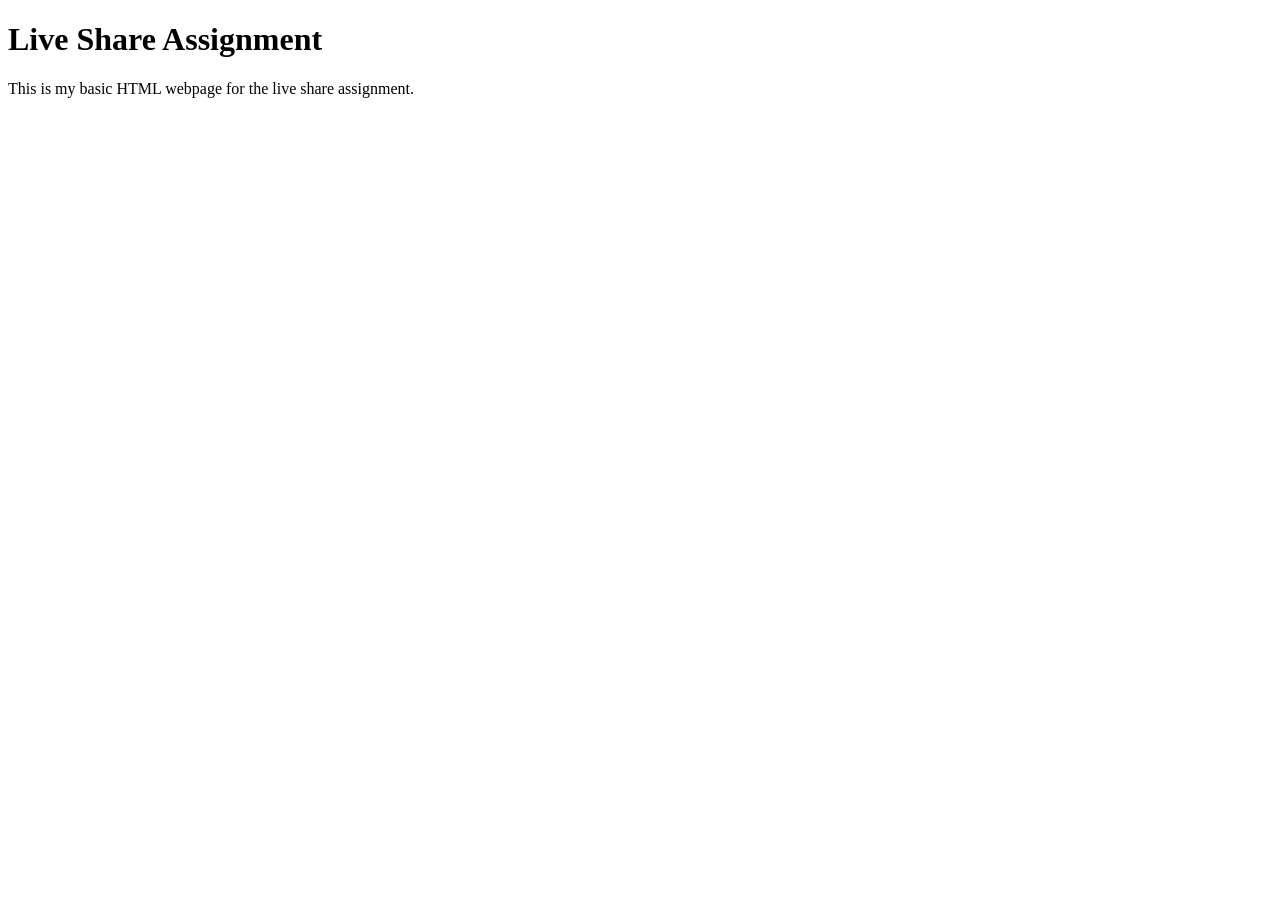
<file: index.html>
<!DOCTYPE html>
<html lang=""en">
<head>
    <meta charset= "UTF-8">
    <meta name="viewport" content="width=device-width, intial-scale=1.0">
    <title>Live Share Assignment</title>
</head>
<body>
    <h1>Live Share Assignment</h1>
    <p>This is my basic HTML webpage for the live share assignment.</p>
</body>
</html>
</file>
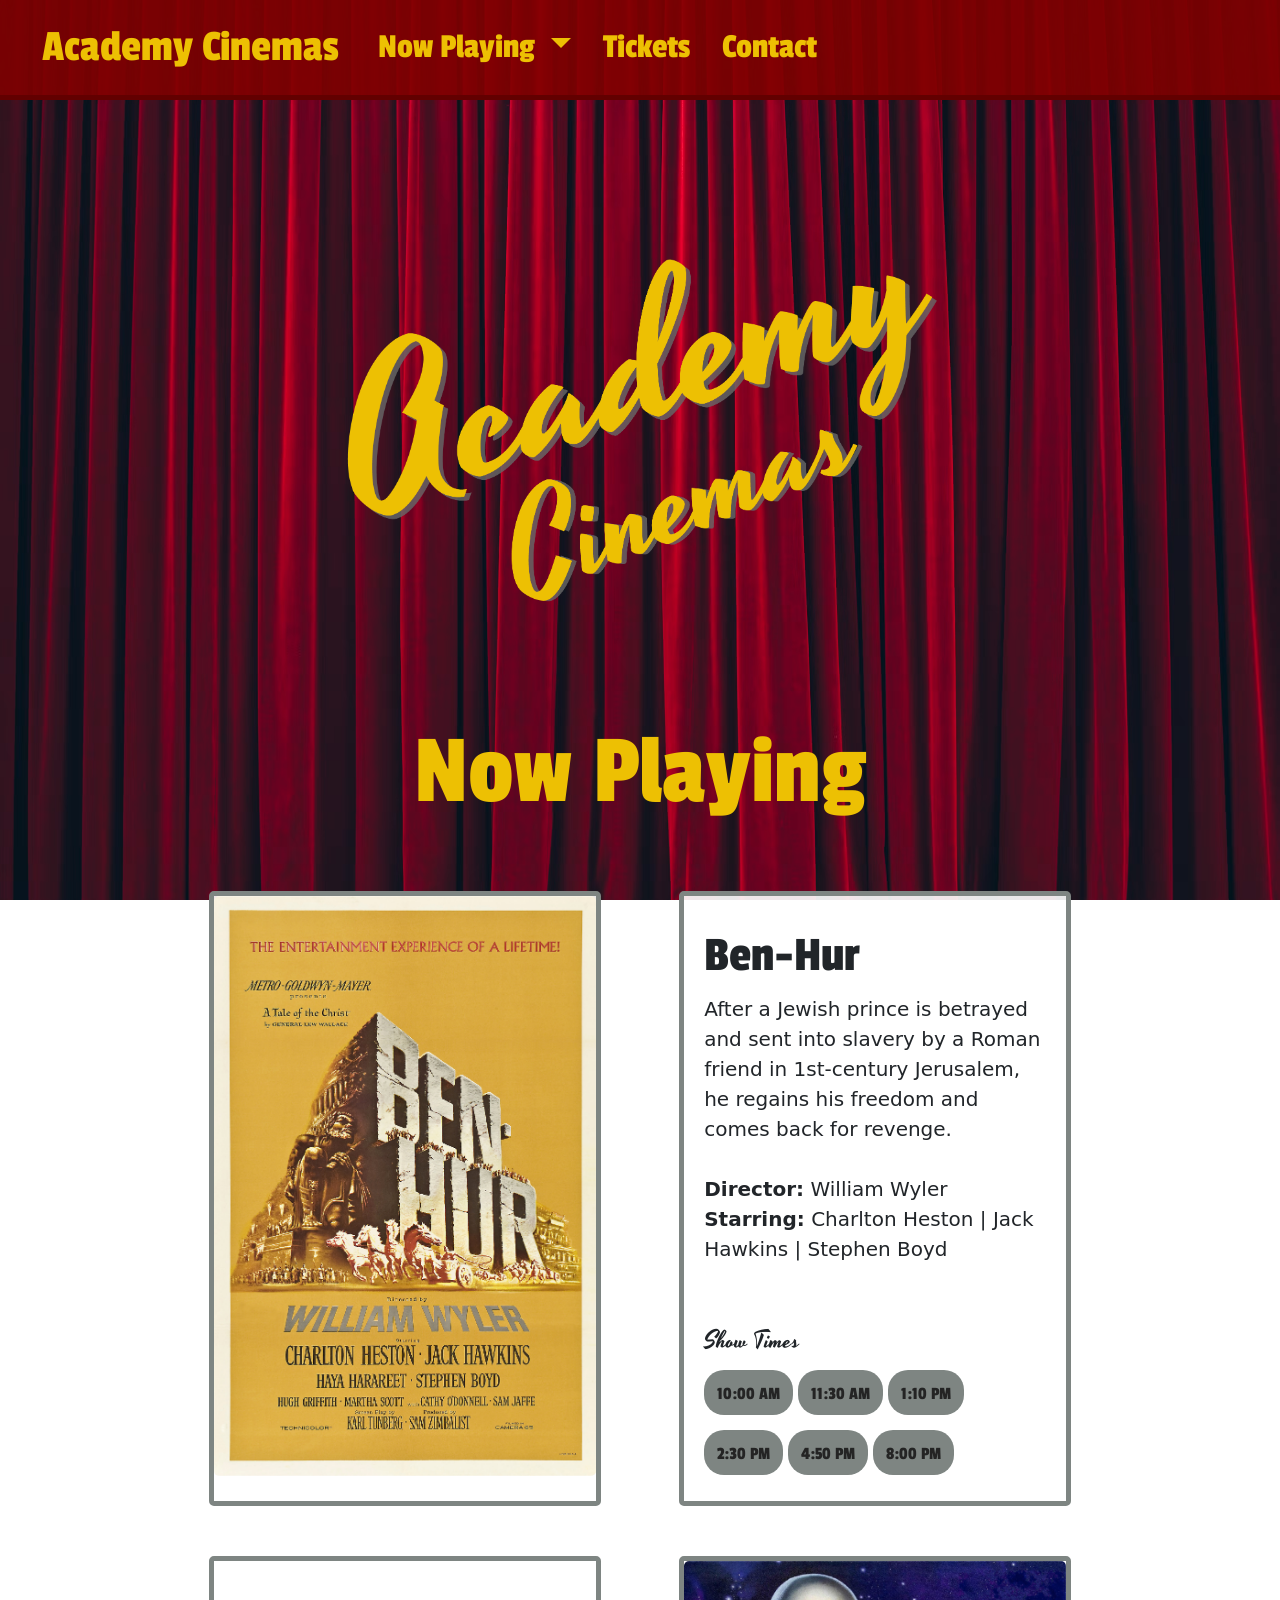
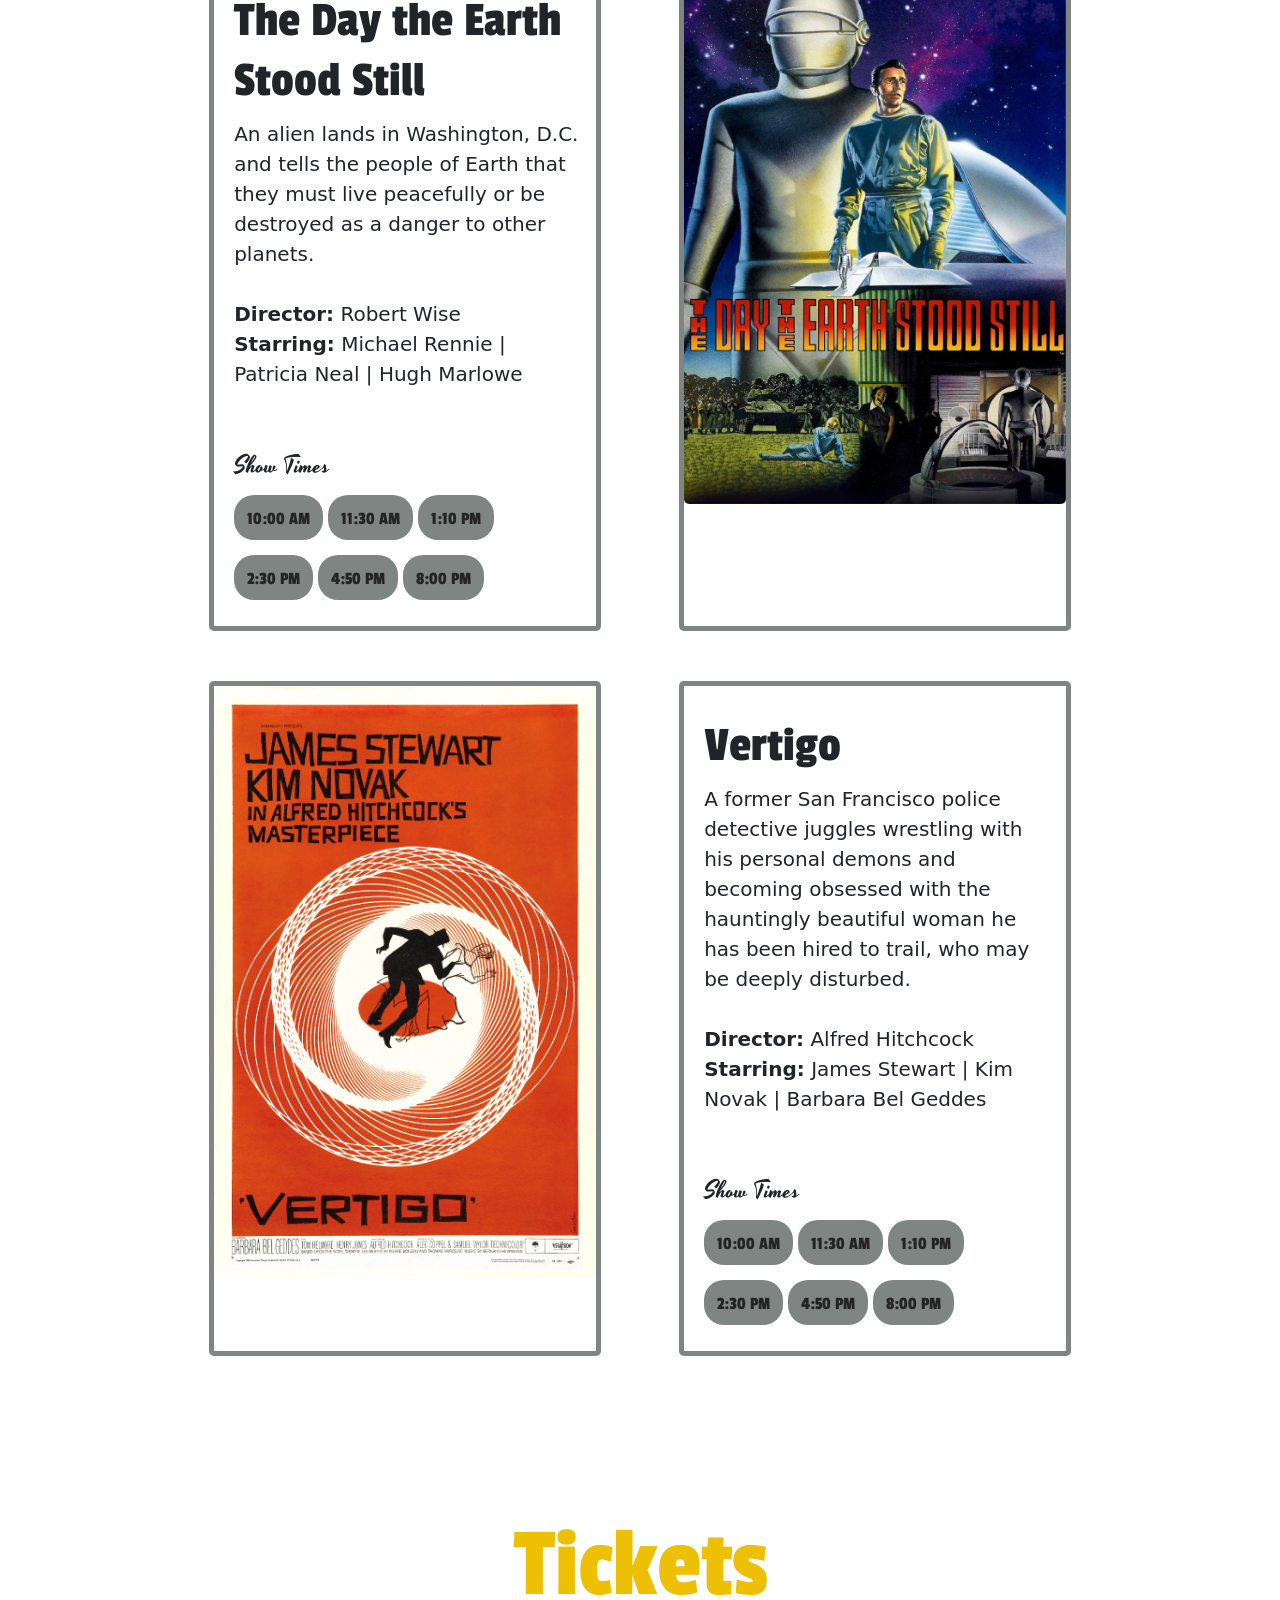
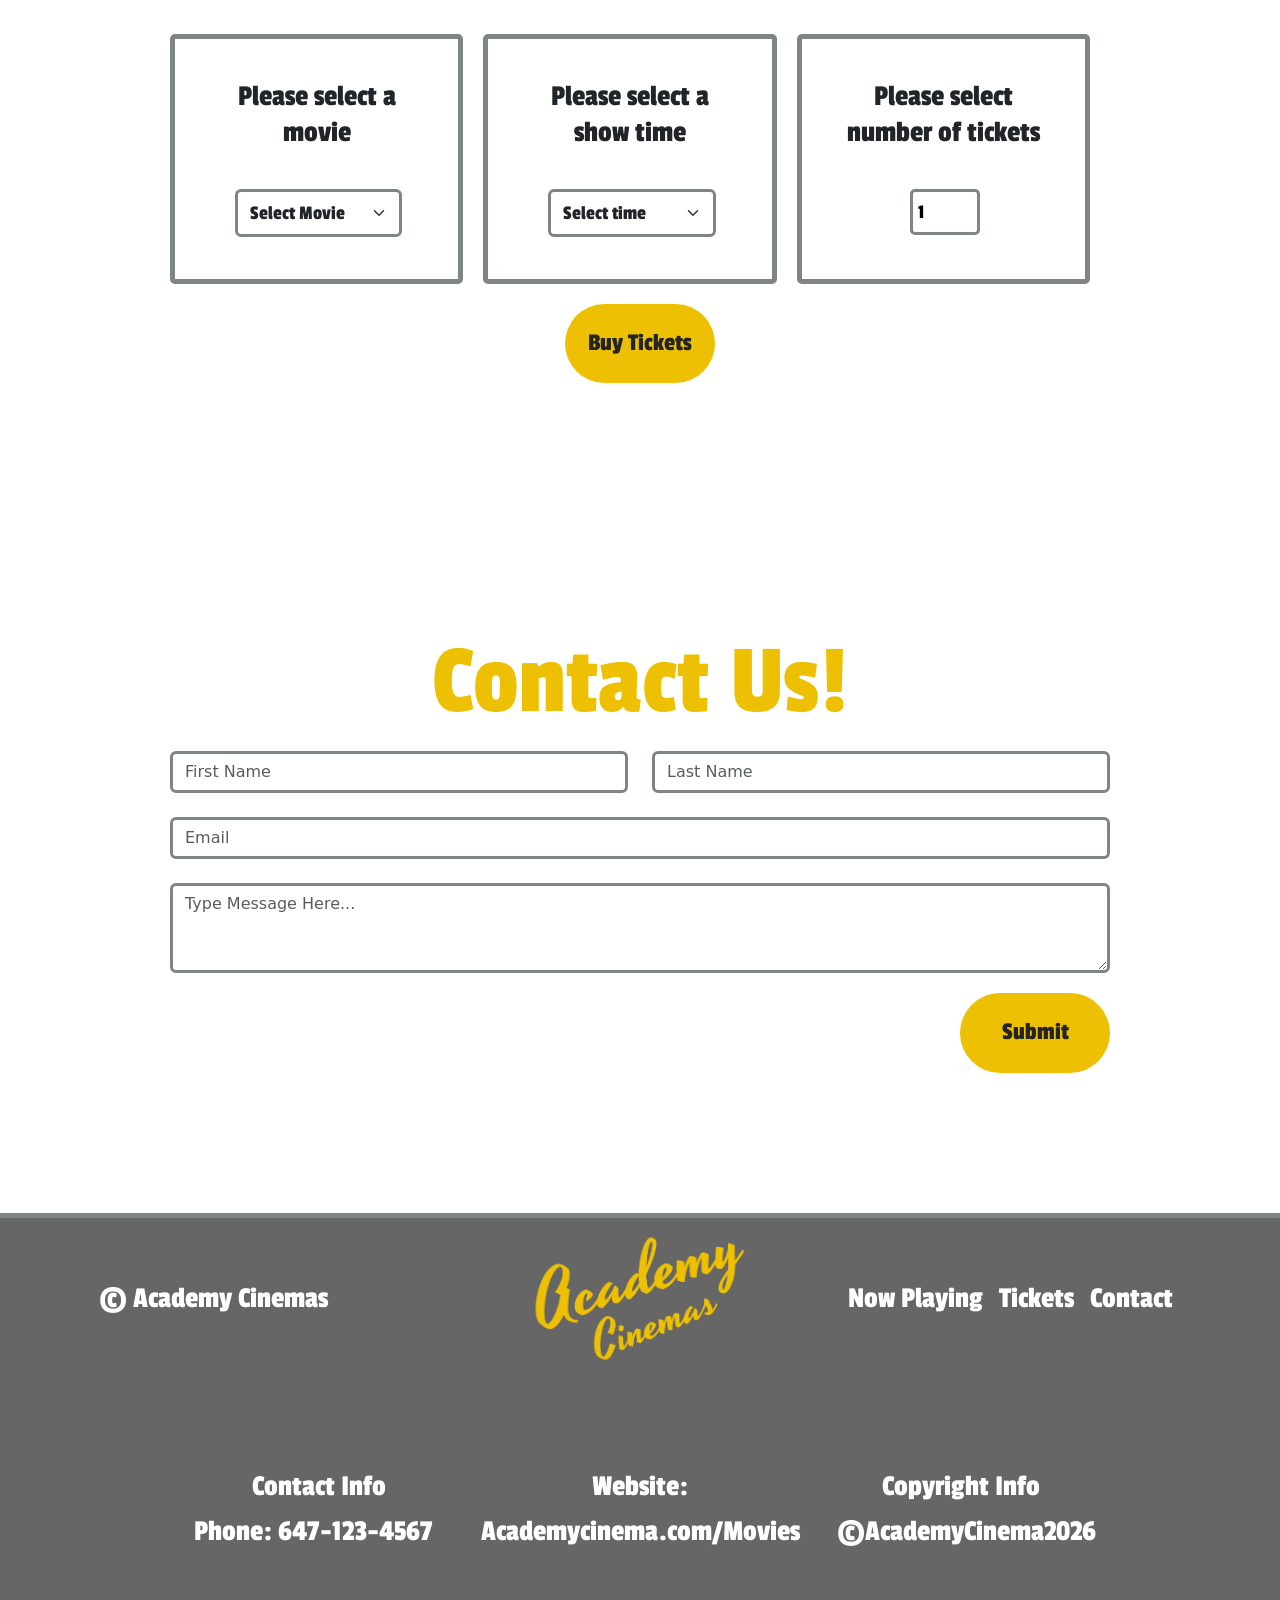
<file: Academy-Cinemas/index.html>
<!doctype html>
<html lang="en">

<head>
  <meta charset="utf-8">
  <meta name="viewport" content="width=device-width, initial-scale=1">
  <title>Academy Cinemas</title>
  <!--BOOTSTRAP CSS-->
  <link href="https://cdn.jsdelivr.net/npm/bootstrap@5.2.3/dist/css/bootstrap.min.css" rel="stylesheet"
    integrity="sha384-rbsA2VBKQhggwzxH7pPCaAqO46MgnOM80zW1RWuH61DGLwZJEdK2Kadq2F9CUG65" crossorigin="anonymous">
  <!--CUSTOM CSS listed last to override Bootstrap CSS based on levels of specificity-->
  <link rel="stylesheet" href="css/custom.css">
  <!--Custom CSS for multiple screen sizes-->
  <link href="css/custom-css-media.css" rel="stylesheet">
</head>

<body>
  <!--BOOTSTRAP JAVASCRIPT-->
  <script
    src="https://cdn.jsdelivr.net/npm/bootstrap@5.2.3/dist/js/bootstrap.bundle.min.js"
    integrity="sha384-kenU1KFdBIe4zVF0s0G1M5b4hcpxyD9F7jL+jjXkk+Q2h455rYXK/7HAuoJl+0I4"
    crossorigin="anonymous">
  </script>
  <!--NAVBAR-->
  <nav class="navbar navbar-expand-lg sticky-top">
    <div class="container-fluid">
      <a class="navbar-brand" href="#">Academy Cinemas</a>
      <button
        class="navbar-toggler"
        type="button"
        data-bs-toggle="collapse"
        data-bs-target="#navbarNavDropdown"
        aria-controls="navbarNavDropdown"
        aria-expanded="false"
        aria-label="Toggle navigation">
        <span class="navbar-toggler-icon"></span>
      </button>
      <div class="collapse navbar-collapse" id="navbarNavDropdown">
        <ul class="navbar-nav">
          <li class="nav-item dropdown">
            <a
              class="nav-link dropdown-toggle"
              href="#"
              role="button"
              data-bs-toggle="dropdown"
              aria-expanded="false">
                Now Playing
            </a>
            <ul class="dropdown-menu">
              <li>
                <a class="dropdown-item" href="#ben-hur">Ben Hur</a>
              </li>
              <li>
                <a class="dropdown-item" href="#stood-still">The Day the Earth Still</a>
              </li>
              <li>
                <a class="dropdown-item" href="#vertigo">Vertigo</a>
              </li>
            </ul>
          </li>
          <li class="nav-item">
            <a class="nav-link" href="#tickets">Tickets</a>
          </li>
          <li class="nav-item">
            <a class="nav-link" href="#contact">Contact</a>
          </li>
        </ul>
      </div>
    </div>
  </nav>
  <!--LOGO-->
  <header class="row justify-content-center">
    <img
      src="images/logo.png"
      class="img-fluid col-lg-6"
      id="header-image"
      alt="Academy Cinemas Logo"
     >
  </header>
  <!--NOW PLAYING-->
  <section>
    <div class="container" id="now-playing">
      <h1>Now Playing</h1>
      <!--BEN HUR-->
      <!--BEN HUR MOVIE COVER POSTER-->
      <div class="d-flex flex-row flex-wrap spacer" id="ben-hur">
        <div class="card col-lg-5 mx-auto">
          <img
            src="images/ben-hur.jpg"
            class="img-fluid"
            alt="Ben Hur Movie Poster"
          >
        </div>
        <!--BEN HUR MOVIE DESCRIPTION AND SHOW TIMES-->
        <div class="card col-lg-5 mx-auto">
          <div class="card-body">
            <h3 class="card-title">Ben-Hur</h3>
            <!--BEN-HUR MOVIE DESCRIPTION-->
            <p class="lead">
              After a Jewish prince is betrayed and sent into slavery by a Roman friend in
              1st-century Jerusalem, he regains his freedom and comes back for revenge.
              <br>
              <br>
              <b>Director:</b> William Wyler
              <br>
              <b>Starring:</b> Charlton Heston | Jack Hawkins | Stephen Boyd
            </p>
            <br>
            <br>
            <!--BEN-HUR SHOW TIMES-->
            <h4 class="card-title">Show Times</h4>
            <div class="row">
              <div class="col">
                <a class="btn" href="#tickets" role="button">10:00 AM</a>
                <a class="btn" href="#tickets" role="button">11:30 AM</a>
                <a class="btn" href="#tickets" role="button">1:10 PM</a>
              </div>
            </div>
            <div class="row">
              <div class="col">
                <a class="btn" href="#tickets" role="button">2:30 PM</a>
                <a class="btn" href="#tickets" role="button">4:50 PM</a>
                <a class="btn" href="#tickets" role="button">8:00 PM</a>
              </div>
            </div>
          </div>
        </div>
      </div>
      <!--THE DAY THE EARTH STOOD STILL-->
      <div class="d-flex flex-row flex-wrap spacer" id="stood-still">
        <div class="card col-lg-5 mx-auto">
          <div class="card-body">
            <h3 class="card-title">The Day the Earth Stood Still</h3>
            <!--THE DAY THE EARTH STOOD STILL MOVIE DESCRIPTION-->
            <p class="lead">
              An alien lands in Washington, D.C. and tells the people of Earth that they must
              live peacefully or be destroyed as a danger to other planets.
              <br>
              <br>
              <b>Director:</b> Robert Wise
              <br>
              <b>Starring:</b> Michael Rennie | Patricia Neal | Hugh Marlowe
            </p>
            <br>
            <br>
            <!--THE DAY THE EARTH STOOD STILL SHOW TIMES-->
            <h4 class="card-title">Show Times</h4>
            <div class="row">
              <div class="col">
                <a class="btn" href="#tickets" role="button">10:00 AM</a>
                <a class="btn" href="#tickets" role="button">11:30 AM</a>
                <a class="btn" href="#tickets" role="button">1:10 PM</a>
              </div>
            </div>
            <div class="row">
              <div class="col">
                <a class="btn" href="#tickets" role="button">2:30 PM</a>
                <a class="btn" href="#tickets" role="button">4:50 PM</a>
                <a class="btn" href="#tickets" role="button">8:00 PM</a>
              </div>
            </div>
          </div>
        </div>
        <!--THE DAY THE EARTH STOOD STILL MOVIE COVER POSTER-->
        <div class="card col-lg-5 mx-auto">
          <img
            src="images/earth-stood-still.jpg"
            class="img-fluid"
            alt="The Day the Earth Stood Still Movie Poster"
          >
        </div>
        <!--VERTIGO-->
        <!--VERTIGO MOVIE COVER POSTER-->
        <div class="d-flex flex-row flex-wrap spacer" id="vertigo">
          <div class="card col-lg-5 mx-auto">
            <img
              src="images/vertigo.jpg"
              class="img-fluid"
              alt="Vertigo Movie Poster"
            >
          </div>
          <!--VERTIGO MOVIE DESCRIPTION AND SHOW TIMES-->
          <div class="card col-lg-5 mx-auto">
            <div class="card-body">
              <h3 class="card-title">Vertigo</h3>
              <!--VERTIGO MOVIE DESCRIPTION-->
              <p class="lead">
                A former San Francisco police detective juggles wrestling with
                his personal demons and becoming obsessed with the hauntingly
                beautiful woman he has been hired to trail, who may be deeply disturbed.
                <br>
                <br>
                <b>Director:</b> Alfred Hitchcock
                <br>
                <b>Starring:</b> James Stewart | Kim Novak | Barbara Bel Geddes
              </p>
              <br>
              <br>
              <!--VERTIGO SHOW TIMES-->
              <h4 class="card-title">Show Times</h4>
              <div class="row">
                <div class="col">
                  <a class="btn" href="#tickets" role="button">10:00 AM</a>
                  <a class="btn" href="#tickets" role="button">11:30 AM</a>
                  <a class="btn" href="#tickets" role="button">1:10 PM</a>
                </div>
              </div>
              <div class="row">
                <div class="col">
                  <a class="btn" href="#tickets" role="button">2:30 PM</a>
                  <a class="btn" href="#tickets" role="button">4:50 PM</a>
                  <a class="btn" href="#tickets" role="button">8:00 PM</a>
                </div>
              </div>
            </div>
          </div>
        </div>
      </div>
    </div>
  </section>
  <!--TICKETS-->
  <section>
    <div class="container spacer" id="tickets">
      <h1>Tickets</h1>
      <div class="d-flex flex-row flex-wrap">
        <!--MOVIE SELECTION-->
        <div class="col">
          <div class="card text-center">
            <h5 class="card-title">Please select a movie</h5>
            <div class="card-body">
              <select class="form-select" aria-label="Movie title selection">
                <option selected>Select Movie</option>
                <option value="1">Ben-Hur</option>
                <option value="2">The Day the Earth Stood Still</option>
                <option value="3">Vertigo</option>
              </select>
            </div>
          </div>
        </div>
        <!--TIME SELECTION-->
        <div class="col">
          <div class="card text-center">
            <h5 class="card-title">Please select a show time</h5>
            <div class="card-body">
              <select class="form-select" aria-label="Show time selection">
                <option selected>Select time</option>
                <option value="1">10:00 AM</option>
                <option value="2">11:30 AM</option>
                <option value="3">1:10 PM</option>
                <option value="4">2:30 PM</option>
                <option value="4">4:50 PM</option>
                <option value="6">8:00 PM</option>
              </select>
            </div>
          </div>
        </div>
        <!--NUMBER OF TICKETS-->
        <div class="col">
          <div class="card text-center">
            <h5 class="card-title">Please select number of tickets</h5>
            <div class="card-body">
              <input type="number" id="quantity" value="1" step="1">
            </div>
          </div>
        </div>
      </div>
      <!--BUY TICKETS BUTTON-->
      <div class="row justify-content-center">
        <div class="col-auto">
          <button type="submit" class="btn yellow-btn">Buy Tickets</button>
        </div>
      </div>
    </div>
  </section>
  <!--CONTACT FORM-->
  <section>
    <div class="container" id="contact">
      <h1>Contact Us!</h1>
      <div class="row gy-4">
        <div class="col">
          <input type="text" class="form-control" placeholder="First Name">
        </div>
        <div class="col">
          <input type="text" class="form-control" placeholder="Last Name">
        </div>
        <div>
          <input type="email" class="form-control" placeholder="Email">
        </div>
        <div>
          <textarea class="form-control" rows="3" placeholder="Type Message Here..."></textarea>
          <button type="submit" class="btn yellow-btn" id="contact-submit">
            Submit
          </button>
        </div>
      </div>
    </div>
  </section>
  <!--FOOTER-->
  <section>
    <div class="container-fluid">
      <footer class="d-flex flex-wrap justify-content-center align-items-center py-3">
        <p class="col-md-4 mb-0 footer-text">&copy; Academy Cinemas</p>
        <img src="images/logo.png" class="col-md-4 footer-img" alt="Academy Cinemas logo">
        <ul class="nav col-md-4 justify-content-end">
          <li class="nav-item">
            <a href="#now-playing" class="nav-link px-2 footer-text">Now Playing</a>
          </li>
          <li class="nav-item">
            <a href="#tickets" class="nav-link px-2 footer-text">Tickets</a>
          </li>
          <li class="nav-item">
            <a href="#contact" class="nav-link px-2 footer-text">Contact</a>
          </li>
        </ul>
        <!--FOOTER BS GRID SYSTEM-->
        <div class="container text-center">
            <div class="row">
              <div class="col footer-text">
                Contact Info
              </div>
              <div class="col footer-text">
                Website:
              </div>
              <div class="col footer-text">
                Copyright Info
              </div>
            </div>
            <div class="row">
                <div class="col footer-text">
                  Phone: 647-123-4567
                </div>
                <div class="col footer-text">
                  Academycinema.com/Movies
                </div>
                <div class="col footer-text">
                  &copy;AcademyCinema2026
                </div>
              </div>
          </div>

      </footer>
    </div>
  </section>
</body>

</html>
</file>
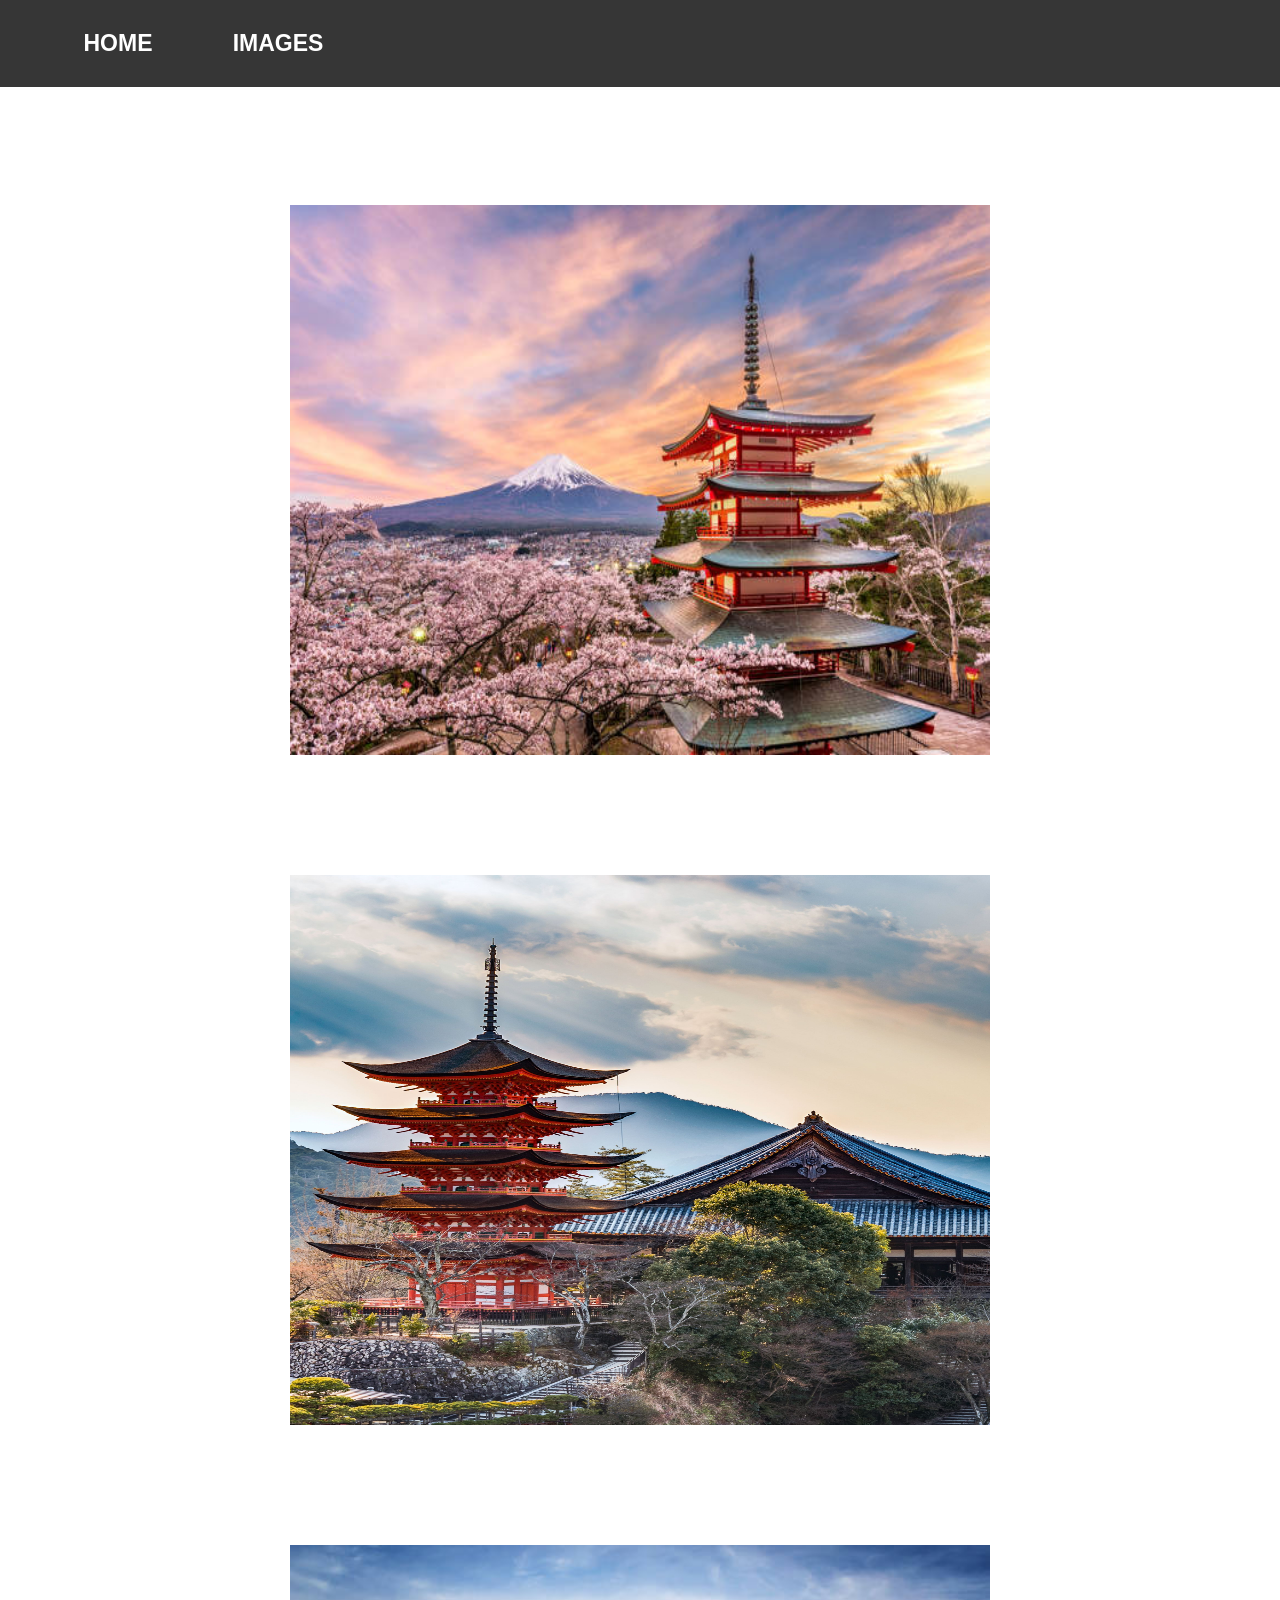
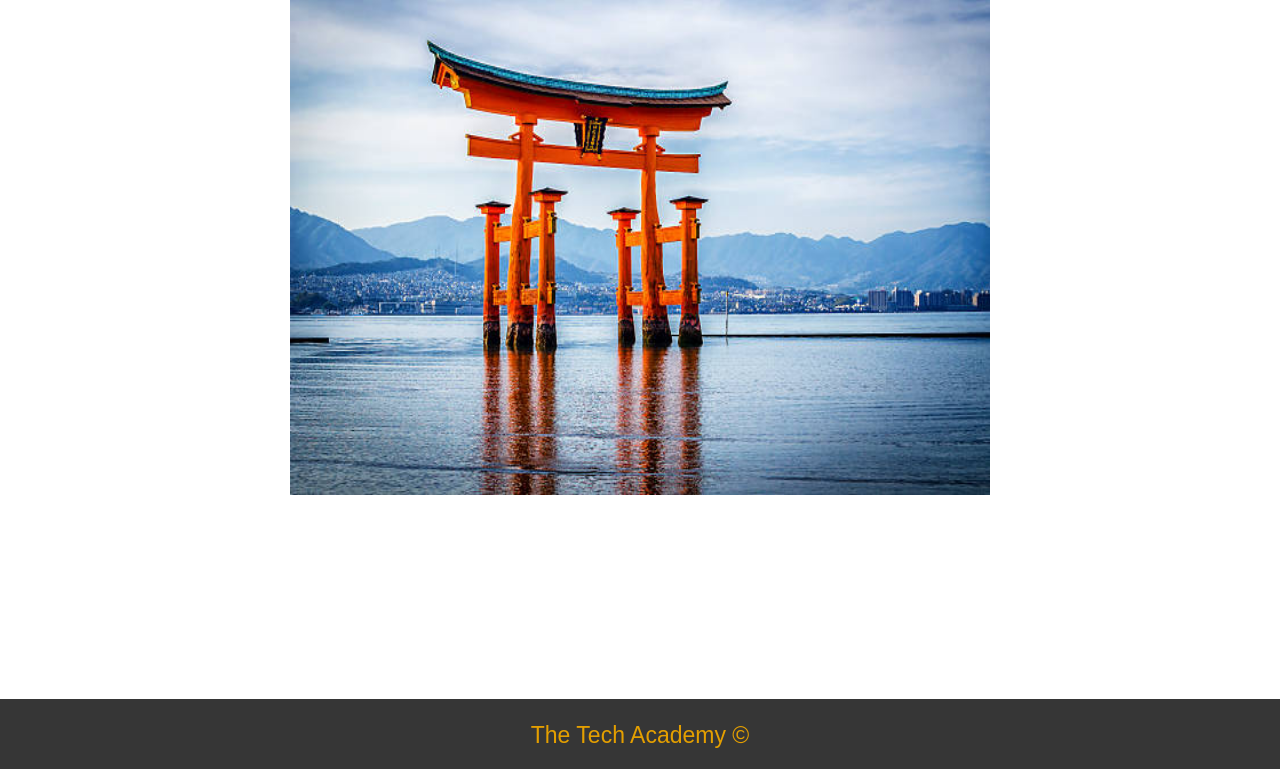
<file: Creating-CSS-Effects/index.html>
<!DOCTYPE html>
<html>
    <head>
        <title>Creating Effects with CSS</title>
        <meta charset="UTF-8">
        <link rel="stylesheet" href="css/style.css">
    </head>
    <body>
        <!--NAVBAR-->
        <nav class="nav-bar">
            <ul>
                <li>
                    <a href="#">Home</a>
                </li>
                <li class="drop">
                    <a href="#">Images</a>
                    <div class="rollover-menu">
                        <a href="#image1">Image 1</a>
                        <a href="#image2">Image 2</a>
                        <a href="#image3">Image 3</a>
                    </div>
                </li>
            </ul>
        </nav>
        <!--IMAGES-->
        <section>
            <!--IMAGE ONE-->
            <div class="image-container" id="image1">
                <img src="images/japan-one.png">
                <div class="overlay"></div>
            </div>
            <!--IMAGE TWO-->
            <div class="image-container" id="image2">
                <img src="images/japan-two.png" class="zoom">
            </div>
            <!--IMAGE THREE-->
            <div class="image-container" id="image3">
                <div class="circle">
                <img src="images/japan-three.png">
                </div>
            </div>
        </section>
        <footer>
            <div class="footer-text">
                <p>The Tech Academy &copy;</p>
            </div>
        </footer>
    </body>
</html>
</file>
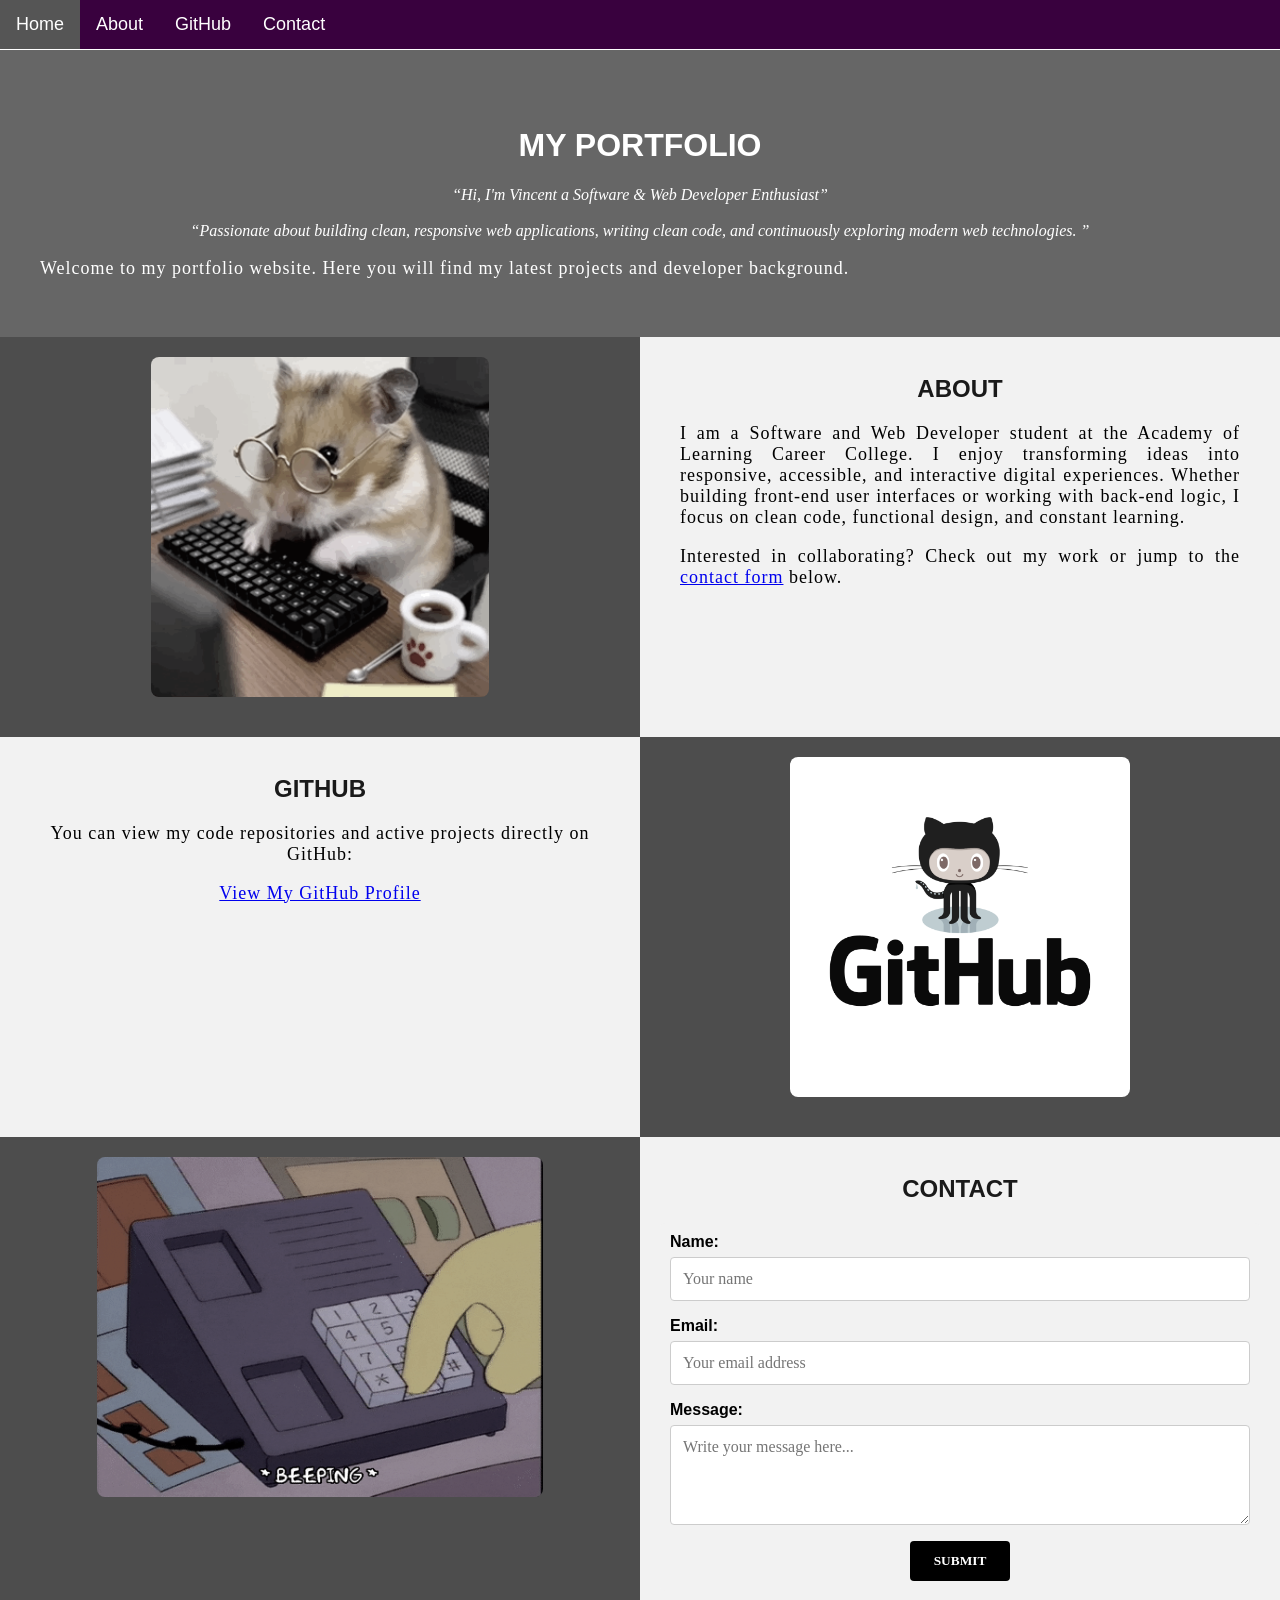
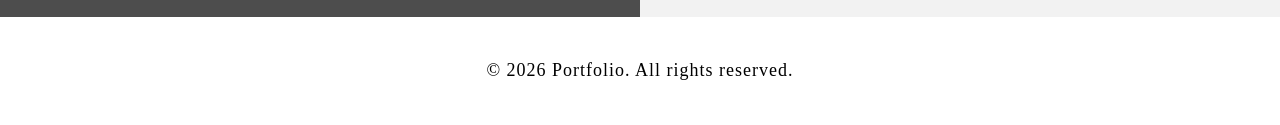
<file: Portfolio Website/index.html>
<!DOCTYPE html>
<html lang="en">
    <head>
        <meta charset="UTF-8">
        <meta name="viewport" content="width=device-width, initial-scale=1.0">
        <title>Portfolio</title>
        <link rel="stylesheet" type="text/css" href="stylesheet/portfolio.css">
    </head>

    <body class="Background">
        
        <!--Navbar-->
        <nav class="Navbar">
            <a class="active" href="#Home">Home</a>
            <a href="#About">About</a>
            <a href="#GitHub">GitHub</a>
            <a href="#Contact">Contact</a>
        </nav>

        <!--Background video-->
        <header id="Home">
            <video autoplay muted loop id="Typing_Video">
                <source src="images/video/Typing.mp4" type="video/mp4">
                Your browser does not support HTML5 video.
            </video>

            <div class="Video_Text">
                <h1 class="white-text">My Portfolio</h1>
                <div class="center">
                    <q>Hi, I'm Vincent a Software & Web Developer Enthusiast</q><br><br>
                    <q>Passionate about building clean, responsive web applications, writing clean code, 
                    and continuously exploring modern web technologies.
                    </q>
                
                    <p>Welcome to my portfolio website. Here you will find my latest projects and developer background.</p>
                </div>
            </div>
        </header>

        <!--About section-->
        <section class="Row" id="About">
            <div class="Column_2">
                <img src="images/typing.gif" alt="Developer workspace preview">
            </div>
            <div class="Column_1">
                <h1>About</h1>
                <p>
                    I am a Software and Web Developer student at the Academy of Learning Career College. 
                I enjoy transforming ideas into responsive, accessible, and interactive digital experiences. 
                Whether building front-end user interfaces or working with back-end logic, I focus on clean code, 
                functional design, and constant learning.
                </p>
                <p>
                    Interested in collaborating? Check out my work or jump to the <a href="#Contact">contact form</a> below.
                </p>
            </div>
        </section>

        <!--GitHub section-->
        <section class="Row" id="GitHub">
            <div class="Column_1">
                <h1>GitHub</h1>
                <p class="center">
                    You can view my code repositories and active projects directly on GitHub:
                </p>
                <p class="center">
                    <a href="https://github.com/vinjohfer" target="_blank" rel="noopener noreferrer">View My GitHub Profile</a>
                </p>
            </div>
            <div class="Column_2">
                <a href="https://github.com/vinjohfer" target="_blank" rel="noopener noreferrer">
                    <img src="images/GitHub.png" alt="GitHub Profile Link">
                </a>
            </div>
        </section>

        <!--Contact section-->
        <section class="Row" id="Contact">
            <div class="Column_2 Column_tall">
                <img src="images/dial.gif" alt="Contact section decorative graphic">
            </div>
            <div class="Column_1 Column_tall">
                <h1>Contact</h1>
                <form action="" method="POST">
                    <label for="Name">Name:</label>
                    <input type="text" id="Name" name="Name" placeholder="Your name" required>

                    <label for="Email">Email:</label>
                    <input type="email" id="Email" name="Email" placeholder="Your email address" required>

                    <label for="Message">Message:</label>
                    <textarea id="Message" name="Message" placeholder="Write your message here..." required></textarea>

                    <input type="submit" value="SUBMIT">
                </form>
            </div>
        </section>

        <!--Footer section-->
        <footer>
            <p class="center">&copy; 2026 Portfolio. All rights reserved.</p>
        </footer>

    </body>
</html>
</file>
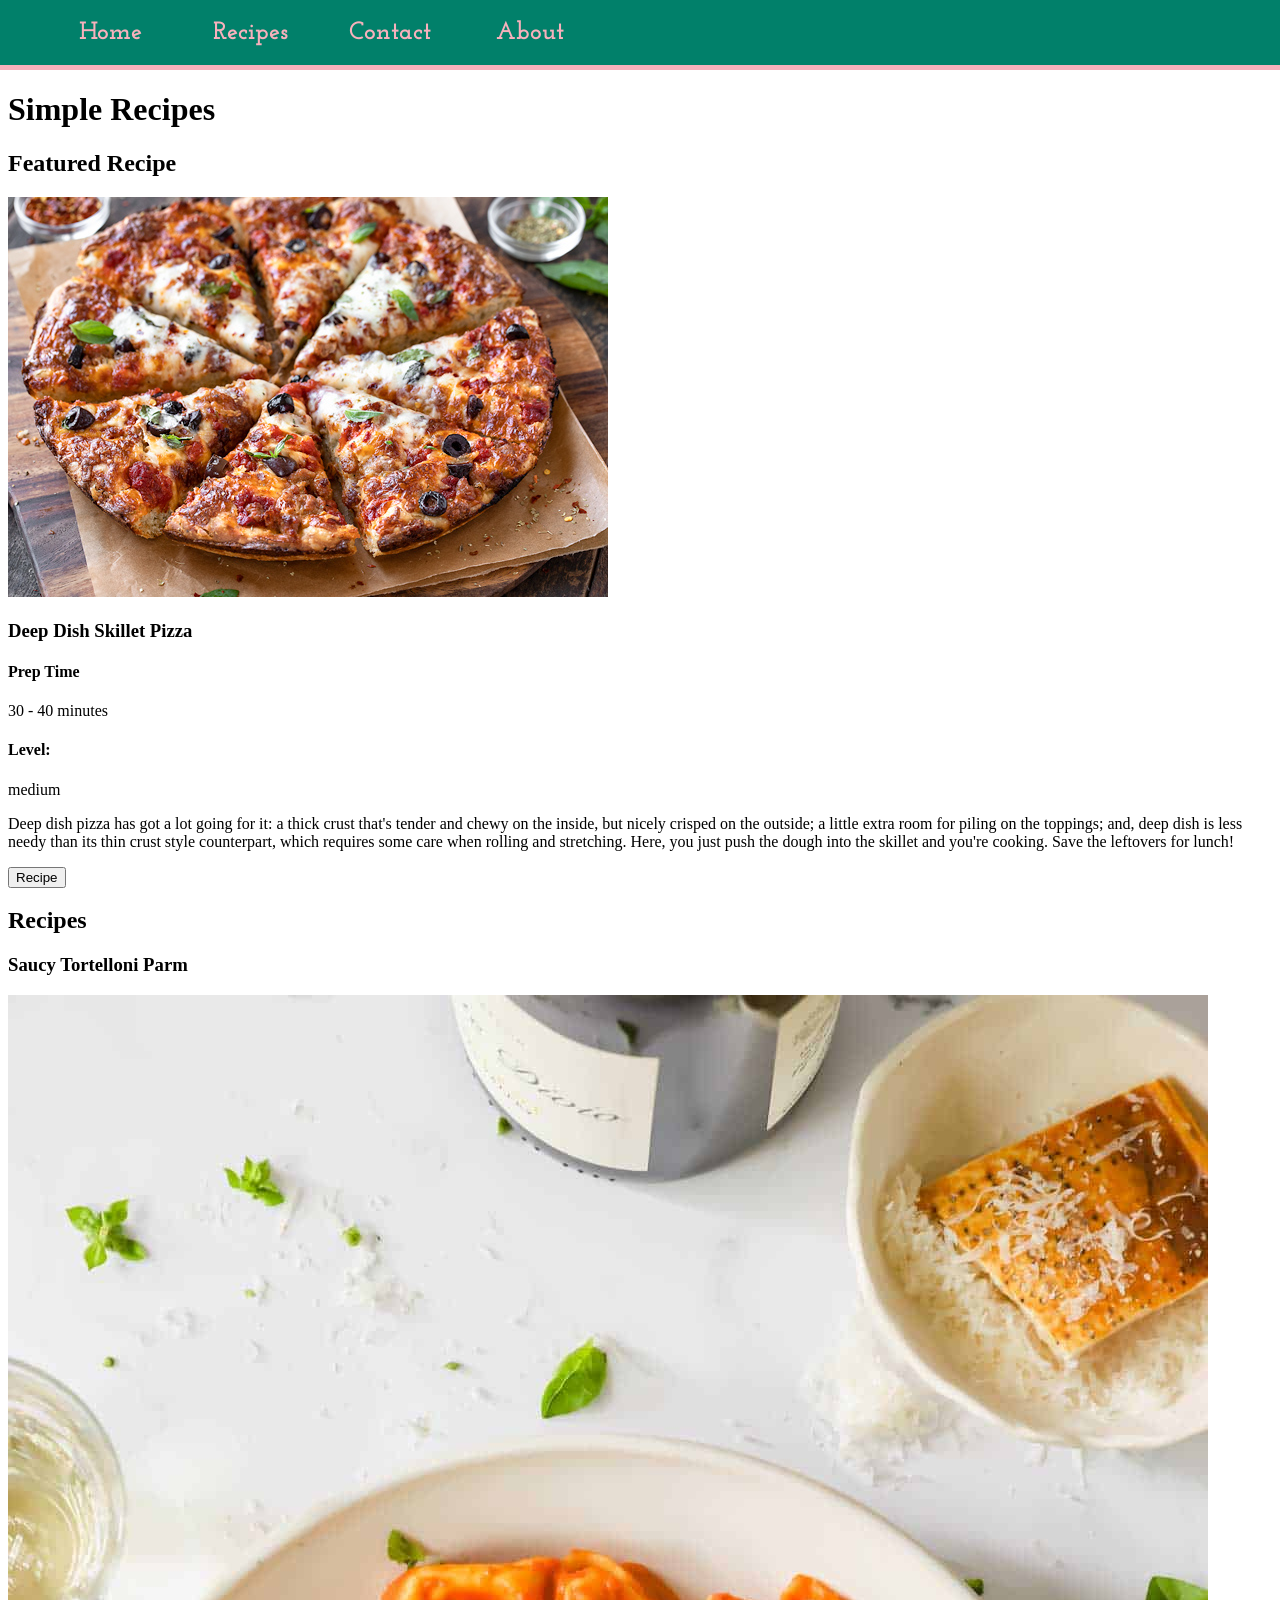
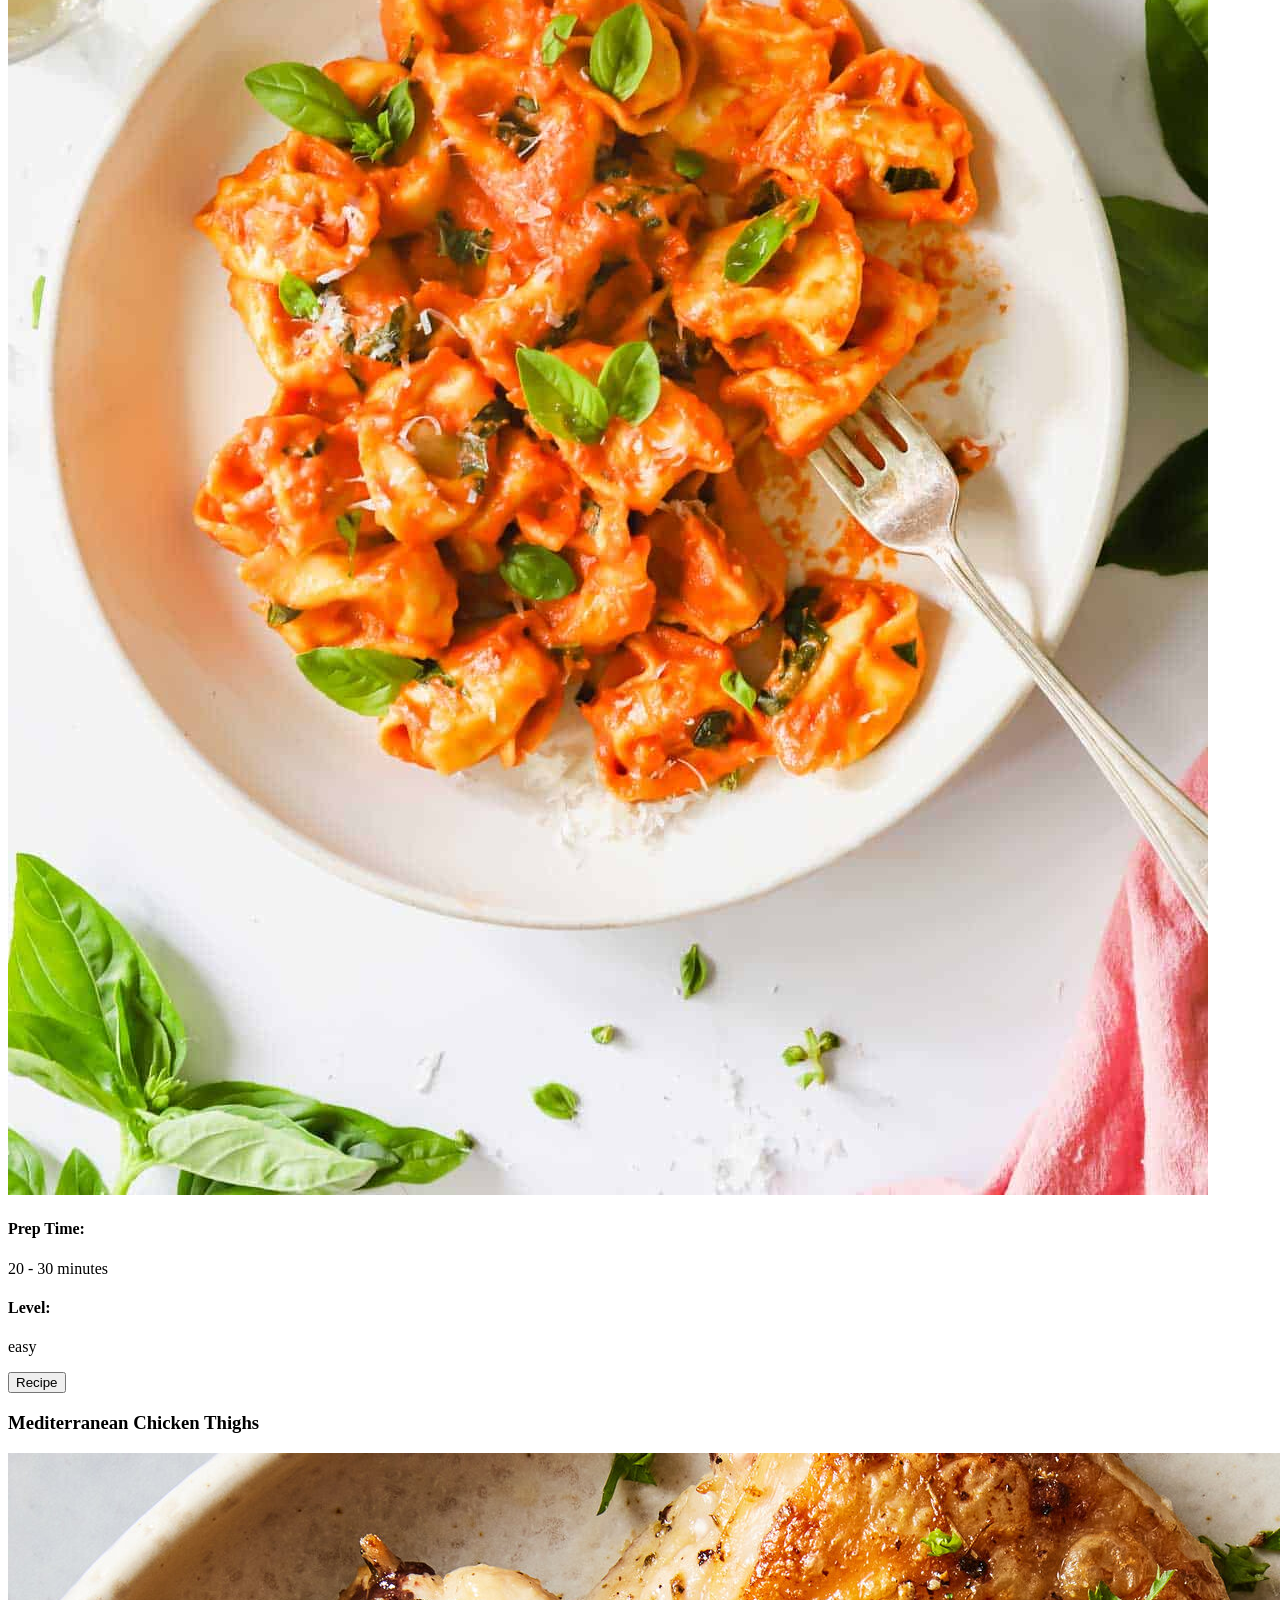
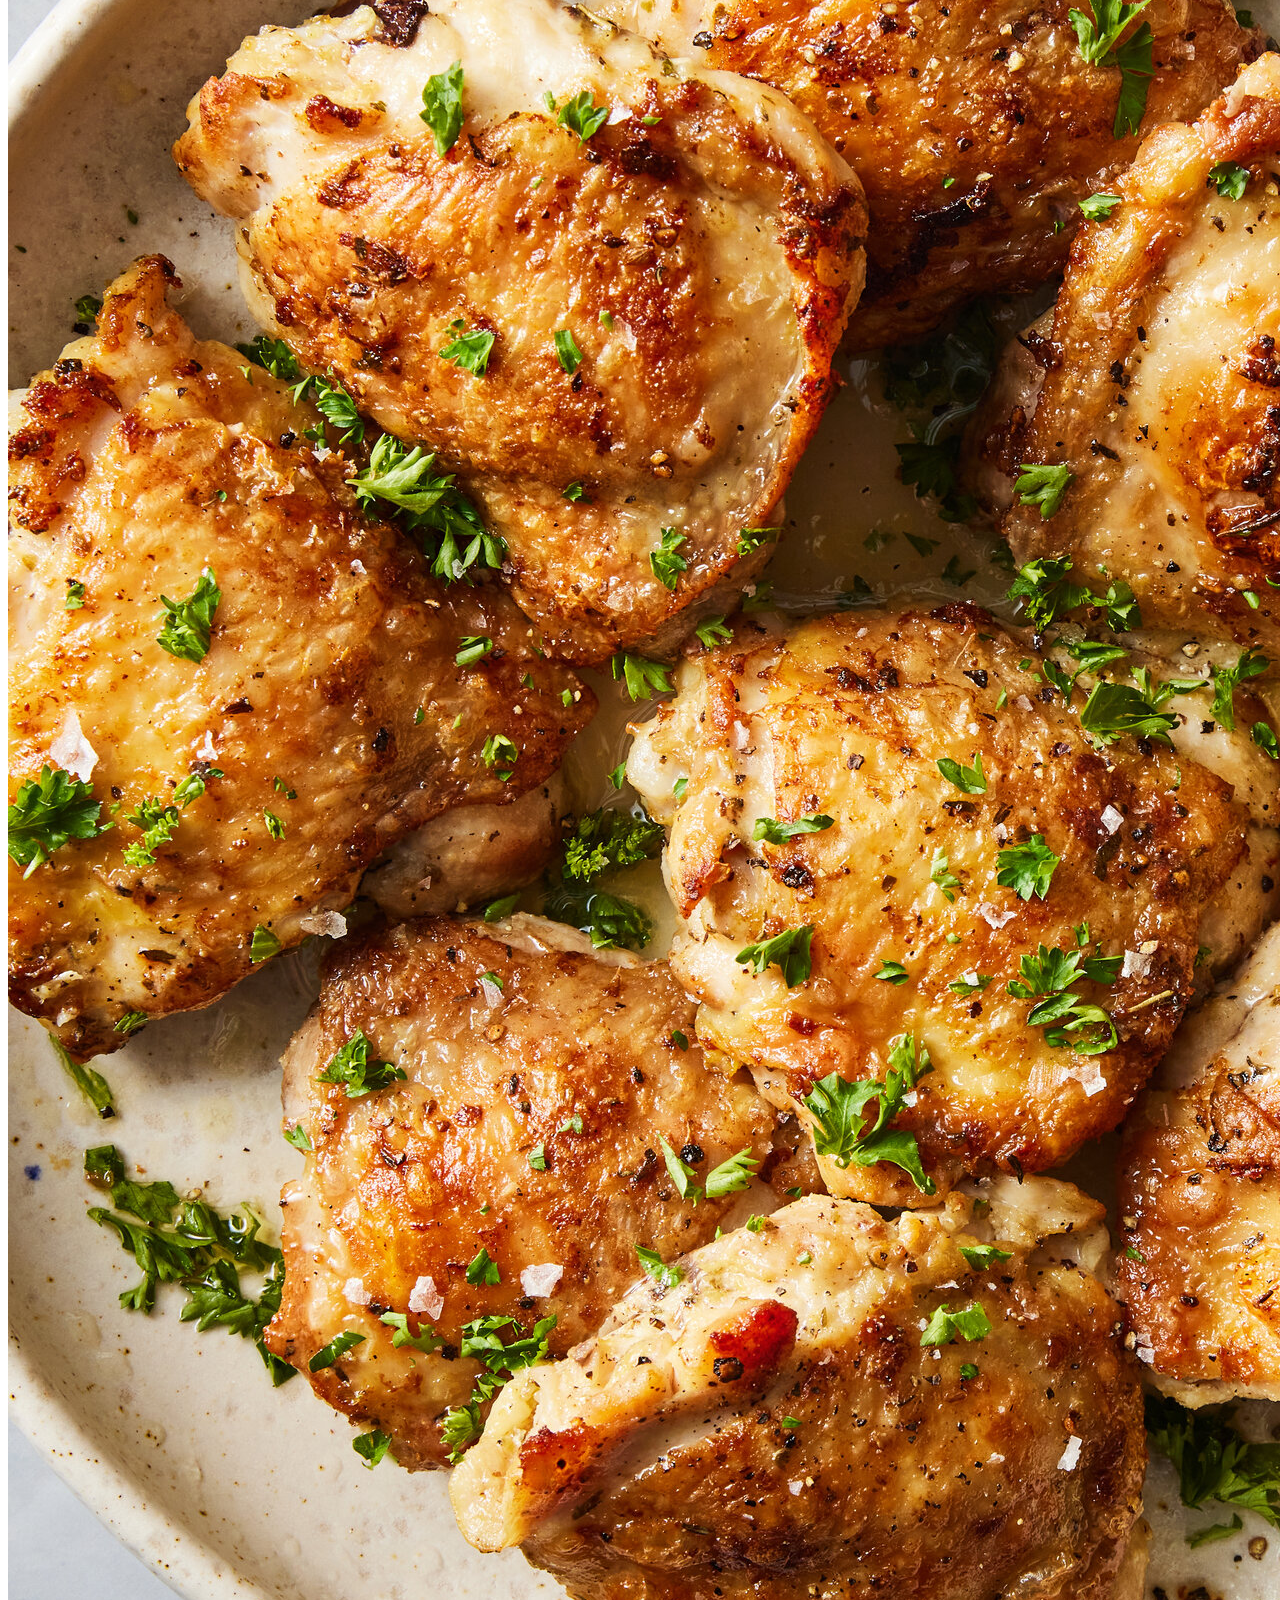
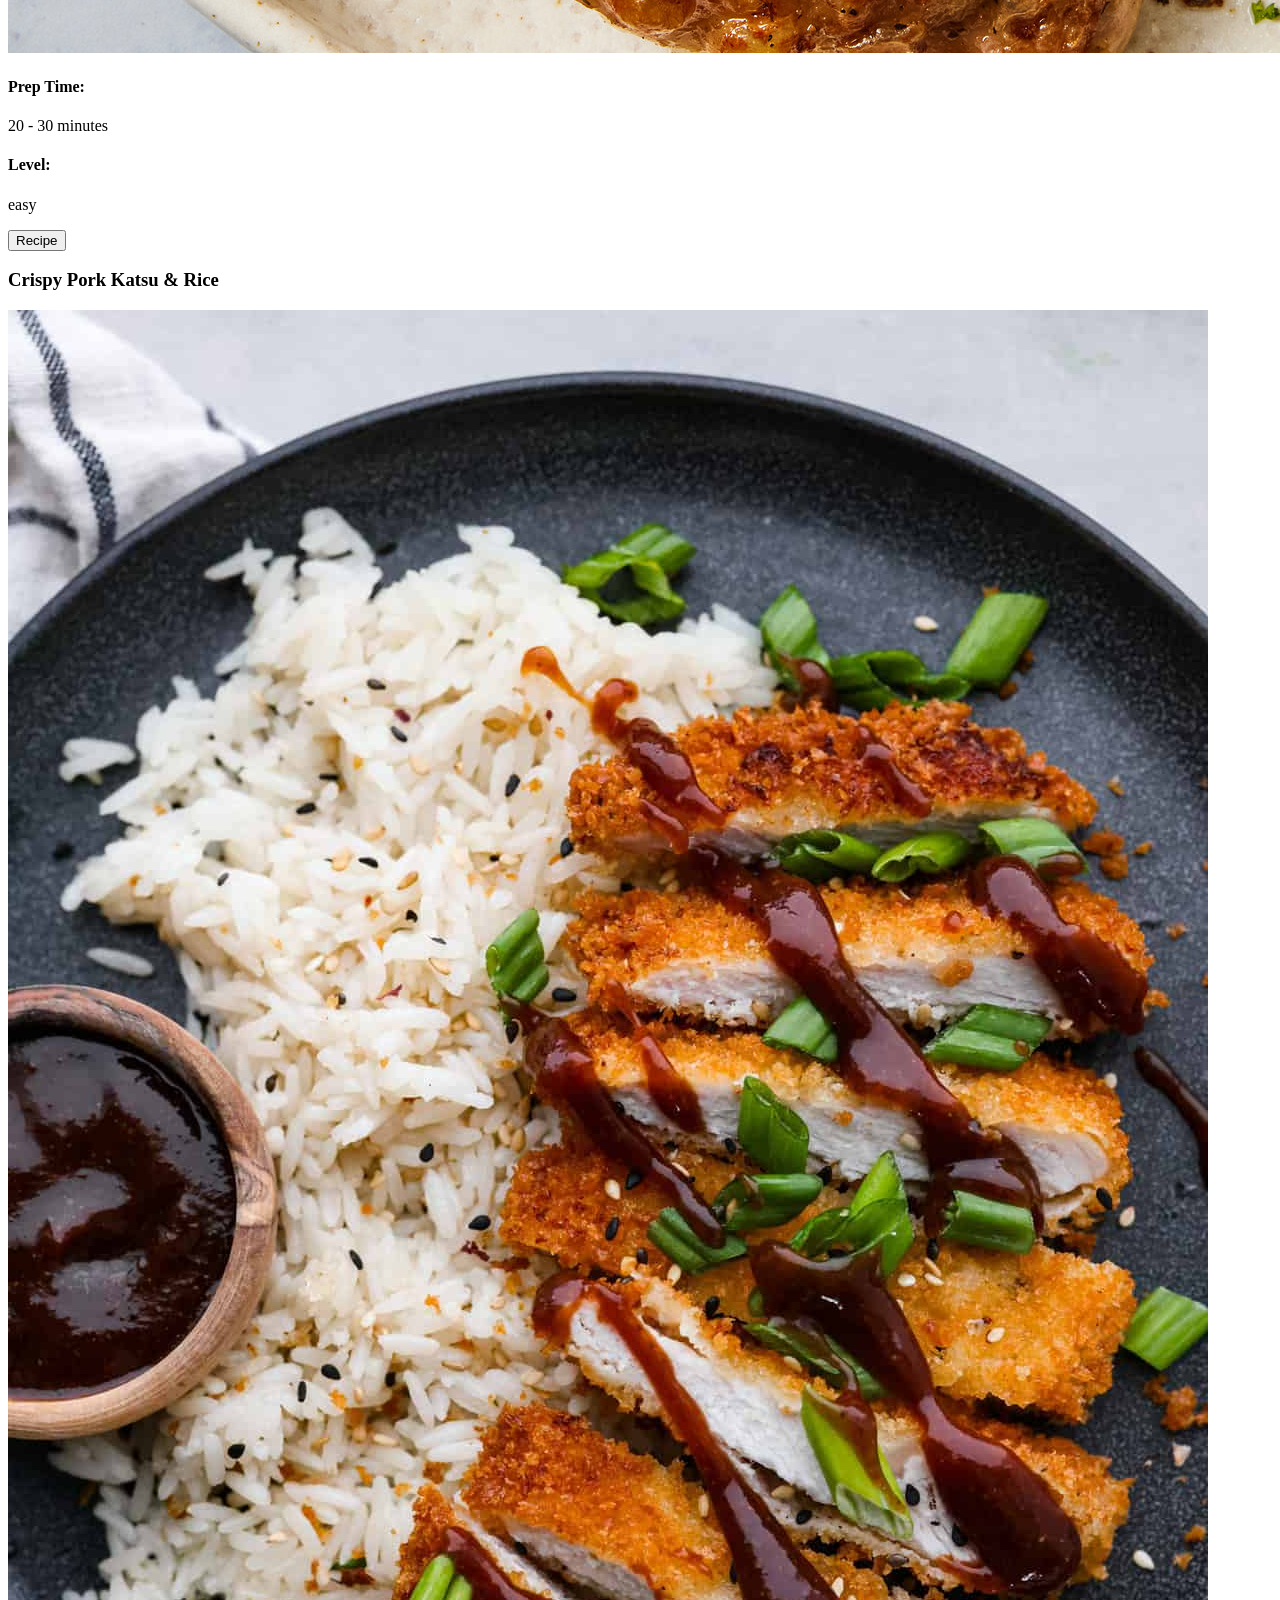
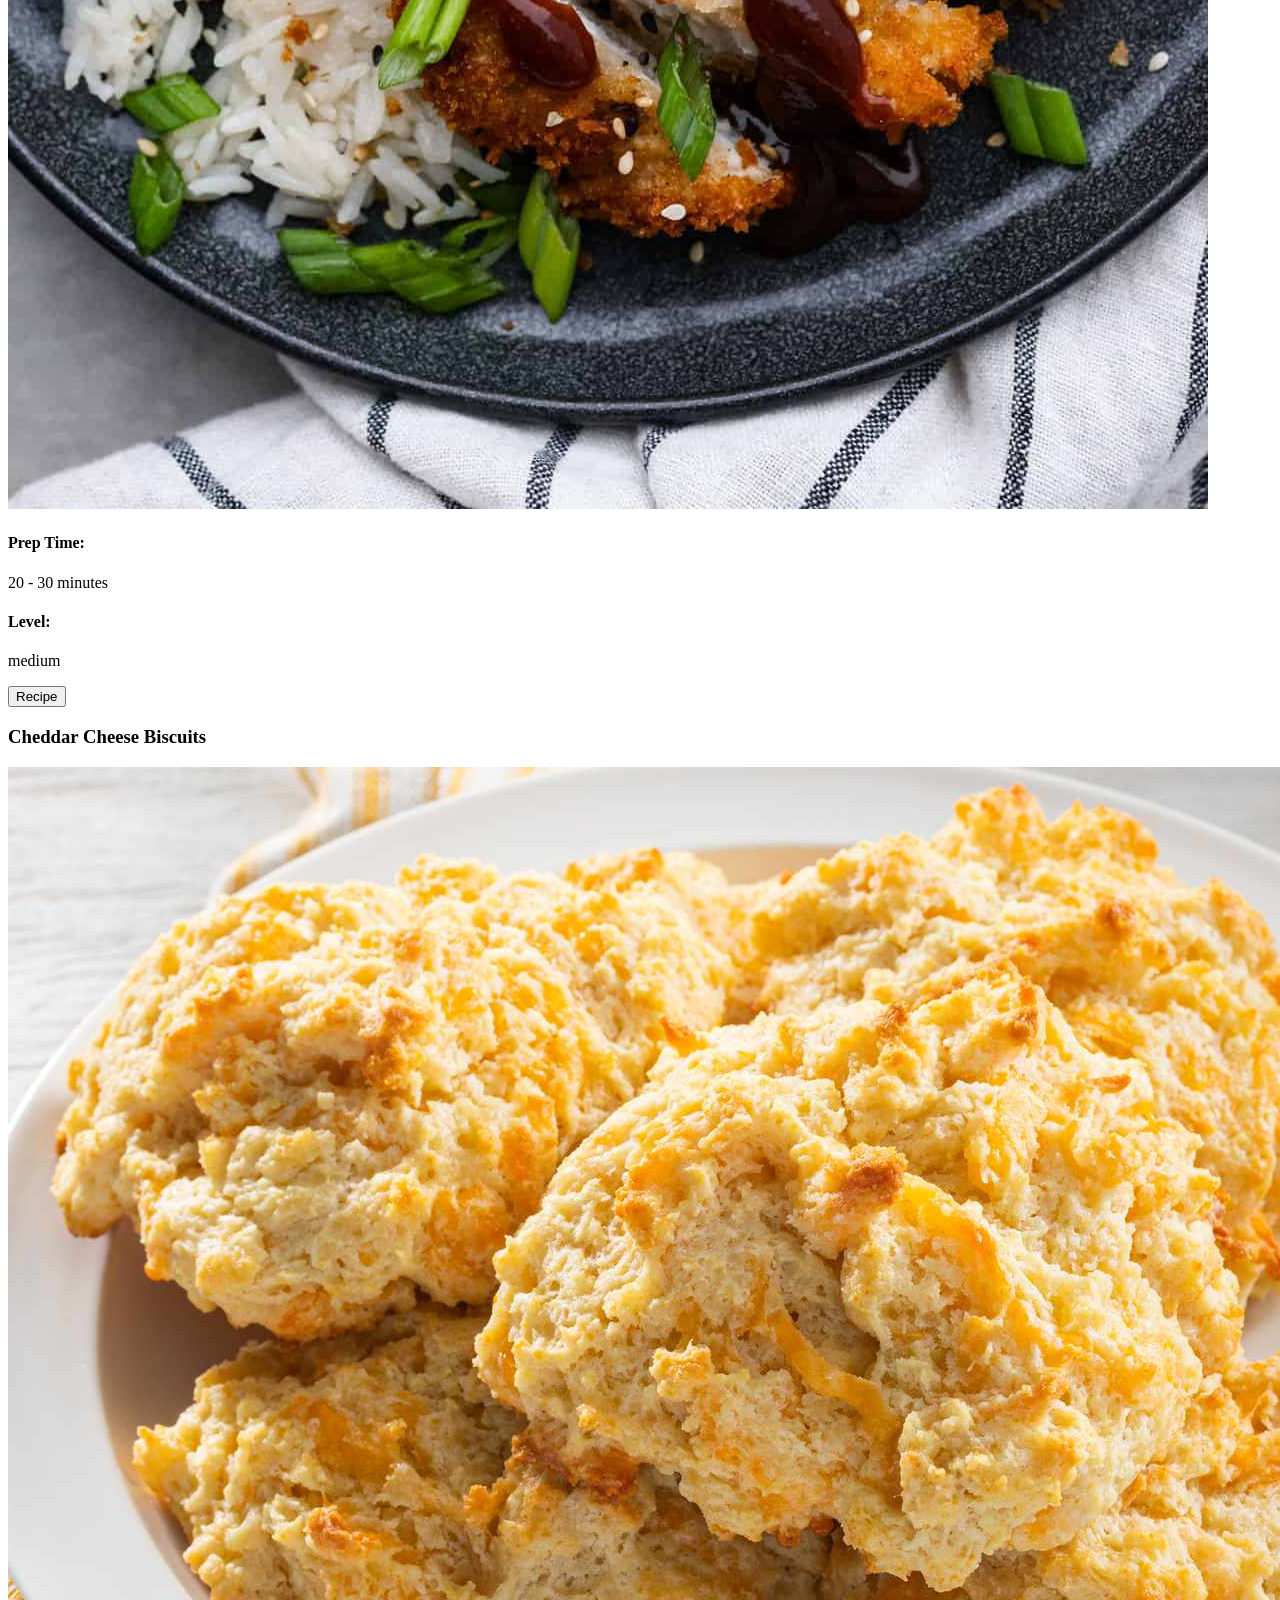
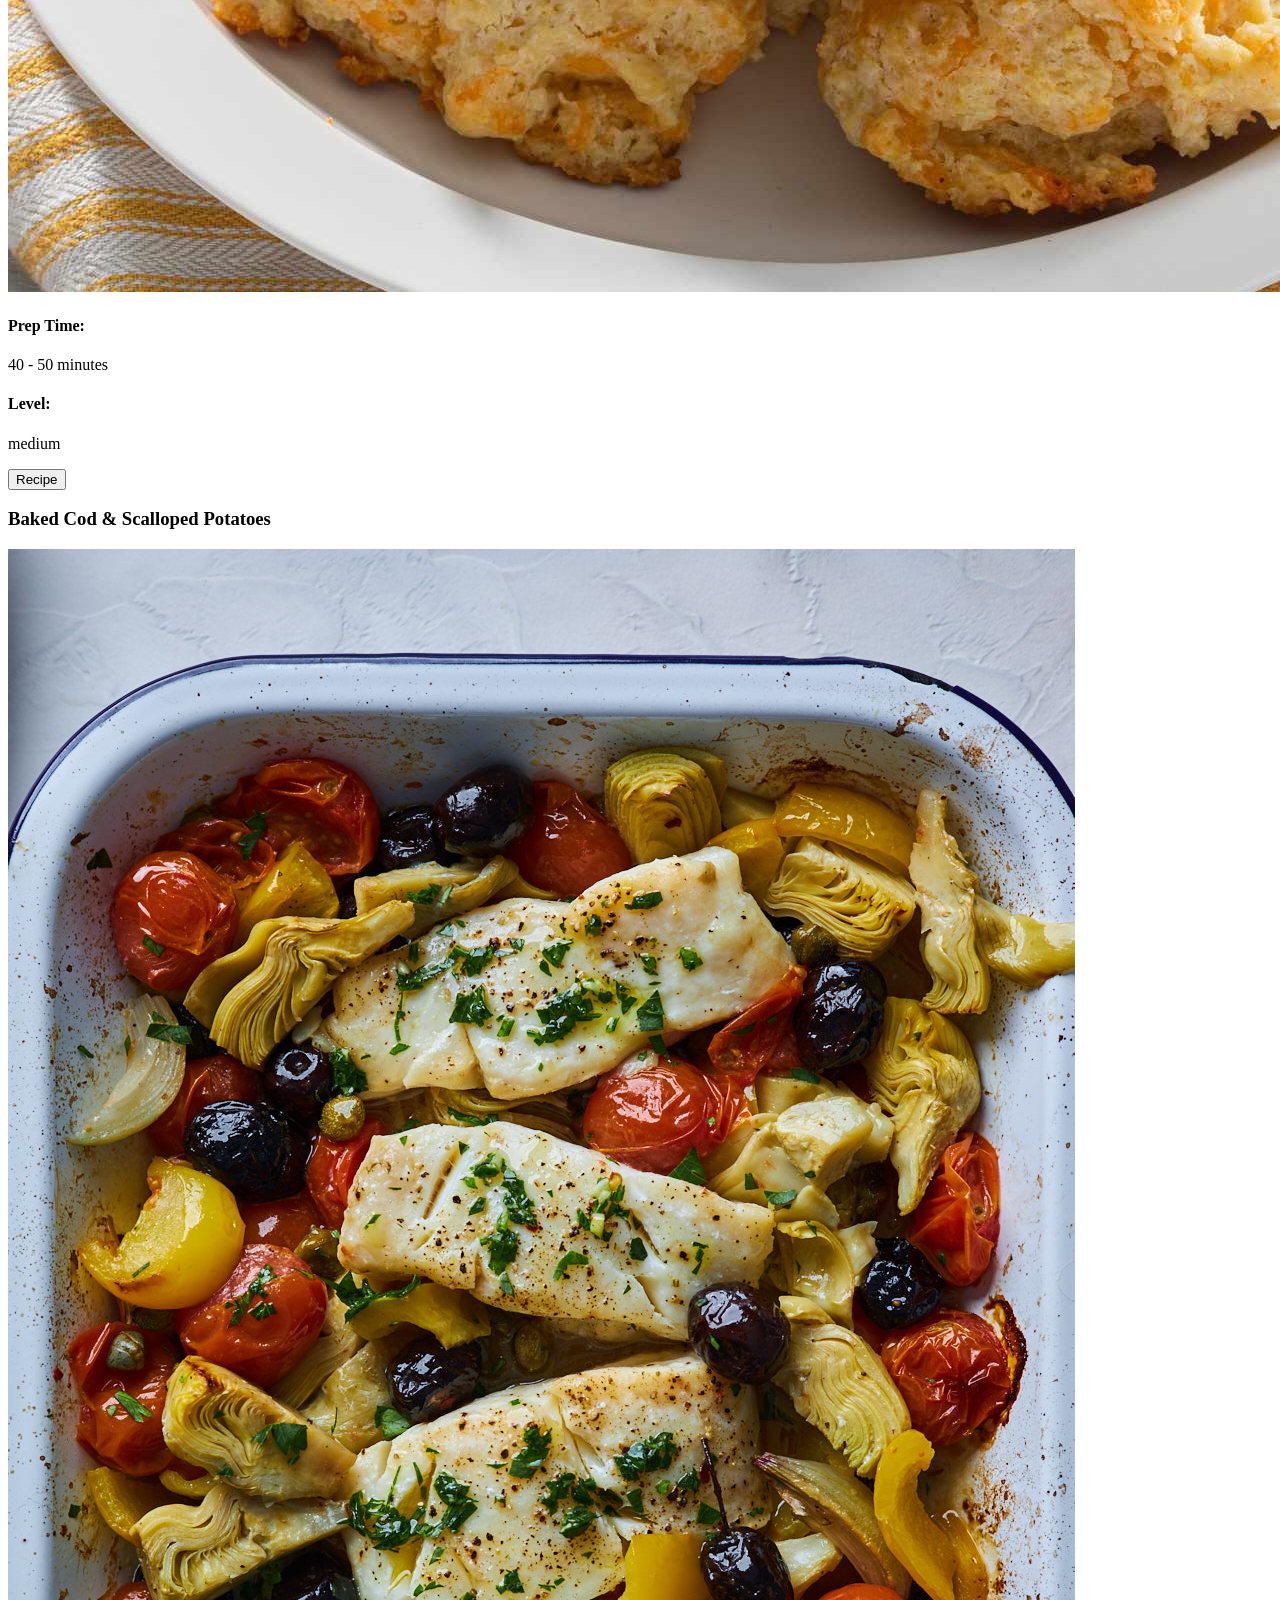
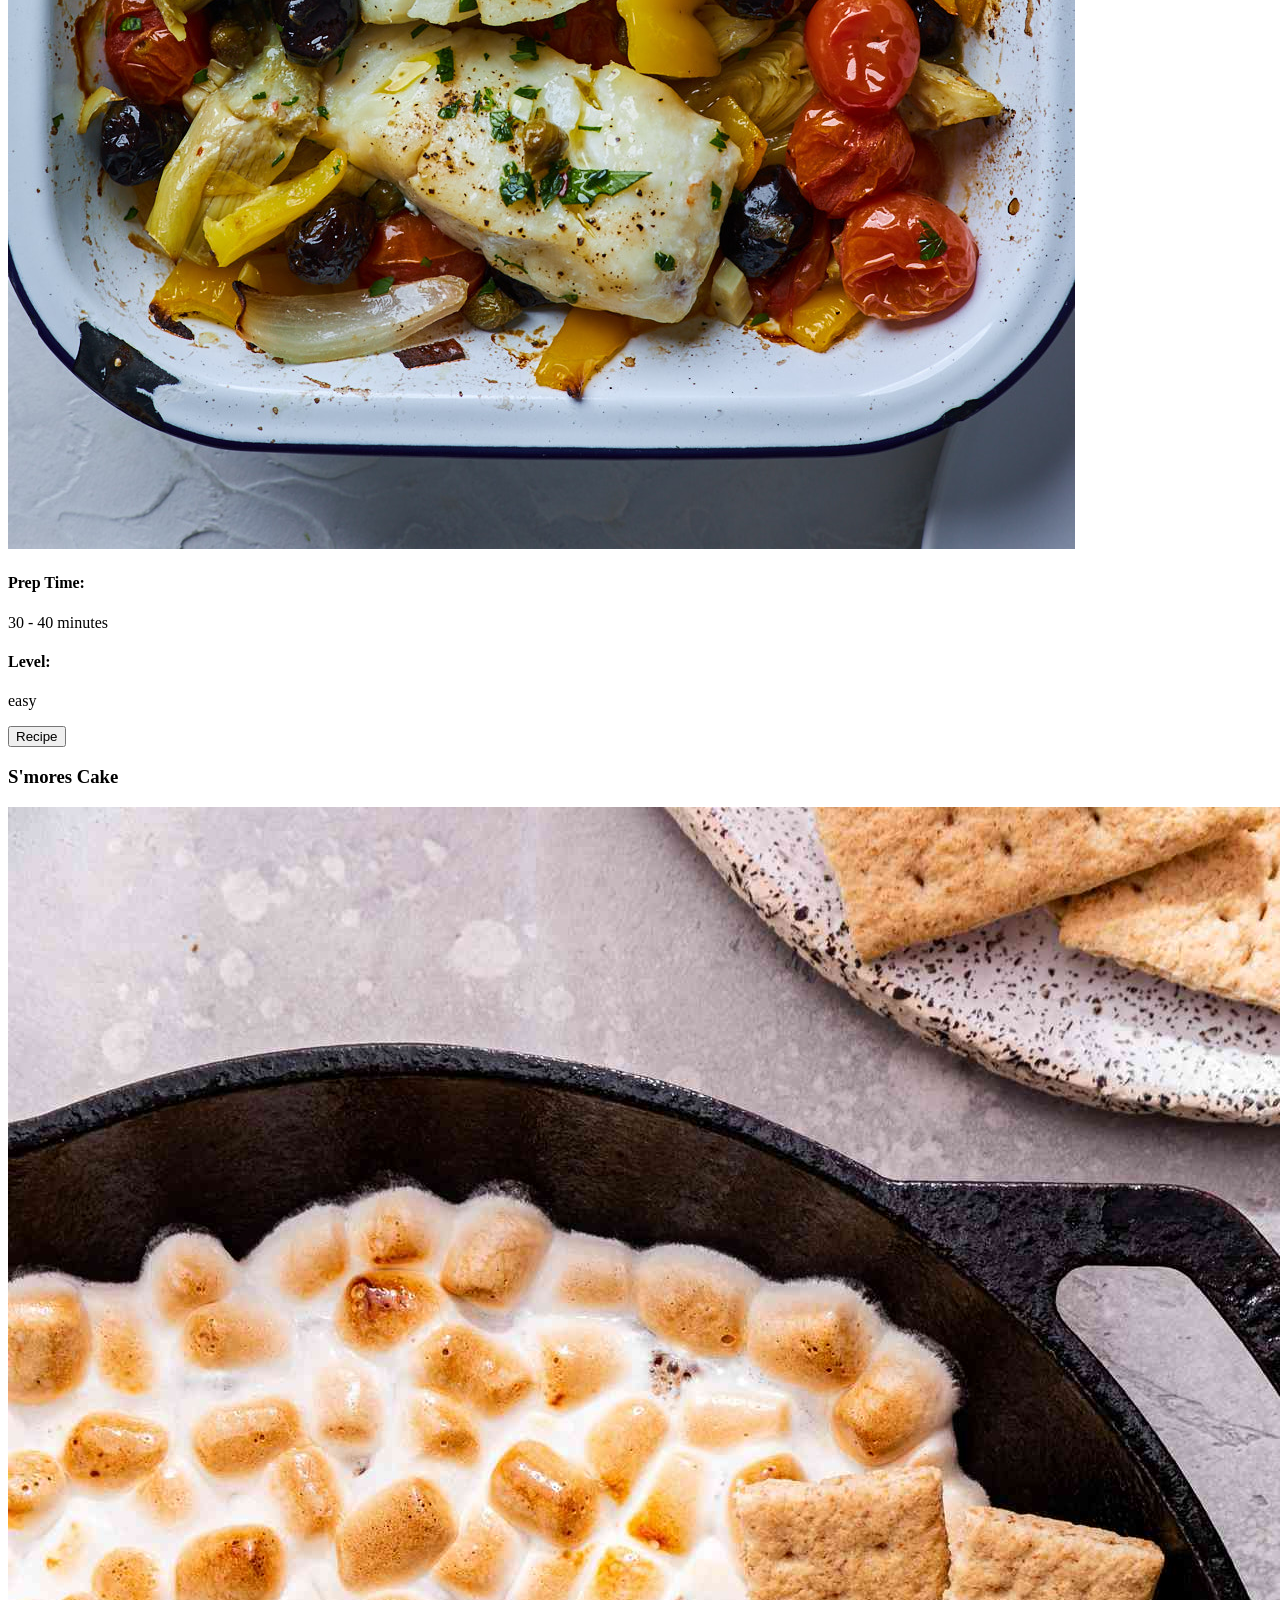
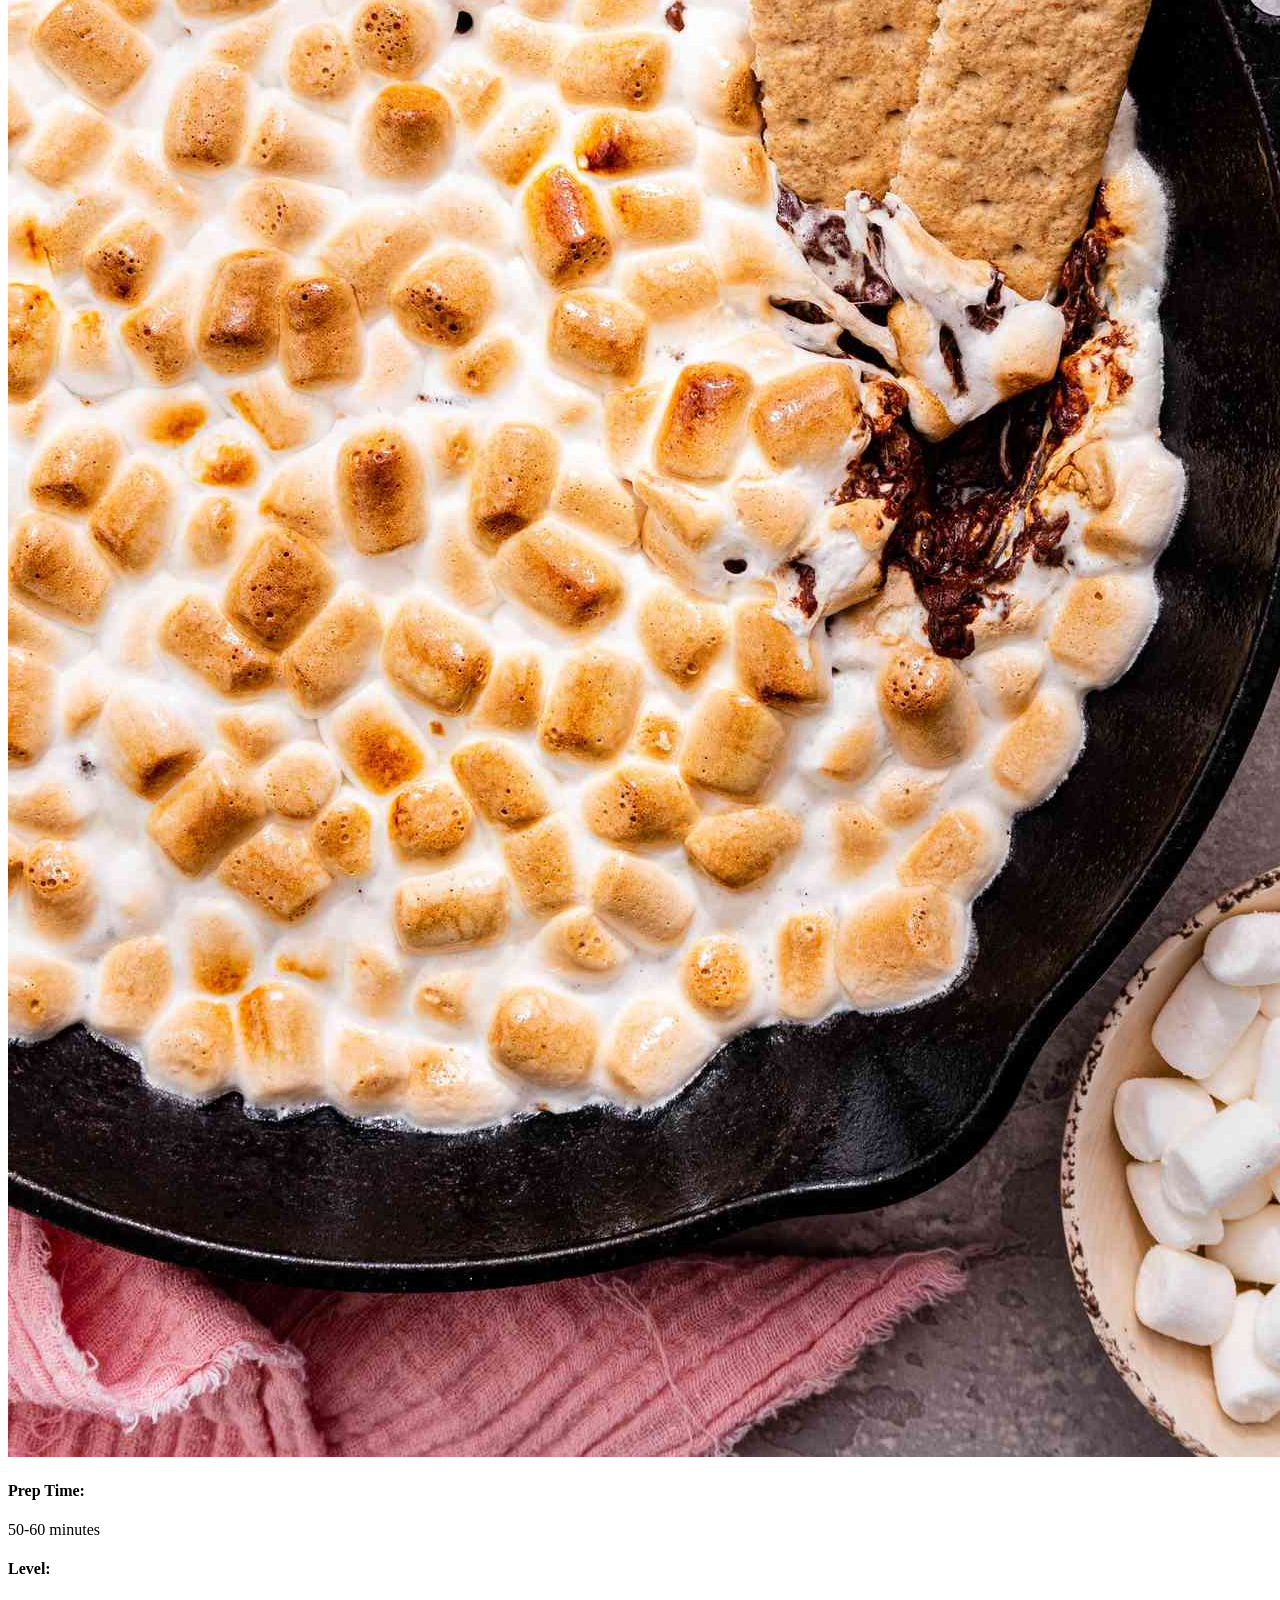
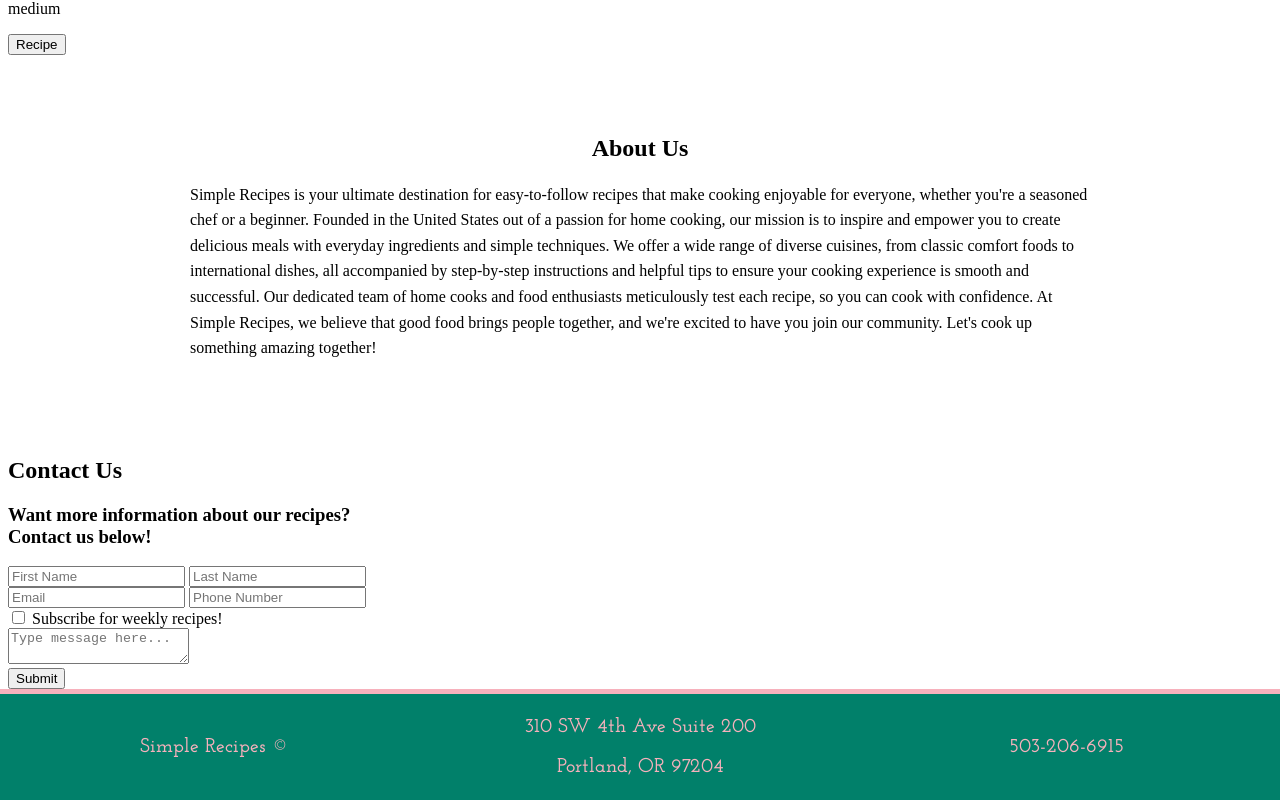
<file: Simple-Recipes/index.html>
<!DOCTYPE html>
<html>

<head>
    <title>Simple Recipes</title>
    <meta charset="UTF-8">
    <link rel="stylesheet" href="css/style.css">
</head>

<body>
    <!--NAVBAR-->
    <nav class="nav-bar">
        <ul>
            <li><a href="#">Home</a></li>
            <li class="drop"><a href="#recipes">Recipes</a>
                <div class="rollover-menu">
                    <a href="#featured">Featured Recipe</a>
                    <a href="#pasta">Pasta</a>
                    <a href="#chicken">Chicken</a>
                    <a href="#pork">Pork</a>
                    <a href="#biscuits">Biscuits</a>
                    <a href="#fish">Fish</a>
                    <a href="#dessert">Dessert</a>
                </div>
            </li>
            <li><a href="#contact">Contact</a></li>
            <li><a href="#about">About</a></li>
        </ul>
    </nav>
    <!--HEADER-->
    <header>
        <h1>Simple Recipes</h1>
    </header>
    <!--RECIPES-->
    <section>
        <!--FEATURED RECIPE-->
        <div class="container" id="featured">
            <h2>Featured Recipe</h2>
            <div class="column recipe-card-background">
                <div class="recipe-container">
                    <img src="images/skillet-pizza.jpg">
                </div>
            </div>
            <div class="column">
                <h3 id="featured-header">Deep Dish Skillet Pizza</h3>
                <h4>Prep Time</h4>
                <p>30 - 40 minutes</p>
                <h4>Level:</h4>
                <p>medium</p>
                <p id="featured-main-text">Deep dish pizza has got a lot going for it:
                    a thick crust that's tender and chewy on the inside,
                    but nicely crisped on the outside; a little extra room for piling
                    on the toppings; and, deep dish is less needy than its thin crust
                    style counterpart, which requires some care when rolling and stretching.
                    Here, you just push the dough into the skillet and you're cooking.
                    Save the leftovers for lunch!</p>
                <input type="button" value="Recipe" id="featured-button">
            </div>
        </div>
        <!--RECIPE CARDS-->
        <div class="container" id="recipes">
            <h2>Recipes</h2>
            <!--PASTA-->
            <div class="column" id="pasta">
                <div class="recipe-container">
                    <h3>Saucy Tortelloni Parm </h3>
                    <div class="flip">
                        <!--FRONT-->
                        <div class="flip-front">
                            <img src="images/tortelloni.jpg">
                        </div>
                        <!--BACK-->
                        <div class="flip-back">
                            <div class="text-container">
                                <h4>Prep Time:</h4>
                                <p>20 - 30 minutes</p>
                                <h4>Level:</h4>
                                <p>easy</p>
                                <input type="button" value="Recipe">
                            </div>
                        </div>
                    </div>
                </div>
            </div>
            <!--CHICKEN-->
            <div class="column recipe-card-background" id="chicken">
                <div class="recipe-container">
                    <h3>Mediterranean Chicken Thighs</h3>
                    <div class="flip">
                        <!--FRONT-->
                        <div class="flip-front">
                            <img src="images/chicken-thighs.jpg">
                        </div>
                        <!--BACK-->
                        <div class="flip-back">
                            <div class="text-container">
                                <h4>Prep Time:</h4>
                                <p>20 - 30 minutes</p>
                                <h4>Level:</h4>
                                <p>easy</p>
                                <input type="button" value="Recipe">
                            </div>
                        </div>
                    </div>
                </div>
            </div>
            <!--PORK-->
            <div class="column recipe-card-background" id="pork">
                <div class="recipe-container">
                    <h3>Crispy Pork Katsu & Rice</h3>
                    <div class="flip">
                        <!--FRONT-->
                        <div class="flip-front">
                            <img src="images/pork-katsu.jpg">
                        </div>
                        <!--BACK-->
                        <div class="flip-back">
                            <div class="text-container">
                                <h4>Prep Time:</h4>
                                <p>20 - 30 minutes</p>
                                <h4>Level:</h4>
                                <p>medium</p>
                                <input type="button" value="Recipe">
                            </div>
                        </div>
                    </div>
                </div>
            </div>
            <!--BISCUITS-->
            <div class="column" id="biscuits">
                <div class="recipe-container">
                    <h3>Cheddar Cheese Biscuits</h3>
                    <div class="flip">
                        <!--FRONT-->
                        <div class="flip-front">
                            <img src="images/cheddar-biscuits.jpg">
                        </div>
                        <!--BACK-->
                        <div class="flip-back">
                            <div class="text-container">
                                <h4>Prep Time:</h4>
                                <p>40 - 50 minutes</p>
                                <h4>Level:</h4>
                                <p>medium</p>
                                <input type="button" value="Recipe">
                            </div>
                        </div>
                    </div>
                </div>
            </div>
            <!--FISH-->
            <div class="column" id="fish">
                <div class="recipe-container">
                    <h3>Baked Cod & Scalloped Potatoes</h3>
                    <div class="flip">
                        <!--FRONT-->
                        <div class="flip-front">
                            <img src="images/baked-cod.jpg">
                        </div>
                        <!--BACK-->
                        <div class="flip-back">
                            <div class="text-container">
                                <h4>Prep Time:</h4>
                                <p>30 - 40 minutes</p>
                                <h4>Level:</h4>
                                <p>easy</p>
                                <input type="button" value="Recipe">
                            </div>
                        </div>
                    </div>
                </div>
            </div>
            <!--DESSERT-->
            <div class="column recipe-card-background" id="dessert">
                <div class="recipe-container">
                    <h3>S'mores Cake</h3>
                    <div class="flip">
                        <!--FRONT-->
                        <div class="flip-front">
                            <img src="images/smores.jpg">
                        </div>
                        <!--BACK-->
                        <div class="flip-back">
                            <div class="text-container">
                                <h4>Prep Time:</h4>
                                <p>50-60 minutes</p>
                                <h4>Level:</h4>
                                <p>medium</p>
                                <input type="button" value="Recipe">
                            </div>
                        </div>
                    </div>
                </div>
            </div>
        </div>
    </section>

    <!--ABOUT US-->
    <section id="about">
    <h2>About Us</h2>
    <div>
        <p>
            Simple Recipes is your ultimate destination for easy-to-follow recipes
            that make cooking enjoyable for everyone, whether you're a seasoned chef
            or a beginner. Founded in the United States out of a passion for home
            cooking, our mission is to inspire and empower you to create delicious
            meals with everyday ingredients and simple techniques. We offer a wide
            range of diverse cuisines, from classic comfort foods to international
            dishes, all accompanied by step-by-step instructions and helpful tips to
            ensure your cooking experience is smooth and successful. Our dedicated
            team of home cooks and food enthusiasts meticulously test each recipe,
            so you can cook with confidence. At Simple Recipes, we believe that good
            food brings people together, and we're excited to have you join our
            community. Let's cook up something amazing together!
        </p>
    </div>
</section>
    
    <!--CONTACT FORM-->
    <section>
        <div class="container" id="contact">
            <h2>Contact Us</h2>
            <h3>Want more information about our recipes? 
                <br> 
                Contact us below!
            </h3>
            <form>
                <input type="text" placeholder="First Name">
                <input type="text" placeholder="Last Name"><br>
                <input type="email" placeholder="Email">
                <input type="tel" placeholder="Phone Number"><br>
                <input type="checkbox" id="subscription">
                <label for="subscription">Subscribe for weekly recipes!</label><br>
                <textarea placeholder="Type message here..."></textarea><br>
                <input type="submit" value="Submit">
            </form>
        </div>
    </section>
    <!--FOOTER-->
    <footer>
        <table>
            <tr>
                <td>
                    <p>Simple Recipes &copy;</p>
                </td>
                <td>
                    <p>310 SW 4th Ave Suite 200</p>
                    <p>Portland, OR 97204</p>
                </td>
                <td>
                    <p>503-206-6915</p>
                </td>
            </tr>
        </table>
    </footer>
</body>

</html>
</file>
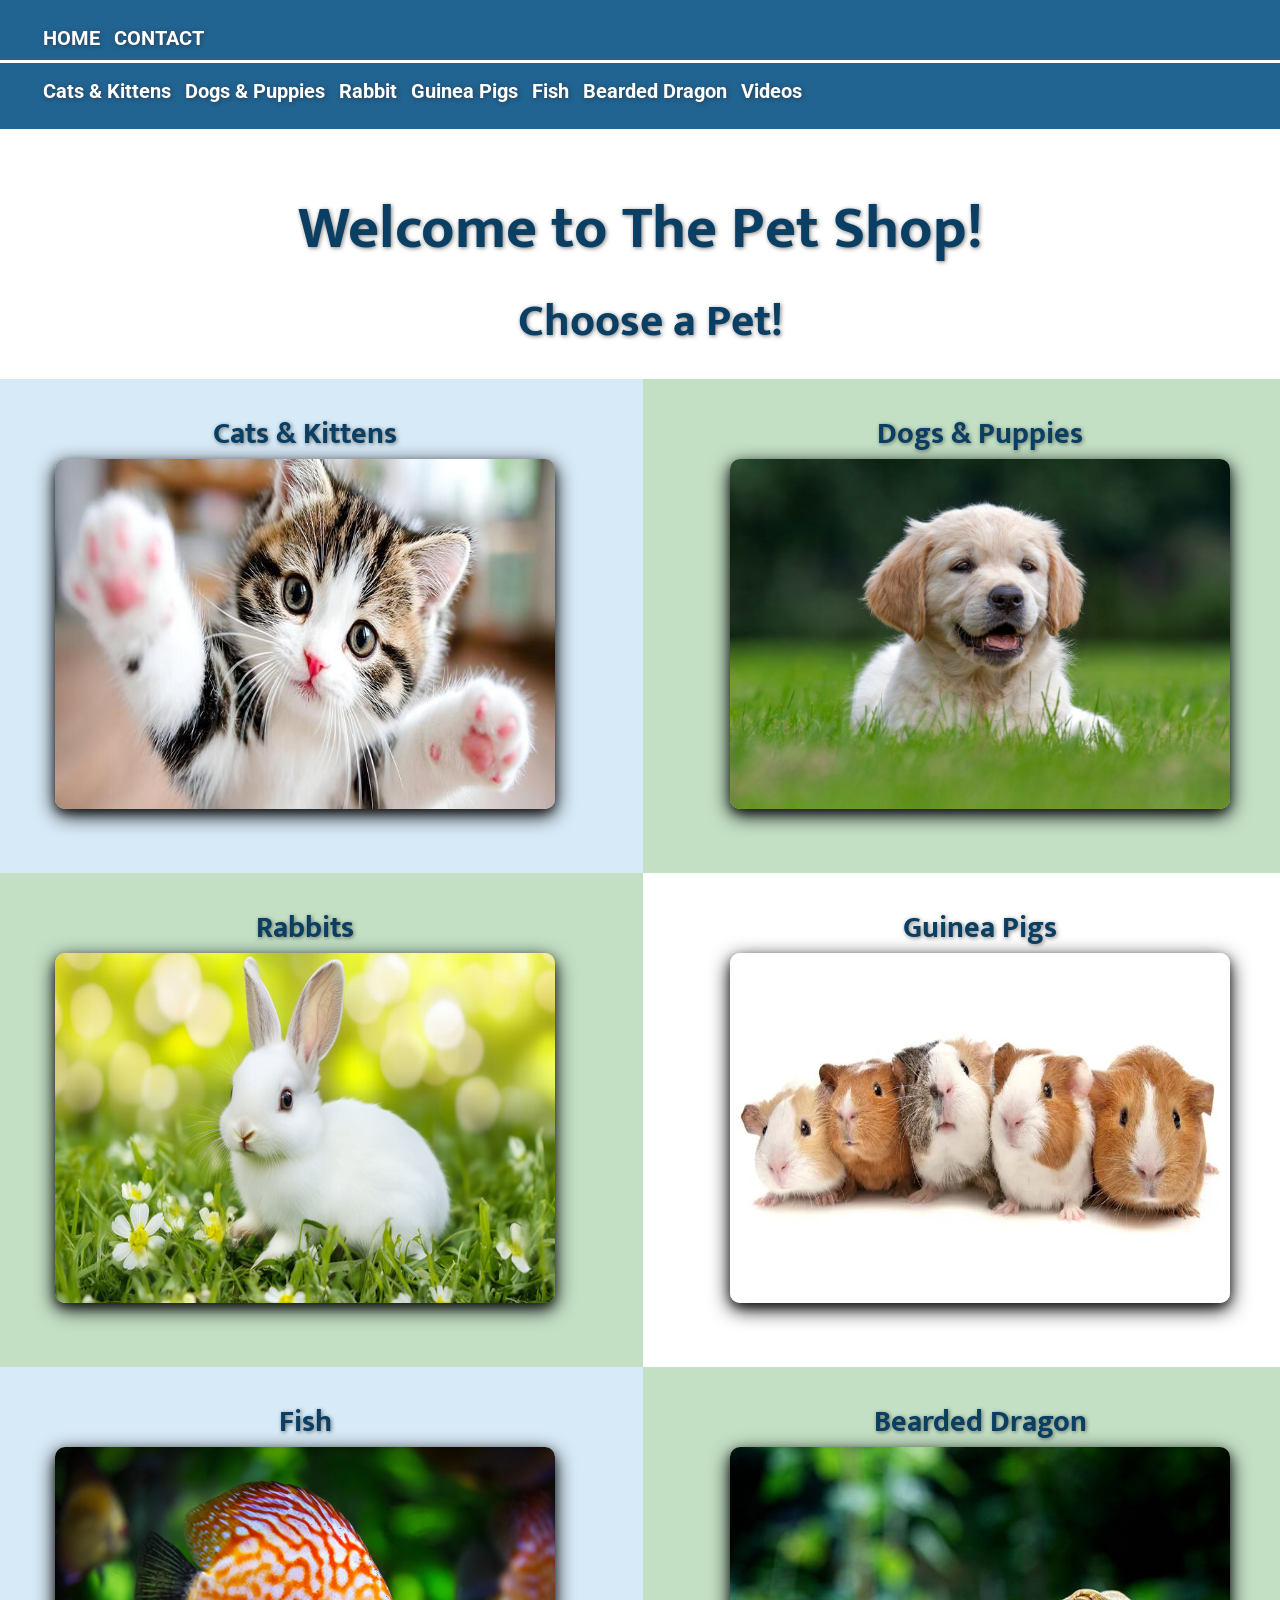
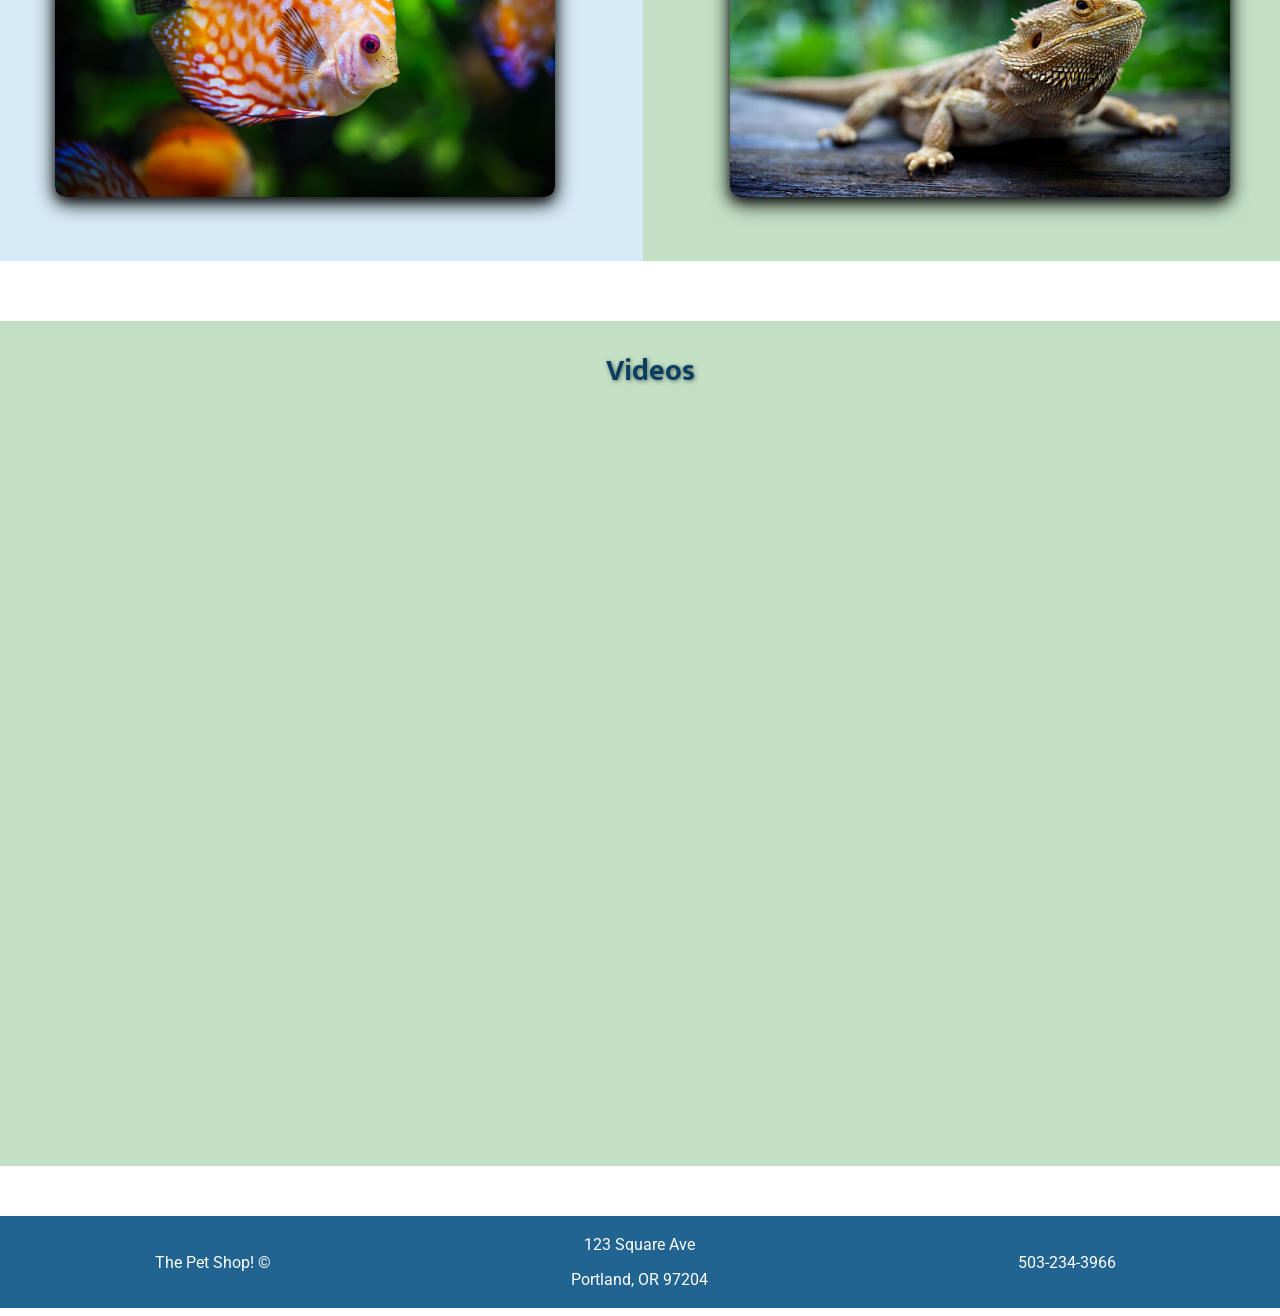
<file: The-Pet-Shop-Website/index.html>
<!DOCTYPE html>
<html>
    <head>
        <title>The Pet Shop</title>
        <meta charset="UTF-8">
        <meta name="viewport" content="width=device-width, initial-scale=1.0">
        <meta name="description" content="Welcome to The Pet Shop homepage">
        <link rel="stylesheet" href="css/style.css">
    </head>
    <body>
        <!--NAVBAR-->
        <nav class="nav-bar">
            <ul id="nav-border">
                <li><a href="index.html">HOME</a></li>
                <li><a href="contact.html">CONTACT</a></li>
            </ul>
            <ul>
                <li><a href="#cat">Cats & Kittens</a></li>
                <li><a href="#dog">Dogs & Puppies</a></li>
                <li><a href="#rabbit">Rabbit</a></li>
                <li><a href="#guineapigs">Guinea Pigs</a></li>
                <li><a href="#fish">Fish</a></li>
                <li><a href="#reptile">Bearded Dragon</a></li>
                <li><a href="#video">Videos</a></li>
            </ul>
        </nav>
        <!--HEADER-->
        <header>
            <div>
                <h1 class="animate-text">Welcome to The Pet Shop!</h1>
            </div>
        </header>
        
        <!--PET IMAGES-->
        <section>
            <div class="container">
                <h2>Choose a Pet!</h2>
                <div>
                    <!--CAT IMAGE-->
                    <div id="cat" class="column">
                        <div class="image-container">
                        <h3>Cats & Kittens</h3>
                        <img src="images/Cat.png" alt="Picture of Kittens">
                        <div class="overlay"></div>
                    </div>
                    </div>
                    <!--DOG IMAGE-->
                    <div id="dog" class="column">
                        <div class="image-container">
                        <h3>Dogs & Puppies</h3>
                        <img src="images/Dog.png" alt="Picture of Puppies">
                        <div class="overlay"></div>
                    </div>
                    </div>
                    <!--RABBIT IMAGE-->
                    <div id="rabbit" class="column">
                        <div class="image-container">
                        <h3>Rabbits</h3>
                        <img src="images/Rabbit.png" alt="Picture of Rabbit">
                        <div class="overlay"></div>
                        </div>
                    </div>
                     <!--GUINEA PIGS IMAGE>-->
                    <div id="guineapigs" class="column">
                        <div class="image-container">
                        <h3>Guinea Pigs</h3>
                        <img src="images/guineapigs.png" alt="Picture of Guinea Pigs">
                        <div class="overlay"></div>
                        </div>
                    </div>
                     <!--FISH IMAGE>-->
                    <div id="fish" class="column">
                        <div class="image-container">
                        <h3>Fish</h3>
                        <img src="images/Fish.png" alt="Picture of Fish">
                        <div class="overlay"></div>
                        </div>
                    </div>
                     <!--REPTILE IMAGE>-->
                    <div id="reptile" class="column">
                        <div class="image-container">
                        <h3>Bearded Dragon</h3>
                        <img src="images/reptile.png" alt="Picture of Bearded Dragon">
                        <div class="overlay"></div>
                        </div>
                    </div>
                </div>
            </div>
        </section>
        <!--VIDEOS-->
        <section>
            <!--DOG VIDEO-->
            <div id="video" class="container">
                <h3>Videos</h3>
                <iframe width="1280" height="720" src="https://www.youtube.com/embed/ng58pNPDDW4?si=IYU1A-W0rV-dncBT"></iframe>
            </div>
        </section>
        <!--FOOTER-->
        <footer>
            <table>
                <tr>
                    <td>
                        <p>The Pet Shop! &copy;</p>
                    </td>
                    <td>
                        <p>123 Square Ave</p>
                        <p>Portland, OR 97204</p>
                    </td>
                    <td>
                        <p>503-234-3966</p>
                    </td>
                </tr>
            </table>
        </footer>
    </body>
</html>
</file>
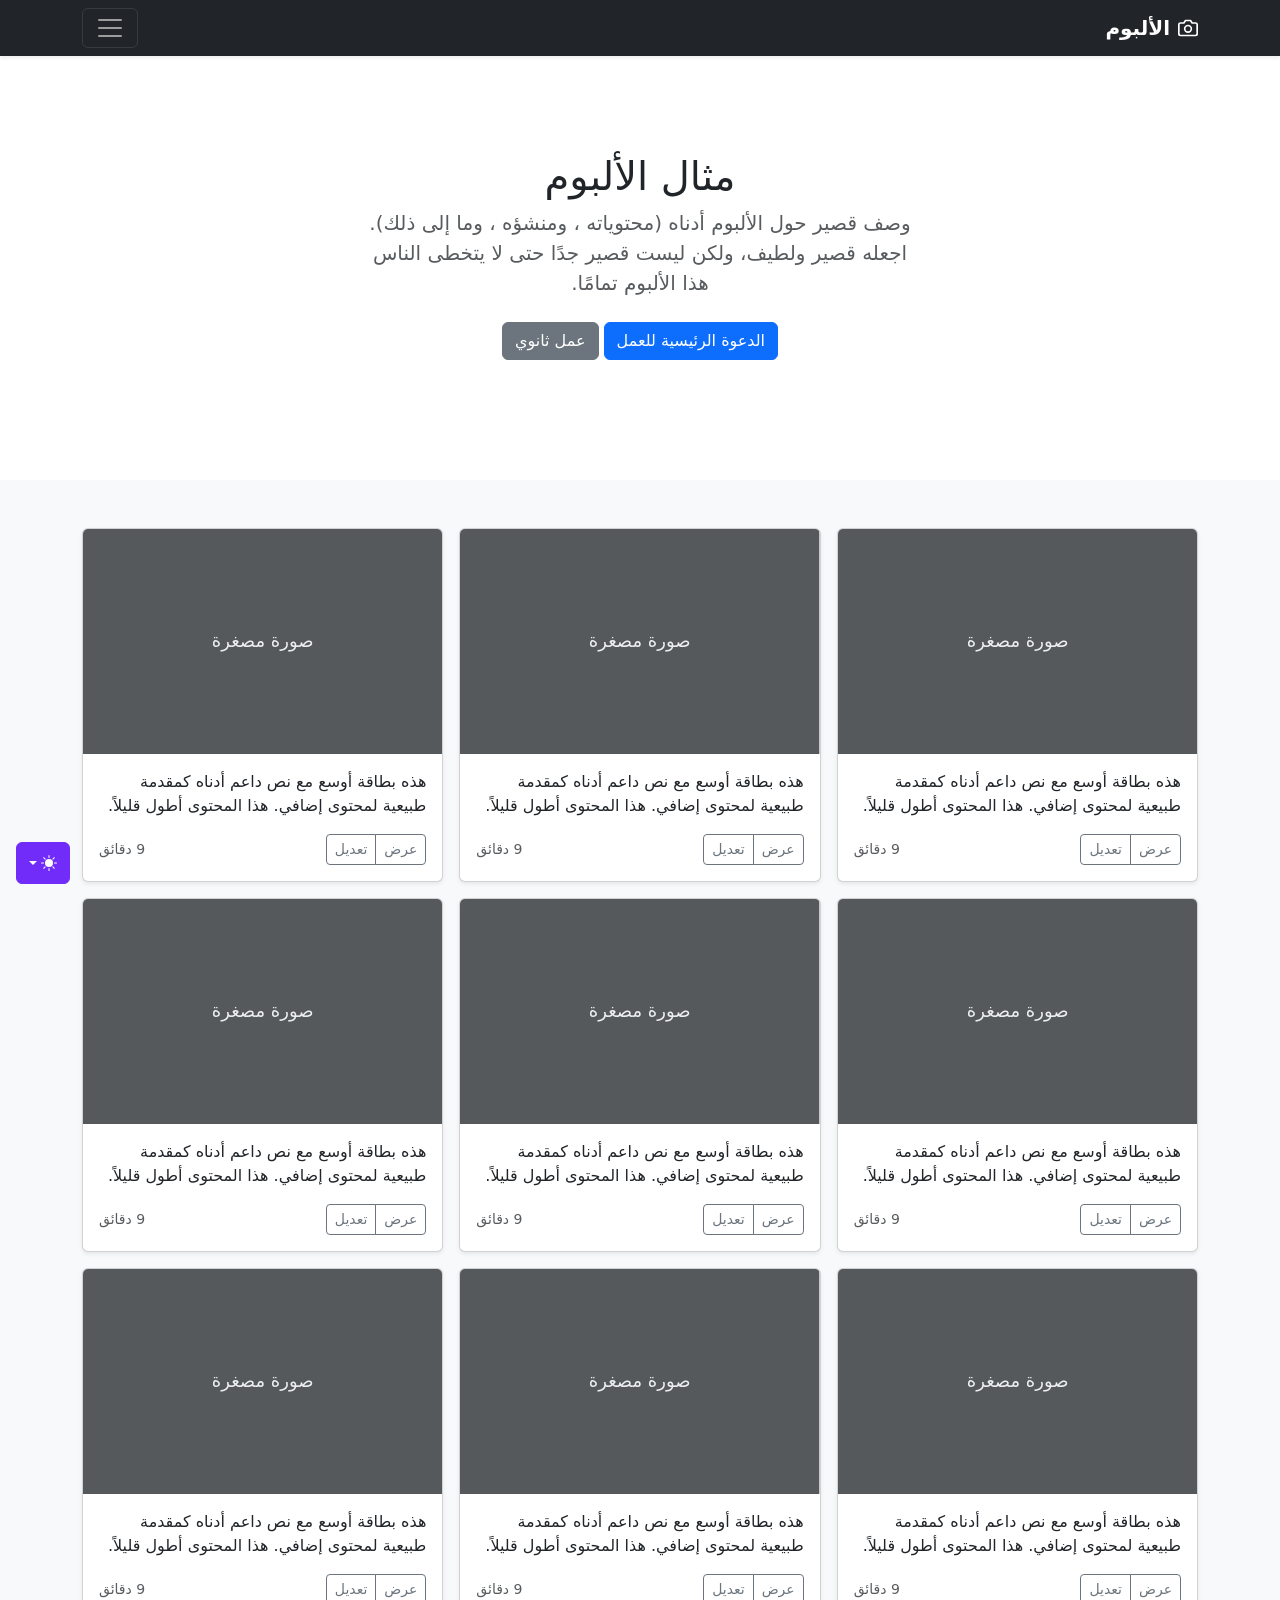
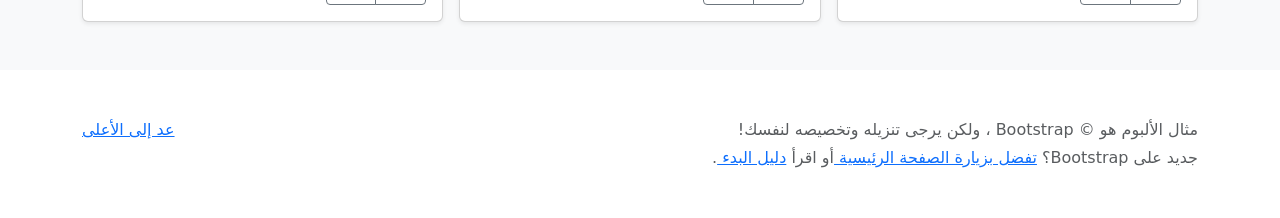
<file: Academy-Cinemas/bootstrap-5.3.8-examples/album-rtl/index.html>
<!doctype html>
<html lang="ar" dir="rtl" data-bs-theme="auto">
  <head>
    <meta charset="utf-8" />
    <meta name="viewport" content="width=device-width, initial-scale=1" />
    <meta name="description" content="" />
    <meta
      name="author"
      content="Mark Otto, Jacob Thornton, and Bootstrap contributors"
    />
    <meta name="generator" content="Astro v5.13.2" />
    <title>مثال الألبوم · Bootstrap v5.3</title>
    <link
      rel="canonical"
      href="https://getbootstrap.com/docs/5.3/examples/album-rtl/"
    />
    <script src="../assets/js/color-modes.js"></script>
    <link href="../assets/dist/css/bootstrap.rtl.min.css" rel="stylesheet" />
    <meta name="theme-color" content="#712cf9" />
    <style>
      .bd-placeholder-img {
        font-size: 1.125rem;
        text-anchor: middle;
        -webkit-user-select: none;
        -moz-user-select: none;
        user-select: none;
      }
      @media (min-width: 768px) {
        .bd-placeholder-img-lg {
          font-size: 3.5rem;
        }
      }
      .b-example-divider {
        width: 100%;
        height: 3rem;
        background-color: #0000001a;
        border: solid rgba(0, 0, 0, 0.15);
        border-width: 1px 0;
        box-shadow:
          inset 0 0.5em 1.5em #0000001a,
          inset 0 0.125em 0.5em #00000026;
      }
      .b-example-vr {
        flex-shrink: 0;
        width: 1.5rem;
        height: 100vh;
      }
      .bi {
        vertical-align: -0.125em;
        fill: currentColor;
      }
      .nav-scroller {
        position: relative;
        z-index: 2;
        height: 2.75rem;
        overflow-y: hidden;
      }
      .nav-scroller .nav {
        display: flex;
        flex-wrap: nowrap;
        padding-bottom: 1rem;
        margin-top: -1px;
        overflow-x: auto;
        text-align: center;
        white-space: nowrap;
        -webkit-overflow-scrolling: touch;
      }
      .btn-bd-primary {
        --bd-violet-bg: #712cf9;
        --bd-violet-rgb: 112.520718, 44.062154, 249.437846;
        --bs-btn-font-weight: 600;
        --bs-btn-color: var(--bs-white);
        --bs-btn-bg: var(--bd-violet-bg);
        --bs-btn-border-color: var(--bd-violet-bg);
        --bs-btn-hover-color: var(--bs-white);
        --bs-btn-hover-bg: #6528e0;
        --bs-btn-hover-border-color: #6528e0;
        --bs-btn-focus-shadow-rgb: var(--bd-violet-rgb);
        --bs-btn-active-color: var(--bs-btn-hover-color);
        --bs-btn-active-bg: #5a23c8;
        --bs-btn-active-border-color: #5a23c8;
      }
      .bd-mode-toggle {
        z-index: 1500;
      }
      .bd-mode-toggle .bi {
        width: 1em;
        height: 1em;
      }
      .bd-mode-toggle .dropdown-menu .active .bi {
        display: block !important;
      }
    </style>
  </head>
  <body>
    <svg xmlns="http://www.w3.org/2000/svg" class="d-none">
      <symbol id="check2" viewBox="0 0 16 16">
        <path
          d="M13.854 3.646a.5.5 0 0 1 0 .708l-7 7a.5.5 0 0 1-.708 0l-3.5-3.5a.5.5 0 1 1 .708-.708L6.5 10.293l6.646-6.647a.5.5 0 0 1 .708 0z"
        ></path>
      </symbol>
      <symbol id="circle-half" viewBox="0 0 16 16">
        <path
          d="M8 15A7 7 0 1 0 8 1v14zm0 1A8 8 0 1 1 8 0a8 8 0 0 1 0 16z"
        ></path>
      </symbol>
      <symbol id="moon-stars-fill" viewBox="0 0 16 16">
        <path
          d="M6 .278a.768.768 0 0 1 .08.858 7.208 7.208 0 0 0-.878 3.46c0 4.021 3.278 7.277 7.318 7.277.527 0 1.04-.055 1.533-.16a.787.787 0 0 1 .81.316.733.733 0 0 1-.031.893A8.349 8.349 0 0 1 8.344 16C3.734 16 0 12.286 0 7.71 0 4.266 2.114 1.312 5.124.06A.752.752 0 0 1 6 .278z"
        ></path>
        <path
          d="M10.794 3.148a.217.217 0 0 1 .412 0l.387 1.162c.173.518.579.924 1.097 1.097l1.162.387a.217.217 0 0 1 0 .412l-1.162.387a1.734 1.734 0 0 0-1.097 1.097l-.387 1.162a.217.217 0 0 1-.412 0l-.387-1.162A1.734 1.734 0 0 0 9.31 6.593l-1.162-.387a.217.217 0 0 1 0-.412l1.162-.387a1.734 1.734 0 0 0 1.097-1.097l.387-1.162zM13.863.099a.145.145 0 0 1 .274 0l.258.774c.115.346.386.617.732.732l.774.258a.145.145 0 0 1 0 .274l-.774.258a1.156 1.156 0 0 0-.732.732l-.258.774a.145.145 0 0 1-.274 0l-.258-.774a1.156 1.156 0 0 0-.732-.732l-.774-.258a.145.145 0 0 1 0-.274l.774-.258c.346-.115.617-.386.732-.732L13.863.1z"
        ></path>
      </symbol>
      <symbol id="sun-fill" viewBox="0 0 16 16">
        <path
          d="M8 12a4 4 0 1 0 0-8 4 4 0 0 0 0 8zM8 0a.5.5 0 0 1 .5.5v2a.5.5 0 0 1-1 0v-2A.5.5 0 0 1 8 0zm0 13a.5.5 0 0 1 .5.5v2a.5.5 0 0 1-1 0v-2A.5.5 0 0 1 8 13zm8-5a.5.5 0 0 1-.5.5h-2a.5.5 0 0 1 0-1h2a.5.5 0 0 1 .5.5zM3 8a.5.5 0 0 1-.5.5h-2a.5.5 0 0 1 0-1h2A.5.5 0 0 1 3 8zm10.657-5.657a.5.5 0 0 1 0 .707l-1.414 1.415a.5.5 0 1 1-.707-.708l1.414-1.414a.5.5 0 0 1 .707 0zm-9.193 9.193a.5.5 0 0 1 0 .707L3.05 13.657a.5.5 0 0 1-.707-.707l1.414-1.414a.5.5 0 0 1 .707 0zm9.193 2.121a.5.5 0 0 1-.707 0l-1.414-1.414a.5.5 0 0 1 .707-.707l1.414 1.414a.5.5 0 0 1 0 .707zM4.464 4.465a.5.5 0 0 1-.707 0L2.343 3.05a.5.5 0 1 1 .707-.707l1.414 1.414a.5.5 0 0 1 0 .708z"
        ></path>
      </symbol>
    </svg>
    <div
      class="dropdown position-fixed bottom-0 end-0 mb-3 me-3 bd-mode-toggle"
    >
      <button
        class="btn btn-bd-primary py-2 dropdown-toggle d-flex align-items-center"
        id="bd-theme"
        type="button"
        aria-expanded="false"
        data-bs-toggle="dropdown"
        aria-label="Toggle theme (auto)"
      >
        <svg class="bi my-1 theme-icon-active" aria-hidden="true">
          <use href="#circle-half"></use>
        </svg>
        <span class="visually-hidden" id="bd-theme-text">Toggle theme</span>
      </button>
      <ul
        class="dropdown-menu dropdown-menu-end shadow"
        aria-labelledby="bd-theme-text"
      >
        <li>
          <button
            type="button"
            class="dropdown-item d-flex align-items-center"
            data-bs-theme-value="light"
            aria-pressed="false"
          >
            <svg class="bi me-2 opacity-50" aria-hidden="true">
              <use href="#sun-fill"></use>
            </svg>
            Light
            <svg class="bi ms-auto d-none" aria-hidden="true">
              <use href="#check2"></use>
            </svg>
          </button>
        </li>
        <li>
          <button
            type="button"
            class="dropdown-item d-flex align-items-center"
            data-bs-theme-value="dark"
            aria-pressed="false"
          >
            <svg class="bi me-2 opacity-50" aria-hidden="true">
              <use href="#moon-stars-fill"></use>
            </svg>
            Dark
            <svg class="bi ms-auto d-none" aria-hidden="true">
              <use href="#check2"></use>
            </svg>
          </button>
        </li>
        <li>
          <button
            type="button"
            class="dropdown-item d-flex align-items-center active"
            data-bs-theme-value="auto"
            aria-pressed="true"
          >
            <svg class="bi me-2 opacity-50" aria-hidden="true">
              <use href="#circle-half"></use>
            </svg>
            Auto
            <svg class="bi ms-auto d-none" aria-hidden="true">
              <use href="#check2"></use>
            </svg>
          </button>
        </li>
      </ul>
    </div>
    <header data-bs-theme="dark">
      <div class="collapse text-bg-dark" id="navbarHeader">
        <div class="container">
          <div class="row">
            <div class="col-sm-8 col-md-7 py-4">
              <h4>حول</h4>
              <p class="text-body-secondary">
                أضف بعض المعلومات حول الألبوم، المؤلف، أو أي سياق خلفية آخر.
                اجعلها بضع جمل حتى يتمكن الزوار من التقاط بعض التلميحات المفيدة.
                ثم اربطها ببعض مواقع التواصل الاجتماعي أو معلومات الاتصال.
              </p>
            </div>
            <div class="col-sm-4 offset-md-1 py-4">
              <h4>تواصل معي</h4>
              <ul class="list-unstyled">
                <li><a href="#" class="text-white">تابعني على تويتر</a></li>
                <li>
                  <a href="#" class="text-white">شاركني الإعجاب في فيسبوك</a>
                </li>
                <li>
                  <a href="#" class="text-white"
                    >راسلني على البريد الإلكتروني</a
                  >
                </li>
              </ul>
            </div>
          </div>
        </div>
      </div>
      <div class="navbar navbar-dark bg-dark shadow-sm">
        <div class="container">
          <a href="#" class="navbar-brand d-flex align-items-center">
            <svg
              xmlns="http://www.w3.org/2000/svg"
              width="20"
              height="20"
              fill="none"
              stroke="currentColor"
              stroke-linecap="round"
              stroke-linejoin="round"
              stroke-width="2"
              aria-hidden="true"
              class="me-2"
              viewBox="0 0 24 24"
            >
              <path
                d="M23 19a2 2 0 0 1-2 2H3a2 2 0 0 1-2-2V8a2 2 0 0 1 2-2h4l2-3h6l2 3h4a2 2 0 0 1 2 2z"
              ></path>
              <circle cx="12" cy="13" r="4"></circle>
            </svg>
            <strong>الألبوم</strong>
          </a>
          <button
            class="navbar-toggler"
            type="button"
            data-bs-toggle="collapse"
            data-bs-target="#navbarHeader"
            aria-controls="navbarHeader"
            aria-expanded="false"
            aria-label="تبديل التنقل"
          >
            <span class="navbar-toggler-icon"></span>
          </button>
        </div>
      </div>
    </header>
    <main>
      <section class="py-5 text-center container">
        <div class="row py-lg-5">
          <div class="col-lg-6 col-md-8 mx-auto">
            <h1 class="fw-light">مثال الألبوم</h1>
            <p class="lead text-body-secondary">
              وصف قصير حول الألبوم أدناه (محتوياته ، ومنشؤه ، وما إلى ذلك).
              اجعله قصير ولطيف، ولكن ليست قصير جدًا حتى لا يتخطى الناس هذا
              الألبوم تمامًا.
            </p>
            <p>
              <a href="#" class="btn btn-primary my-2">الدعوة الرئيسية للعمل</a>
              <a href="#" class="btn btn-secondary my-2">عمل ثانوي</a>
            </p>
          </div>
        </div>
      </section>
      <div class="album py-5 bg-body-tertiary">
        <div class="container">
          <div class="row row-cols-1 row-cols-sm-2 row-cols-md-3 g-3">
            <div class="col">
              <div class="card shadow-sm">
                <svg
                  aria-label="Placeholder: صورة مصغرة"
                  class="bd-placeholder-img card-img-top"
                  height="225"
                  preserveAspectRatio="xMidYMid slice"
                  role="img"
                  width="100%"
                  xmlns="http://www.w3.org/2000/svg"
                >
                  <title>Placeholder</title>
                  <rect width="100%" height="100%" fill="#55595c"></rect>
                  <text x="50%" y="50%" fill="#eceeef" dy=".3em">
                    صورة مصغرة
                  </text>
                </svg>
                <div class="card-body">
                  <p class="card-text">
                    هذه بطاقة أوسع مع نص داعم أدناه كمقدمة طبيعية لمحتوى إضافي.
                    هذا المحتوى أطول قليلاً.
                  </p>
                  <div
                    class="d-flex justify-content-between align-items-center"
                  >
                    <div class="btn-group">
                      <button
                        type="button"
                        class="btn btn-sm btn-outline-secondary"
                      >
                        عرض
                      </button>
                      <button
                        type="button"
                        class="btn btn-sm btn-outline-secondary"
                      >
                        تعديل
                      </button>
                    </div>
                    <small class="text-body-secondary">9 دقائق</small>
                  </div>
                </div>
              </div>
            </div>
            <div class="col">
              <div class="card shadow-sm">
                <svg
                  aria-label="Placeholder: صورة مصغرة"
                  class="bd-placeholder-img card-img-top"
                  height="225"
                  preserveAspectRatio="xMidYMid slice"
                  role="img"
                  width="100%"
                  xmlns="http://www.w3.org/2000/svg"
                >
                  <title>Placeholder</title>
                  <rect width="100%" height="100%" fill="#55595c"></rect>
                  <text x="50%" y="50%" fill="#eceeef" dy=".3em">
                    صورة مصغرة
                  </text>
                </svg>
                <div class="card-body">
                  <p class="card-text">
                    هذه بطاقة أوسع مع نص داعم أدناه كمقدمة طبيعية لمحتوى إضافي.
                    هذا المحتوى أطول قليلاً.
                  </p>
                  <div
                    class="d-flex justify-content-between align-items-center"
                  >
                    <div class="btn-group">
                      <button
                        type="button"
                        class="btn btn-sm btn-outline-secondary"
                      >
                        عرض
                      </button>
                      <button
                        type="button"
                        class="btn btn-sm btn-outline-secondary"
                      >
                        تعديل
                      </button>
                    </div>
                    <small class="text-body-secondary">9 دقائق</small>
                  </div>
                </div>
              </div>
            </div>
            <div class="col">
              <div class="card shadow-sm">
                <svg
                  aria-label="Placeholder: صورة مصغرة"
                  class="bd-placeholder-img card-img-top"
                  height="225"
                  preserveAspectRatio="xMidYMid slice"
                  role="img"
                  width="100%"
                  xmlns="http://www.w3.org/2000/svg"
                >
                  <title>Placeholder</title>
                  <rect width="100%" height="100%" fill="#55595c"></rect>
                  <text x="50%" y="50%" fill="#eceeef" dy=".3em">
                    صورة مصغرة
                  </text>
                </svg>
                <div class="card-body">
                  <p class="card-text">
                    هذه بطاقة أوسع مع نص داعم أدناه كمقدمة طبيعية لمحتوى إضافي.
                    هذا المحتوى أطول قليلاً.
                  </p>
                  <div
                    class="d-flex justify-content-between align-items-center"
                  >
                    <div class="btn-group">
                      <button
                        type="button"
                        class="btn btn-sm btn-outline-secondary"
                      >
                        عرض
                      </button>
                      <button
                        type="button"
                        class="btn btn-sm btn-outline-secondary"
                      >
                        تعديل
                      </button>
                    </div>
                    <small class="text-body-secondary">9 دقائق</small>
                  </div>
                </div>
              </div>
            </div>
            <div class="col">
              <div class="card shadow-sm">
                <svg
                  aria-label="Placeholder: صورة مصغرة"
                  class="bd-placeholder-img card-img-top"
                  height="225"
                  preserveAspectRatio="xMidYMid slice"
                  role="img"
                  width="100%"
                  xmlns="http://www.w3.org/2000/svg"
                >
                  <title>Placeholder</title>
                  <rect width="100%" height="100%" fill="#55595c"></rect>
                  <text x="50%" y="50%" fill="#eceeef" dy=".3em">
                    صورة مصغرة
                  </text>
                </svg>
                <div class="card-body">
                  <p class="card-text">
                    هذه بطاقة أوسع مع نص داعم أدناه كمقدمة طبيعية لمحتوى إضافي.
                    هذا المحتوى أطول قليلاً.
                  </p>
                  <div
                    class="d-flex justify-content-between align-items-center"
                  >
                    <div class="btn-group">
                      <button
                        type="button"
                        class="btn btn-sm btn-outline-secondary"
                      >
                        عرض
                      </button>
                      <button
                        type="button"
                        class="btn btn-sm btn-outline-secondary"
                      >
                        تعديل
                      </button>
                    </div>
                    <small class="text-body-secondary">9 دقائق</small>
                  </div>
                </div>
              </div>
            </div>
            <div class="col">
              <div class="card shadow-sm">
                <svg
                  aria-label="Placeholder: صورة مصغرة"
                  class="bd-placeholder-img card-img-top"
                  height="225"
                  preserveAspectRatio="xMidYMid slice"
                  role="img"
                  width="100%"
                  xmlns="http://www.w3.org/2000/svg"
                >
                  <title>Placeholder</title>
                  <rect width="100%" height="100%" fill="#55595c"></rect>
                  <text x="50%" y="50%" fill="#eceeef" dy=".3em">
                    صورة مصغرة
                  </text>
                </svg>
                <div class="card-body">
                  <p class="card-text">
                    هذه بطاقة أوسع مع نص داعم أدناه كمقدمة طبيعية لمحتوى إضافي.
                    هذا المحتوى أطول قليلاً.
                  </p>
                  <div
                    class="d-flex justify-content-between align-items-center"
                  >
                    <div class="btn-group">
                      <button
                        type="button"
                        class="btn btn-sm btn-outline-secondary"
                      >
                        عرض
                      </button>
                      <button
                        type="button"
                        class="btn btn-sm btn-outline-secondary"
                      >
                        تعديل
                      </button>
                    </div>
                    <small class="text-body-secondary">9 دقائق</small>
                  </div>
                </div>
              </div>
            </div>
            <div class="col">
              <div class="card shadow-sm">
                <svg
                  aria-label="Placeholder: صورة مصغرة"
                  class="bd-placeholder-img card-img-top"
                  height="225"
                  preserveAspectRatio="xMidYMid slice"
                  role="img"
                  width="100%"
                  xmlns="http://www.w3.org/2000/svg"
                >
                  <title>Placeholder</title>
                  <rect width="100%" height="100%" fill="#55595c"></rect>
                  <text x="50%" y="50%" fill="#eceeef" dy=".3em">
                    صورة مصغرة
                  </text>
                </svg>
                <div class="card-body">
                  <p class="card-text">
                    هذه بطاقة أوسع مع نص داعم أدناه كمقدمة طبيعية لمحتوى إضافي.
                    هذا المحتوى أطول قليلاً.
                  </p>
                  <div
                    class="d-flex justify-content-between align-items-center"
                  >
                    <div class="btn-group">
                      <button
                        type="button"
                        class="btn btn-sm btn-outline-secondary"
                      >
                        عرض
                      </button>
                      <button
                        type="button"
                        class="btn btn-sm btn-outline-secondary"
                      >
                        تعديل
                      </button>
                    </div>
                    <small class="text-body-secondary">9 دقائق</small>
                  </div>
                </div>
              </div>
            </div>
            <div class="col">
              <div class="card shadow-sm">
                <svg
                  aria-label="Placeholder: صورة مصغرة"
                  class="bd-placeholder-img card-img-top"
                  height="225"
                  preserveAspectRatio="xMidYMid slice"
                  role="img"
                  width="100%"
                  xmlns="http://www.w3.org/2000/svg"
                >
                  <title>Placeholder</title>
                  <rect width="100%" height="100%" fill="#55595c"></rect>
                  <text x="50%" y="50%" fill="#eceeef" dy=".3em">
                    صورة مصغرة
                  </text>
                </svg>
                <div class="card-body">
                  <p class="card-text">
                    هذه بطاقة أوسع مع نص داعم أدناه كمقدمة طبيعية لمحتوى إضافي.
                    هذا المحتوى أطول قليلاً.
                  </p>
                  <div
                    class="d-flex justify-content-between align-items-center"
                  >
                    <div class="btn-group">
                      <button
                        type="button"
                        class="btn btn-sm btn-outline-secondary"
                      >
                        عرض
                      </button>
                      <button
                        type="button"
                        class="btn btn-sm btn-outline-secondary"
                      >
                        تعديل
                      </button>
                    </div>
                    <small class="text-body-secondary">9 دقائق</small>
                  </div>
                </div>
              </div>
            </div>
            <div class="col">
              <div class="card shadow-sm">
                <svg
                  aria-label="Placeholder: صورة مصغرة"
                  class="bd-placeholder-img card-img-top"
                  height="225"
                  preserveAspectRatio="xMidYMid slice"
                  role="img"
                  width="100%"
                  xmlns="http://www.w3.org/2000/svg"
                >
                  <title>Placeholder</title>
                  <rect width="100%" height="100%" fill="#55595c"></rect>
                  <text x="50%" y="50%" fill="#eceeef" dy=".3em">
                    صورة مصغرة
                  </text>
                </svg>
                <div class="card-body">
                  <p class="card-text">
                    هذه بطاقة أوسع مع نص داعم أدناه كمقدمة طبيعية لمحتوى إضافي.
                    هذا المحتوى أطول قليلاً.
                  </p>
                  <div
                    class="d-flex justify-content-between align-items-center"
                  >
                    <div class="btn-group">
                      <button
                        type="button"
                        class="btn btn-sm btn-outline-secondary"
                      >
                        عرض
                      </button>
                      <button
                        type="button"
                        class="btn btn-sm btn-outline-secondary"
                      >
                        تعديل
                      </button>
                    </div>
                    <small class="text-body-secondary">9 دقائق</small>
                  </div>
                </div>
              </div>
            </div>
            <div class="col">
              <div class="card shadow-sm">
                <svg
                  aria-label="Placeholder: صورة مصغرة"
                  class="bd-placeholder-img card-img-top"
                  height="225"
                  preserveAspectRatio="xMidYMid slice"
                  role="img"
                  width="100%"
                  xmlns="http://www.w3.org/2000/svg"
                >
                  <title>Placeholder</title>
                  <rect width="100%" height="100%" fill="#55595c"></rect>
                  <text x="50%" y="50%" fill="#eceeef" dy=".3em">
                    صورة مصغرة
                  </text>
                </svg>
                <div class="card-body">
                  <p class="card-text">
                    هذه بطاقة أوسع مع نص داعم أدناه كمقدمة طبيعية لمحتوى إضافي.
                    هذا المحتوى أطول قليلاً.
                  </p>
                  <div
                    class="d-flex justify-content-between align-items-center"
                  >
                    <div class="btn-group">
                      <button
                        type="button"
                        class="btn btn-sm btn-outline-secondary"
                      >
                        عرض
                      </button>
                      <button
                        type="button"
                        class="btn btn-sm btn-outline-secondary"
                      >
                        تعديل
                      </button>
                    </div>
                    <small class="text-body-secondary">9 دقائق</small>
                  </div>
                </div>
              </div>
            </div>
          </div>
        </div>
      </div>
    </main>
    <footer class="text-body-secondary py-5">
      <div class="container">
        <p class="float-end mb-1"><a href="#">عد إلى الأعلى</a></p>
        <p class="mb-1">
          مثال الألبوم هو © Bootstrap ، ولكن يرجى تنزيله وتخصيصه لنفسك!
        </p>
        <p class="mb-0">
          جديد على Bootstrap؟ <a href="/"> تفضل بزيارة الصفحة الرئيسية </a> أو
          اقرأ <a href="../getting-started/introduction"> دليل البدء </a>.
        </p>
      </div>
    </footer>
    <script
      src="../assets/dist/js/bootstrap.bundle.min.js"
      class="astro-vvvwv3sm"
    ></script>
  </body>
</html>
</file>
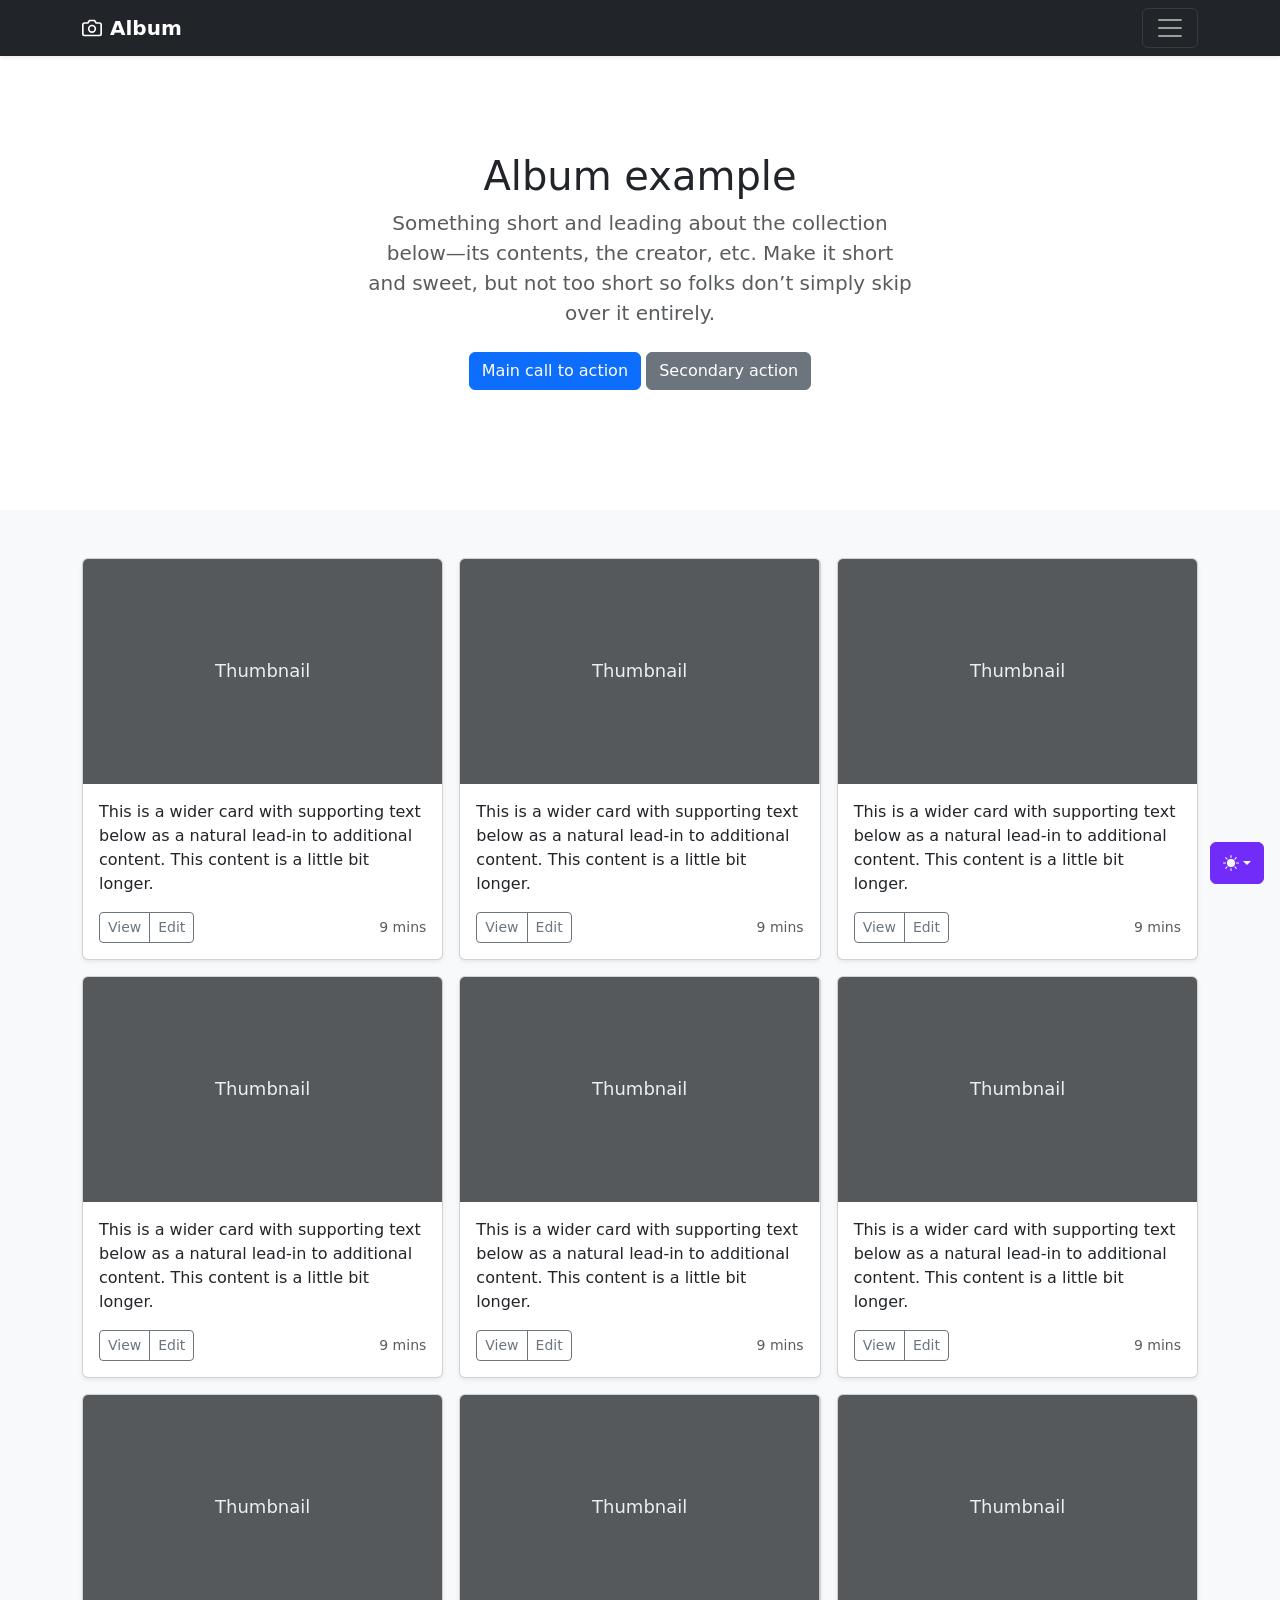
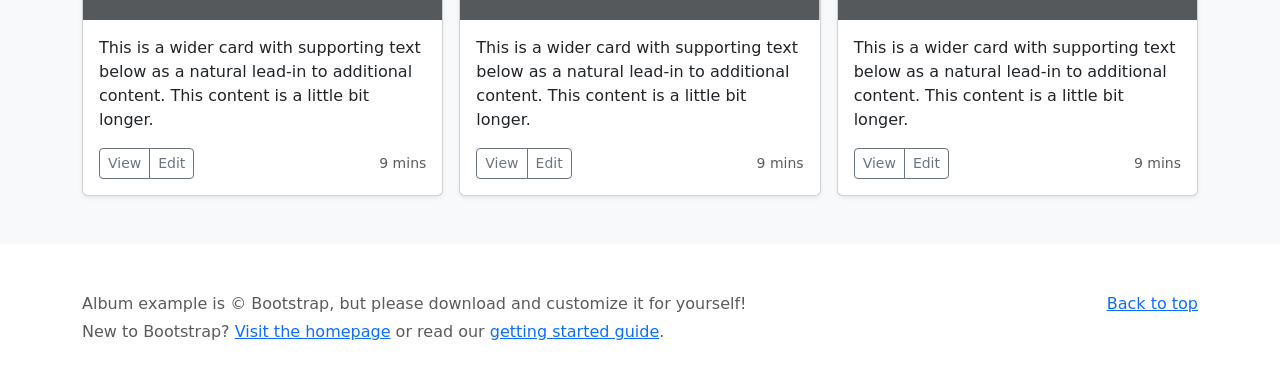
<file: Academy-Cinemas/bootstrap-5.3.8-examples/album/index.html>
<!doctype html>
<html lang="en" data-bs-theme="auto">
  <head>
    <meta charset="utf-8" />
    <meta name="viewport" content="width=device-width, initial-scale=1" />
    <meta name="description" content="" />
    <meta
      name="author"
      content="Mark Otto, Jacob Thornton, and Bootstrap contributors"
    />
    <meta name="generator" content="Astro v5.13.2" />
    <title>Album example · Bootstrap v5.3</title>
    <link
      rel="canonical"
      href="https://getbootstrap.com/docs/5.3/examples/album/"
    />
    <script src="../assets/js/color-modes.js"></script>
    <link href="../assets/dist/css/bootstrap.min.css" rel="stylesheet" />
    <meta name="theme-color" content="#712cf9" />
    <style>
      .bd-placeholder-img {
        font-size: 1.125rem;
        text-anchor: middle;
        -webkit-user-select: none;
        -moz-user-select: none;
        user-select: none;
      }
      @media (min-width: 768px) {
        .bd-placeholder-img-lg {
          font-size: 3.5rem;
        }
      }
      .b-example-divider {
        width: 100%;
        height: 3rem;
        background-color: #0000001a;
        border: solid rgba(0, 0, 0, 0.15);
        border-width: 1px 0;
        box-shadow:
          inset 0 0.5em 1.5em #0000001a,
          inset 0 0.125em 0.5em #00000026;
      }
      .b-example-vr {
        flex-shrink: 0;
        width: 1.5rem;
        height: 100vh;
      }
      .bi {
        vertical-align: -0.125em;
        fill: currentColor;
      }
      .nav-scroller {
        position: relative;
        z-index: 2;
        height: 2.75rem;
        overflow-y: hidden;
      }
      .nav-scroller .nav {
        display: flex;
        flex-wrap: nowrap;
        padding-bottom: 1rem;
        margin-top: -1px;
        overflow-x: auto;
        text-align: center;
        white-space: nowrap;
        -webkit-overflow-scrolling: touch;
      }
      .btn-bd-primary {
        --bd-violet-bg: #712cf9;
        --bd-violet-rgb: 112.520718, 44.062154, 249.437846;
        --bs-btn-font-weight: 600;
        --bs-btn-color: var(--bs-white);
        --bs-btn-bg: var(--bd-violet-bg);
        --bs-btn-border-color: var(--bd-violet-bg);
        --bs-btn-hover-color: var(--bs-white);
        --bs-btn-hover-bg: #6528e0;
        --bs-btn-hover-border-color: #6528e0;
        --bs-btn-focus-shadow-rgb: var(--bd-violet-rgb);
        --bs-btn-active-color: var(--bs-btn-hover-color);
        --bs-btn-active-bg: #5a23c8;
        --bs-btn-active-border-color: #5a23c8;
      }
      .bd-mode-toggle {
        z-index: 1500;
      }
      .bd-mode-toggle .bi {
        width: 1em;
        height: 1em;
      }
      .bd-mode-toggle .dropdown-menu .active .bi {
        display: block !important;
      }
    </style>
  </head>
  <body>
    <svg xmlns="http://www.w3.org/2000/svg" class="d-none">
      <symbol id="check2" viewBox="0 0 16 16">
        <path
          d="M13.854 3.646a.5.5 0 0 1 0 .708l-7 7a.5.5 0 0 1-.708 0l-3.5-3.5a.5.5 0 1 1 .708-.708L6.5 10.293l6.646-6.647a.5.5 0 0 1 .708 0z"
        ></path>
      </symbol>
      <symbol id="circle-half" viewBox="0 0 16 16">
        <path
          d="M8 15A7 7 0 1 0 8 1v14zm0 1A8 8 0 1 1 8 0a8 8 0 0 1 0 16z"
        ></path>
      </symbol>
      <symbol id="moon-stars-fill" viewBox="0 0 16 16">
        <path
          d="M6 .278a.768.768 0 0 1 .08.858 7.208 7.208 0 0 0-.878 3.46c0 4.021 3.278 7.277 7.318 7.277.527 0 1.04-.055 1.533-.16a.787.787 0 0 1 .81.316.733.733 0 0 1-.031.893A8.349 8.349 0 0 1 8.344 16C3.734 16 0 12.286 0 7.71 0 4.266 2.114 1.312 5.124.06A.752.752 0 0 1 6 .278z"
        ></path>
        <path
          d="M10.794 3.148a.217.217 0 0 1 .412 0l.387 1.162c.173.518.579.924 1.097 1.097l1.162.387a.217.217 0 0 1 0 .412l-1.162.387a1.734 1.734 0 0 0-1.097 1.097l-.387 1.162a.217.217 0 0 1-.412 0l-.387-1.162A1.734 1.734 0 0 0 9.31 6.593l-1.162-.387a.217.217 0 0 1 0-.412l1.162-.387a1.734 1.734 0 0 0 1.097-1.097l.387-1.162zM13.863.099a.145.145 0 0 1 .274 0l.258.774c.115.346.386.617.732.732l.774.258a.145.145 0 0 1 0 .274l-.774.258a1.156 1.156 0 0 0-.732.732l-.258.774a.145.145 0 0 1-.274 0l-.258-.774a1.156 1.156 0 0 0-.732-.732l-.774-.258a.145.145 0 0 1 0-.274l.774-.258c.346-.115.617-.386.732-.732L13.863.1z"
        ></path>
      </symbol>
      <symbol id="sun-fill" viewBox="0 0 16 16">
        <path
          d="M8 12a4 4 0 1 0 0-8 4 4 0 0 0 0 8zM8 0a.5.5 0 0 1 .5.5v2a.5.5 0 0 1-1 0v-2A.5.5 0 0 1 8 0zm0 13a.5.5 0 0 1 .5.5v2a.5.5 0 0 1-1 0v-2A.5.5 0 0 1 8 13zm8-5a.5.5 0 0 1-.5.5h-2a.5.5 0 0 1 0-1h2a.5.5 0 0 1 .5.5zM3 8a.5.5 0 0 1-.5.5h-2a.5.5 0 0 1 0-1h2A.5.5 0 0 1 3 8zm10.657-5.657a.5.5 0 0 1 0 .707l-1.414 1.415a.5.5 0 1 1-.707-.708l1.414-1.414a.5.5 0 0 1 .707 0zm-9.193 9.193a.5.5 0 0 1 0 .707L3.05 13.657a.5.5 0 0 1-.707-.707l1.414-1.414a.5.5 0 0 1 .707 0zm9.193 2.121a.5.5 0 0 1-.707 0l-1.414-1.414a.5.5 0 0 1 .707-.707l1.414 1.414a.5.5 0 0 1 0 .707zM4.464 4.465a.5.5 0 0 1-.707 0L2.343 3.05a.5.5 0 1 1 .707-.707l1.414 1.414a.5.5 0 0 1 0 .708z"
        ></path>
      </symbol>
    </svg>
    <div
      class="dropdown position-fixed bottom-0 end-0 mb-3 me-3 bd-mode-toggle"
    >
      <button
        class="btn btn-bd-primary py-2 dropdown-toggle d-flex align-items-center"
        id="bd-theme"
        type="button"
        aria-expanded="false"
        data-bs-toggle="dropdown"
        aria-label="Toggle theme (auto)"
      >
        <svg class="bi my-1 theme-icon-active" aria-hidden="true">
          <use href="#circle-half"></use>
        </svg>
        <span class="visually-hidden" id="bd-theme-text">Toggle theme</span>
      </button>
      <ul
        class="dropdown-menu dropdown-menu-end shadow"
        aria-labelledby="bd-theme-text"
      >
        <li>
          <button
            type="button"
            class="dropdown-item d-flex align-items-center"
            data-bs-theme-value="light"
            aria-pressed="false"
          >
            <svg class="bi me-2 opacity-50" aria-hidden="true">
              <use href="#sun-fill"></use>
            </svg>
            Light
            <svg class="bi ms-auto d-none" aria-hidden="true">
              <use href="#check2"></use>
            </svg>
          </button>
        </li>
        <li>
          <button
            type="button"
            class="dropdown-item d-flex align-items-center"
            data-bs-theme-value="dark"
            aria-pressed="false"
          >
            <svg class="bi me-2 opacity-50" aria-hidden="true">
              <use href="#moon-stars-fill"></use>
            </svg>
            Dark
            <svg class="bi ms-auto d-none" aria-hidden="true">
              <use href="#check2"></use>
            </svg>
          </button>
        </li>
        <li>
          <button
            type="button"
            class="dropdown-item d-flex align-items-center active"
            data-bs-theme-value="auto"
            aria-pressed="true"
          >
            <svg class="bi me-2 opacity-50" aria-hidden="true">
              <use href="#circle-half"></use>
            </svg>
            Auto
            <svg class="bi ms-auto d-none" aria-hidden="true">
              <use href="#check2"></use>
            </svg>
          </button>
        </li>
      </ul>
    </div>
    <header data-bs-theme="dark">
      <div class="collapse text-bg-dark" id="navbarHeader">
        <div class="container">
          <div class="row">
            <div class="col-sm-8 col-md-7 py-4">
              <h4>About</h4>
              <p class="text-body-secondary">
                Add some information about the album below, the author, or any
                other background context. Make it a few sentences long so folks
                can pick up some informative tidbits. Then, link them off to
                some social networking sites or contact information.
              </p>
            </div>
            <div class="col-sm-4 offset-md-1 py-4">
              <h4>Contact</h4>
              <ul class="list-unstyled">
                <li><a href="#" class="text-white">Follow on X</a></li>
                <li><a href="#" class="text-white">Like on Facebook</a></li>
                <li><a href="#" class="text-white">Email me</a></li>
              </ul>
            </div>
          </div>
        </div>
      </div>
      <div class="navbar navbar-dark bg-dark shadow-sm">
        <div class="container">
          <a href="#" class="navbar-brand d-flex align-items-center">
            <svg
              xmlns="http://www.w3.org/2000/svg"
              width="20"
              height="20"
              fill="none"
              stroke="currentColor"
              stroke-linecap="round"
              stroke-linejoin="round"
              stroke-width="2"
              aria-hidden="true"
              class="me-2"
              viewBox="0 0 24 24"
            >
              <path
                d="M23 19a2 2 0 0 1-2 2H3a2 2 0 0 1-2-2V8a2 2 0 0 1 2-2h4l2-3h6l2 3h4a2 2 0 0 1 2 2z"
              ></path>
              <circle cx="12" cy="13" r="4"></circle>
            </svg>
            <strong>Album</strong>
          </a>
          <button
            class="navbar-toggler"
            type="button"
            data-bs-toggle="collapse"
            data-bs-target="#navbarHeader"
            aria-controls="navbarHeader"
            aria-expanded="false"
            aria-label="Toggle navigation"
          >
            <span class="navbar-toggler-icon"></span>
          </button>
        </div>
      </div>
    </header>
    <main>
      <section class="py-5 text-center container">
        <div class="row py-lg-5">
          <div class="col-lg-6 col-md-8 mx-auto">
            <h1 class="fw-light">Album example</h1>
            <p class="lead text-body-secondary">
              Something short and leading about the collection below—its
              contents, the creator, etc. Make it short and sweet, but not too
              short so folks don’t simply skip over it entirely.
            </p>
            <p>
              <a href="#" class="btn btn-primary my-2">Main call to action</a>
              <a href="#" class="btn btn-secondary my-2">Secondary action</a>
            </p>
          </div>
        </div>
      </section>
      <div class="album py-5 bg-body-tertiary">
        <div class="container">
          <div class="row row-cols-1 row-cols-sm-2 row-cols-md-3 g-3">
            <div class="col">
              <div class="card shadow-sm">
                <svg
                  aria-label="Placeholder: Thumbnail"
                  class="bd-placeholder-img card-img-top"
                  height="225"
                  preserveAspectRatio="xMidYMid slice"
                  role="img"
                  width="100%"
                  xmlns="http://www.w3.org/2000/svg"
                >
                  <title>Placeholder</title>
                  <rect width="100%" height="100%" fill="#55595c"></rect>
                  <text x="50%" y="50%" fill="#eceeef" dy=".3em">
                    Thumbnail
                  </text>
                </svg>
                <div class="card-body">
                  <p class="card-text">
                    This is a wider card with supporting text below as a natural
                    lead-in to additional content. This content is a little bit
                    longer.
                  </p>
                  <div
                    class="d-flex justify-content-between align-items-center"
                  >
                    <div class="btn-group">
                      <button
                        type="button"
                        class="btn btn-sm btn-outline-secondary"
                      >
                        View
                      </button>
                      <button
                        type="button"
                        class="btn btn-sm btn-outline-secondary"
                      >
                        Edit
                      </button>
                    </div>
                    <small class="text-body-secondary">9 mins</small>
                  </div>
                </div>
              </div>
            </div>
            <div class="col">
              <div class="card shadow-sm">
                <svg
                  aria-label="Placeholder: Thumbnail"
                  class="bd-placeholder-img card-img-top"
                  height="225"
                  preserveAspectRatio="xMidYMid slice"
                  role="img"
                  width="100%"
                  xmlns="http://www.w3.org/2000/svg"
                >
                  <title>Placeholder</title>
                  <rect width="100%" height="100%" fill="#55595c"></rect>
                  <text x="50%" y="50%" fill="#eceeef" dy=".3em">
                    Thumbnail
                  </text>
                </svg>
                <div class="card-body">
                  <p class="card-text">
                    This is a wider card with supporting text below as a natural
                    lead-in to additional content. This content is a little bit
                    longer.
                  </p>
                  <div
                    class="d-flex justify-content-between align-items-center"
                  >
                    <div class="btn-group">
                      <button
                        type="button"
                        class="btn btn-sm btn-outline-secondary"
                      >
                        View
                      </button>
                      <button
                        type="button"
                        class="btn btn-sm btn-outline-secondary"
                      >
                        Edit
                      </button>
                    </div>
                    <small class="text-body-secondary">9 mins</small>
                  </div>
                </div>
              </div>
            </div>
            <div class="col">
              <div class="card shadow-sm">
                <svg
                  aria-label="Placeholder: Thumbnail"
                  class="bd-placeholder-img card-img-top"
                  height="225"
                  preserveAspectRatio="xMidYMid slice"
                  role="img"
                  width="100%"
                  xmlns="http://www.w3.org/2000/svg"
                >
                  <title>Placeholder</title>
                  <rect width="100%" height="100%" fill="#55595c"></rect>
                  <text x="50%" y="50%" fill="#eceeef" dy=".3em">
                    Thumbnail
                  </text>
                </svg>
                <div class="card-body">
                  <p class="card-text">
                    This is a wider card with supporting text below as a natural
                    lead-in to additional content. This content is a little bit
                    longer.
                  </p>
                  <div
                    class="d-flex justify-content-between align-items-center"
                  >
                    <div class="btn-group">
                      <button
                        type="button"
                        class="btn btn-sm btn-outline-secondary"
                      >
                        View
                      </button>
                      <button
                        type="button"
                        class="btn btn-sm btn-outline-secondary"
                      >
                        Edit
                      </button>
                    </div>
                    <small class="text-body-secondary">9 mins</small>
                  </div>
                </div>
              </div>
            </div>
            <div class="col">
              <div class="card shadow-sm">
                <svg
                  aria-label="Placeholder: Thumbnail"
                  class="bd-placeholder-img card-img-top"
                  height="225"
                  preserveAspectRatio="xMidYMid slice"
                  role="img"
                  width="100%"
                  xmlns="http://www.w3.org/2000/svg"
                >
                  <title>Placeholder</title>
                  <rect width="100%" height="100%" fill="#55595c"></rect>
                  <text x="50%" y="50%" fill="#eceeef" dy=".3em">
                    Thumbnail
                  </text>
                </svg>
                <div class="card-body">
                  <p class="card-text">
                    This is a wider card with supporting text below as a natural
                    lead-in to additional content. This content is a little bit
                    longer.
                  </p>
                  <div
                    class="d-flex justify-content-between align-items-center"
                  >
                    <div class="btn-group">
                      <button
                        type="button"
                        class="btn btn-sm btn-outline-secondary"
                      >
                        View
                      </button>
                      <button
                        type="button"
                        class="btn btn-sm btn-outline-secondary"
                      >
                        Edit
                      </button>
                    </div>
                    <small class="text-body-secondary">9 mins</small>
                  </div>
                </div>
              </div>
            </div>
            <div class="col">
              <div class="card shadow-sm">
                <svg
                  aria-label="Placeholder: Thumbnail"
                  class="bd-placeholder-img card-img-top"
                  height="225"
                  preserveAspectRatio="xMidYMid slice"
                  role="img"
                  width="100%"
                  xmlns="http://www.w3.org/2000/svg"
                >
                  <title>Placeholder</title>
                  <rect width="100%" height="100%" fill="#55595c"></rect>
                  <text x="50%" y="50%" fill="#eceeef" dy=".3em">
                    Thumbnail
                  </text>
                </svg>
                <div class="card-body">
                  <p class="card-text">
                    This is a wider card with supporting text below as a natural
                    lead-in to additional content. This content is a little bit
                    longer.
                  </p>
                  <div
                    class="d-flex justify-content-between align-items-center"
                  >
                    <div class="btn-group">
                      <button
                        type="button"
                        class="btn btn-sm btn-outline-secondary"
                      >
                        View
                      </button>
                      <button
                        type="button"
                        class="btn btn-sm btn-outline-secondary"
                      >
                        Edit
                      </button>
                    </div>
                    <small class="text-body-secondary">9 mins</small>
                  </div>
                </div>
              </div>
            </div>
            <div class="col">
              <div class="card shadow-sm">
                <svg
                  aria-label="Placeholder: Thumbnail"
                  class="bd-placeholder-img card-img-top"
                  height="225"
                  preserveAspectRatio="xMidYMid slice"
                  role="img"
                  width="100%"
                  xmlns="http://www.w3.org/2000/svg"
                >
                  <title>Placeholder</title>
                  <rect width="100%" height="100%" fill="#55595c"></rect>
                  <text x="50%" y="50%" fill="#eceeef" dy=".3em">
                    Thumbnail
                  </text>
                </svg>
                <div class="card-body">
                  <p class="card-text">
                    This is a wider card with supporting text below as a natural
                    lead-in to additional content. This content is a little bit
                    longer.
                  </p>
                  <div
                    class="d-flex justify-content-between align-items-center"
                  >
                    <div class="btn-group">
                      <button
                        type="button"
                        class="btn btn-sm btn-outline-secondary"
                      >
                        View
                      </button>
                      <button
                        type="button"
                        class="btn btn-sm btn-outline-secondary"
                      >
                        Edit
                      </button>
                    </div>
                    <small class="text-body-secondary">9 mins</small>
                  </div>
                </div>
              </div>
            </div>
            <div class="col">
              <div class="card shadow-sm">
                <svg
                  aria-label="Placeholder: Thumbnail"
                  class="bd-placeholder-img card-img-top"
                  height="225"
                  preserveAspectRatio="xMidYMid slice"
                  role="img"
                  width="100%"
                  xmlns="http://www.w3.org/2000/svg"
                >
                  <title>Placeholder</title>
                  <rect width="100%" height="100%" fill="#55595c"></rect>
                  <text x="50%" y="50%" fill="#eceeef" dy=".3em">
                    Thumbnail
                  </text>
                </svg>
                <div class="card-body">
                  <p class="card-text">
                    This is a wider card with supporting text below as a natural
                    lead-in to additional content. This content is a little bit
                    longer.
                  </p>
                  <div
                    class="d-flex justify-content-between align-items-center"
                  >
                    <div class="btn-group">
                      <button
                        type="button"
                        class="btn btn-sm btn-outline-secondary"
                      >
                        View
                      </button>
                      <button
                        type="button"
                        class="btn btn-sm btn-outline-secondary"
                      >
                        Edit
                      </button>
                    </div>
                    <small class="text-body-secondary">9 mins</small>
                  </div>
                </div>
              </div>
            </div>
            <div class="col">
              <div class="card shadow-sm">
                <svg
                  aria-label="Placeholder: Thumbnail"
                  class="bd-placeholder-img card-img-top"
                  height="225"
                  preserveAspectRatio="xMidYMid slice"
                  role="img"
                  width="100%"
                  xmlns="http://www.w3.org/2000/svg"
                >
                  <title>Placeholder</title>
                  <rect width="100%" height="100%" fill="#55595c"></rect>
                  <text x="50%" y="50%" fill="#eceeef" dy=".3em">
                    Thumbnail
                  </text>
                </svg>
                <div class="card-body">
                  <p class="card-text">
                    This is a wider card with supporting text below as a natural
                    lead-in to additional content. This content is a little bit
                    longer.
                  </p>
                  <div
                    class="d-flex justify-content-between align-items-center"
                  >
                    <div class="btn-group">
                      <button
                        type="button"
                        class="btn btn-sm btn-outline-secondary"
                      >
                        View
                      </button>
                      <button
                        type="button"
                        class="btn btn-sm btn-outline-secondary"
                      >
                        Edit
                      </button>
                    </div>
                    <small class="text-body-secondary">9 mins</small>
                  </div>
                </div>
              </div>
            </div>
            <div class="col">
              <div class="card shadow-sm">
                <svg
                  aria-label="Placeholder: Thumbnail"
                  class="bd-placeholder-img card-img-top"
                  height="225"
                  preserveAspectRatio="xMidYMid slice"
                  role="img"
                  width="100%"
                  xmlns="http://www.w3.org/2000/svg"
                >
                  <title>Placeholder</title>
                  <rect width="100%" height="100%" fill="#55595c"></rect>
                  <text x="50%" y="50%" fill="#eceeef" dy=".3em">
                    Thumbnail
                  </text>
                </svg>
                <div class="card-body">
                  <p class="card-text">
                    This is a wider card with supporting text below as a natural
                    lead-in to additional content. This content is a little bit
                    longer.
                  </p>
                  <div
                    class="d-flex justify-content-between align-items-center"
                  >
                    <div class="btn-group">
                      <button
                        type="button"
                        class="btn btn-sm btn-outline-secondary"
                      >
                        View
                      </button>
                      <button
                        type="button"
                        class="btn btn-sm btn-outline-secondary"
                      >
                        Edit
                      </button>
                    </div>
                    <small class="text-body-secondary">9 mins</small>
                  </div>
                </div>
              </div>
            </div>
          </div>
        </div>
      </div>
    </main>
    <footer class="text-body-secondary py-5">
      <div class="container">
        <p class="float-end mb-1"><a href="#">Back to top</a></p>
        <p class="mb-1">
          Album example is &copy; Bootstrap, but please download and customize
          it for yourself!
        </p>
        <p class="mb-0">
          New to Bootstrap? <a href="/">Visit the homepage</a> or read our
          <a href="../getting-started/introduction">getting started guide</a>.
        </p>
      </div>
    </footer>
    <script
      src="../assets/dist/js/bootstrap.bundle.min.js"
      class="astro-vvvwv3sm"
    ></script>
  </body>
</html>
</file>
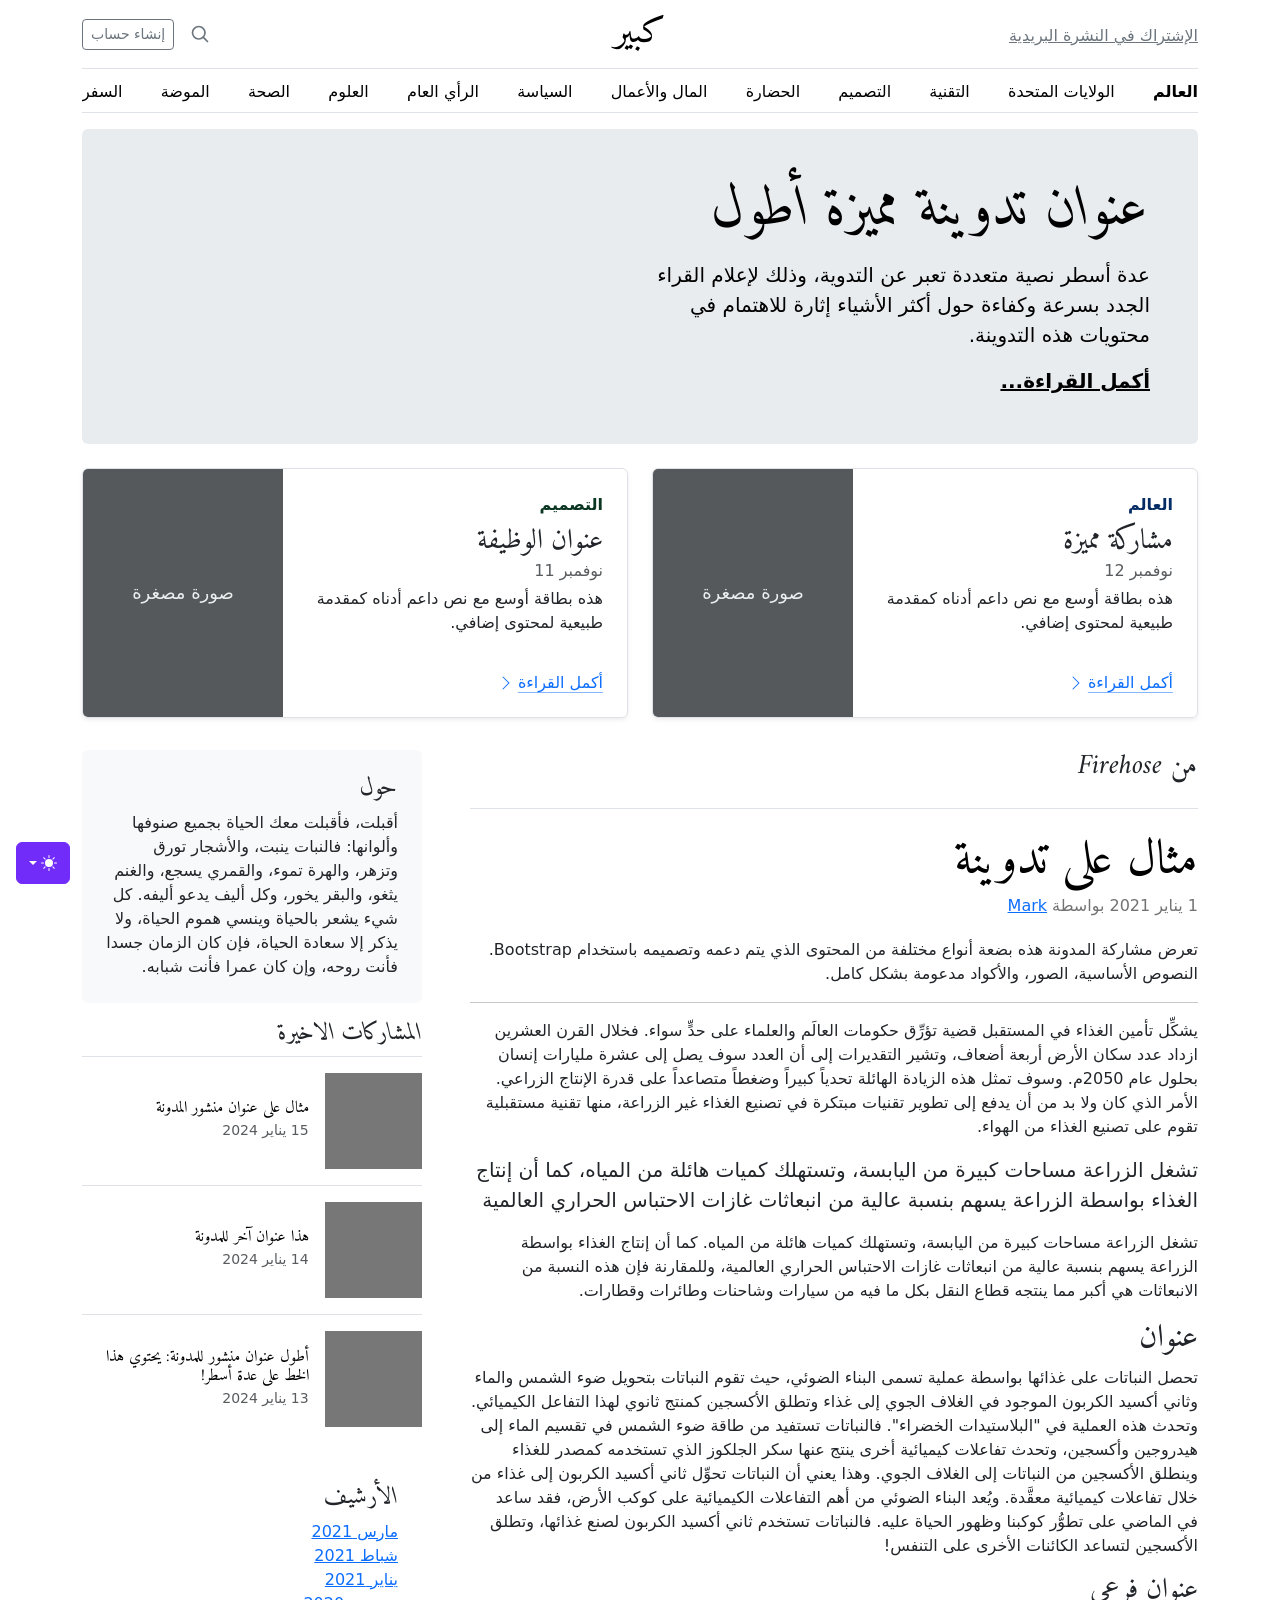
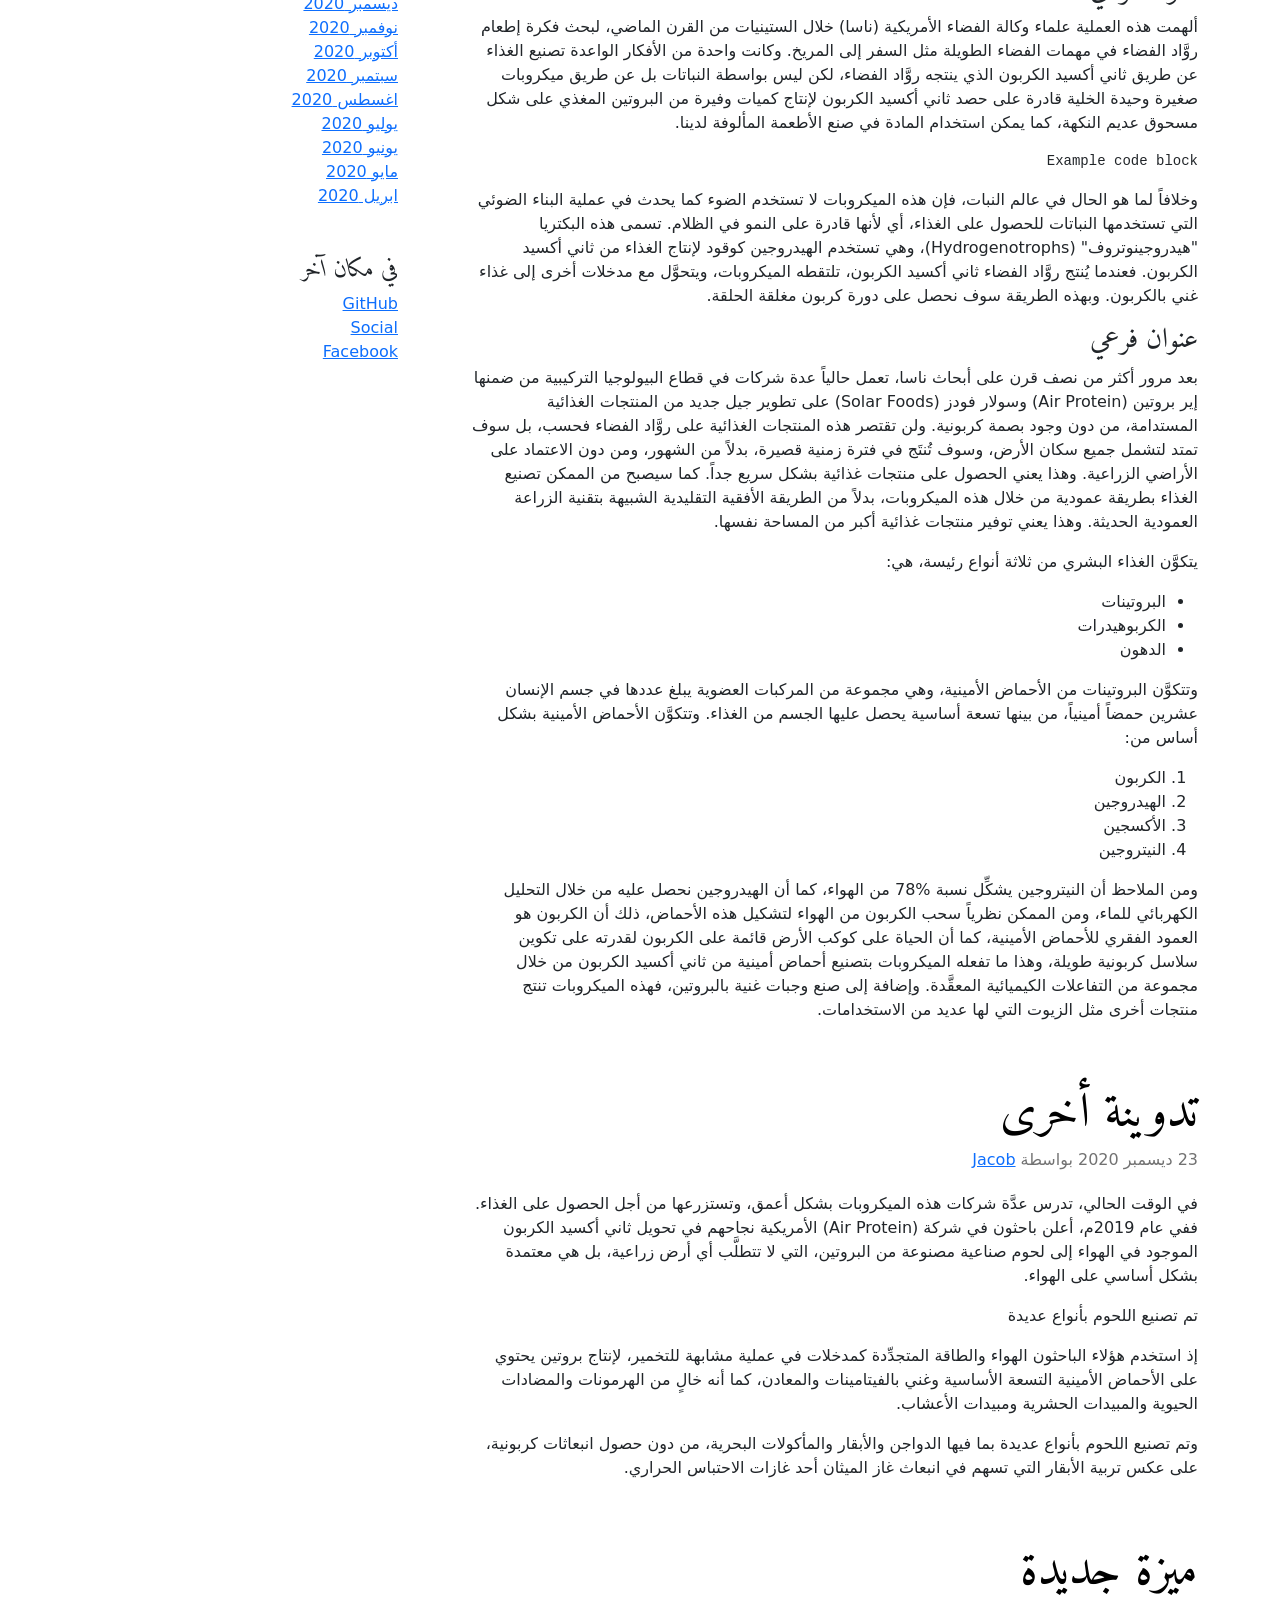
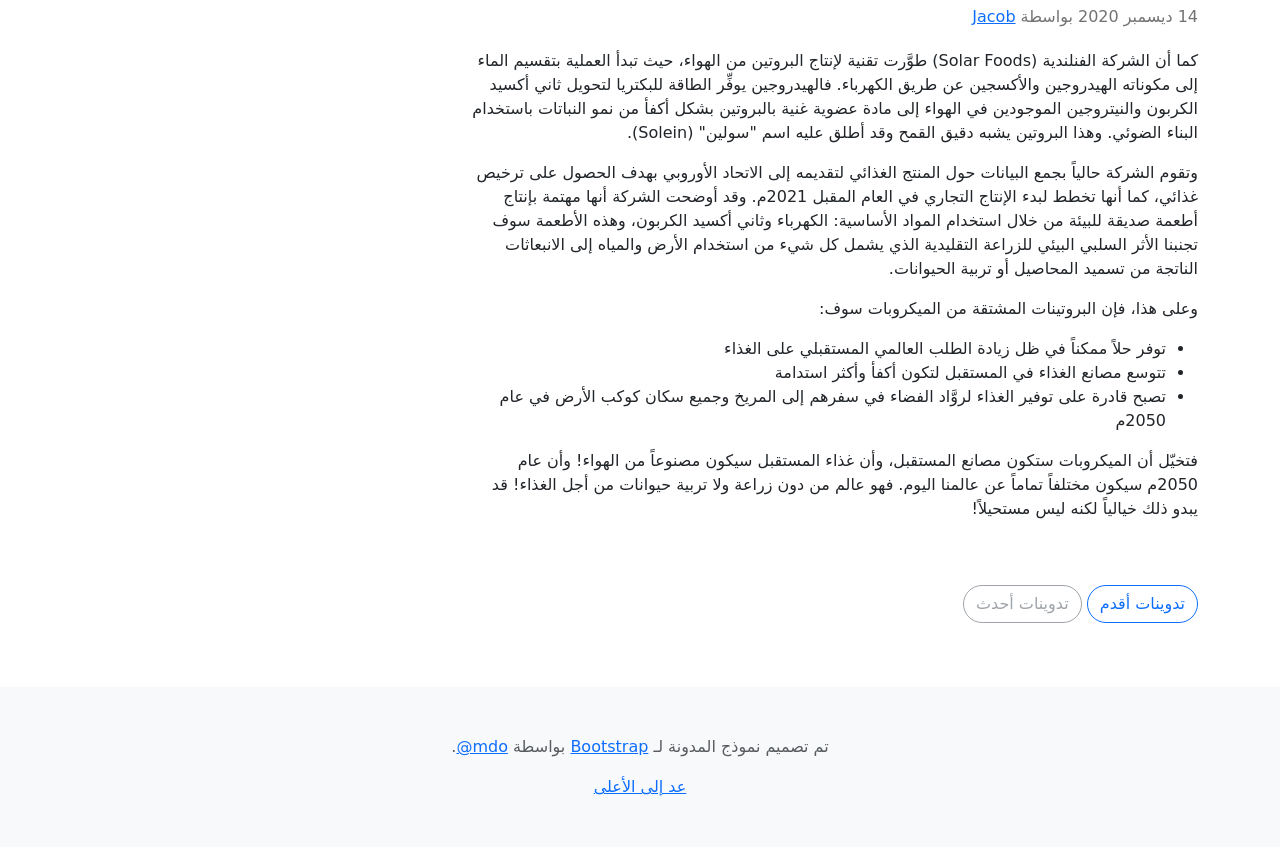
<file: Academy-Cinemas/bootstrap-5.3.8-examples/blog-rtl/index.html>
<!doctype html>
<html lang="ar" dir="rtl" data-bs-theme="auto">
  <head>
    <meta charset="utf-8" />
    <meta name="viewport" content="width=device-width, initial-scale=1" />
    <meta name="description" content="" />
    <meta
      name="author"
      content="Mark Otto, Jacob Thornton, and Bootstrap contributors"
    />
    <meta name="generator" content="Astro v5.13.2" />
    <title>قالب المدونة · Bootstrap v5.3</title>
    <link
      rel="canonical"
      href="https://getbootstrap.com/docs/5.3/examples/blog-rtl/"
    />
    <script src="../assets/js/color-modes.js"></script>
    <link href="../assets/dist/css/bootstrap.rtl.min.css" rel="stylesheet" />
    <meta name="theme-color" content="#712cf9" />
    <link
      href="https://fonts.googleapis.com/css?family=Amiri:wght@400;700&display=swap"
      rel="stylesheet"
    />
    <link href="../blog/blog.rtl.css" rel="stylesheet" />
    <style>
      .bd-placeholder-img {
        font-size: 1.125rem;
        text-anchor: middle;
        -webkit-user-select: none;
        -moz-user-select: none;
        user-select: none;
      }
      @media (min-width: 768px) {
        .bd-placeholder-img-lg {
          font-size: 3.5rem;
        }
      }
      .b-example-divider {
        width: 100%;
        height: 3rem;
        background-color: #0000001a;
        border: solid rgba(0, 0, 0, 0.15);
        border-width: 1px 0;
        box-shadow:
          inset 0 0.5em 1.5em #0000001a,
          inset 0 0.125em 0.5em #00000026;
      }
      .b-example-vr {
        flex-shrink: 0;
        width: 1.5rem;
        height: 100vh;
      }
      .bi {
        vertical-align: -0.125em;
        fill: currentColor;
      }
      .nav-scroller {
        position: relative;
        z-index: 2;
        height: 2.75rem;
        overflow-y: hidden;
      }
      .nav-scroller .nav {
        display: flex;
        flex-wrap: nowrap;
        padding-bottom: 1rem;
        margin-top: -1px;
        overflow-x: auto;
        text-align: center;
        white-space: nowrap;
        -webkit-overflow-scrolling: touch;
      }
      .btn-bd-primary {
        --bd-violet-bg: #712cf9;
        --bd-violet-rgb: 112.520718, 44.062154, 249.437846;
        --bs-btn-font-weight: 600;
        --bs-btn-color: var(--bs-white);
        --bs-btn-bg: var(--bd-violet-bg);
        --bs-btn-border-color: var(--bd-violet-bg);
        --bs-btn-hover-color: var(--bs-white);
        --bs-btn-hover-bg: #6528e0;
        --bs-btn-hover-border-color: #6528e0;
        --bs-btn-focus-shadow-rgb: var(--bd-violet-rgb);
        --bs-btn-active-color: var(--bs-btn-hover-color);
        --bs-btn-active-bg: #5a23c8;
        --bs-btn-active-border-color: #5a23c8;
      }
      .bd-mode-toggle {
        z-index: 1500;
      }
      .bd-mode-toggle .bi {
        width: 1em;
        height: 1em;
      }
      .bd-mode-toggle .dropdown-menu .active .bi {
        display: block !important;
      }
    </style>
  </head>
  <body>
    <svg xmlns="http://www.w3.org/2000/svg" class="d-none">
      <symbol id="check2" viewBox="0 0 16 16">
        <path
          d="M13.854 3.646a.5.5 0 0 1 0 .708l-7 7a.5.5 0 0 1-.708 0l-3.5-3.5a.5.5 0 1 1 .708-.708L6.5 10.293l6.646-6.647a.5.5 0 0 1 .708 0z"
        ></path>
      </symbol>
      <symbol id="circle-half" viewBox="0 0 16 16">
        <path
          d="M8 15A7 7 0 1 0 8 1v14zm0 1A8 8 0 1 1 8 0a8 8 0 0 1 0 16z"
        ></path>
      </symbol>
      <symbol id="moon-stars-fill" viewBox="0 0 16 16">
        <path
          d="M6 .278a.768.768 0 0 1 .08.858 7.208 7.208 0 0 0-.878 3.46c0 4.021 3.278 7.277 7.318 7.277.527 0 1.04-.055 1.533-.16a.787.787 0 0 1 .81.316.733.733 0 0 1-.031.893A8.349 8.349 0 0 1 8.344 16C3.734 16 0 12.286 0 7.71 0 4.266 2.114 1.312 5.124.06A.752.752 0 0 1 6 .278z"
        ></path>
        <path
          d="M10.794 3.148a.217.217 0 0 1 .412 0l.387 1.162c.173.518.579.924 1.097 1.097l1.162.387a.217.217 0 0 1 0 .412l-1.162.387a1.734 1.734 0 0 0-1.097 1.097l-.387 1.162a.217.217 0 0 1-.412 0l-.387-1.162A1.734 1.734 0 0 0 9.31 6.593l-1.162-.387a.217.217 0 0 1 0-.412l1.162-.387a1.734 1.734 0 0 0 1.097-1.097l.387-1.162zM13.863.099a.145.145 0 0 1 .274 0l.258.774c.115.346.386.617.732.732l.774.258a.145.145 0 0 1 0 .274l-.774.258a1.156 1.156 0 0 0-.732.732l-.258.774a.145.145 0 0 1-.274 0l-.258-.774a1.156 1.156 0 0 0-.732-.732l-.774-.258a.145.145 0 0 1 0-.274l.774-.258c.346-.115.617-.386.732-.732L13.863.1z"
        ></path>
      </symbol>
      <symbol id="sun-fill" viewBox="0 0 16 16">
        <path
          d="M8 12a4 4 0 1 0 0-8 4 4 0 0 0 0 8zM8 0a.5.5 0 0 1 .5.5v2a.5.5 0 0 1-1 0v-2A.5.5 0 0 1 8 0zm0 13a.5.5 0 0 1 .5.5v2a.5.5 0 0 1-1 0v-2A.5.5 0 0 1 8 13zm8-5a.5.5 0 0 1-.5.5h-2a.5.5 0 0 1 0-1h2a.5.5 0 0 1 .5.5zM3 8a.5.5 0 0 1-.5.5h-2a.5.5 0 0 1 0-1h2A.5.5 0 0 1 3 8zm10.657-5.657a.5.5 0 0 1 0 .707l-1.414 1.415a.5.5 0 1 1-.707-.708l1.414-1.414a.5.5 0 0 1 .707 0zm-9.193 9.193a.5.5 0 0 1 0 .707L3.05 13.657a.5.5 0 0 1-.707-.707l1.414-1.414a.5.5 0 0 1 .707 0zm9.193 2.121a.5.5 0 0 1-.707 0l-1.414-1.414a.5.5 0 0 1 .707-.707l1.414 1.414a.5.5 0 0 1 0 .707zM4.464 4.465a.5.5 0 0 1-.707 0L2.343 3.05a.5.5 0 1 1 .707-.707l1.414 1.414a.5.5 0 0 1 0 .708z"
        ></path>
      </symbol>
    </svg>
    <div
      class="dropdown position-fixed bottom-0 end-0 mb-3 me-3 bd-mode-toggle"
    >
      <button
        class="btn btn-bd-primary py-2 dropdown-toggle d-flex align-items-center"
        id="bd-theme"
        type="button"
        aria-expanded="false"
        data-bs-toggle="dropdown"
        aria-label="Toggle theme (auto)"
      >
        <svg class="bi my-1 theme-icon-active" aria-hidden="true">
          <use href="#circle-half"></use>
        </svg>
        <span class="visually-hidden" id="bd-theme-text">Toggle theme</span>
      </button>
      <ul
        class="dropdown-menu dropdown-menu-end shadow"
        aria-labelledby="bd-theme-text"
      >
        <li>
          <button
            type="button"
            class="dropdown-item d-flex align-items-center"
            data-bs-theme-value="light"
            aria-pressed="false"
          >
            <svg class="bi me-2 opacity-50" aria-hidden="true">
              <use href="#sun-fill"></use>
            </svg>
            Light
            <svg class="bi ms-auto d-none" aria-hidden="true">
              <use href="#check2"></use>
            </svg>
          </button>
        </li>
        <li>
          <button
            type="button"
            class="dropdown-item d-flex align-items-center"
            data-bs-theme-value="dark"
            aria-pressed="false"
          >
            <svg class="bi me-2 opacity-50" aria-hidden="true">
              <use href="#moon-stars-fill"></use>
            </svg>
            Dark
            <svg class="bi ms-auto d-none" aria-hidden="true">
              <use href="#check2"></use>
            </svg>
          </button>
        </li>
        <li>
          <button
            type="button"
            class="dropdown-item d-flex align-items-center active"
            data-bs-theme-value="auto"
            aria-pressed="true"
          >
            <svg class="bi me-2 opacity-50" aria-hidden="true">
              <use href="#circle-half"></use>
            </svg>
            Auto
            <svg class="bi ms-auto d-none" aria-hidden="true">
              <use href="#check2"></use>
            </svg>
          </button>
        </li>
      </ul>
    </div>
    <svg xmlns="http://www.w3.org/2000/svg" class="d-none">
      <symbol
        id="aperture"
        fill="none"
        stroke="currentColor"
        stroke-linecap="round"
        stroke-linejoin="round"
        stroke-width="2"
        viewBox="0 0 24 24"
      >
        <circle cx="12" cy="12" r="10"></circle>
        <path
          d="M14.31 8l5.74 9.94M9.69 8h11.48M7.38 12l5.74-9.94M9.69 16L3.95 6.06M14.31 16H2.83m13.79-4l-5.74 9.94"
        ></path>
      </symbol>
      <symbol id="cart" viewBox="0 0 16 16">
        <path
          d="M0 1.5A.5.5 0 0 1 .5 1H2a.5.5 0 0 1 .485.379L2.89 3H14.5a.5.5 0 0 1 .49.598l-1 5a.5.5 0 0 1-.465.401l-9.397.472L4.415 11H13a.5.5 0 0 1 0 1H4a.5.5 0 0 1-.491-.408L2.01 3.607 1.61 2H.5a.5.5 0 0 1-.5-.5zM3.102 4l.84 4.479 9.144-.459L13.89 4H3.102zM5 12a2 2 0 1 0 0 4 2 2 0 0 0 0-4zm7 0a2 2 0 1 0 0 4 2 2 0 0 0 0-4zm-7 1a1 1 0 1 1 0 2 1 1 0 0 1 0-2zm7 0a1 1 0 1 1 0 2 1 1 0 0 1 0-2z"
        ></path>
      </symbol>
      <symbol id="chevron-right" viewBox="0 0 16 16">
        <path
          fill-rule="evenodd"
          d="M4.646 1.646a.5.5 0 0 1 .708 0l6 6a.5.5 0 0 1 0 .708l-6 6a.5.5 0 0 1-.708-.708L10.293 8 4.646 2.354a.5.5 0 0 1 0-.708z"
        ></path>
      </symbol>
    </svg>
    <div class="container">
      <header class="border-bottom lh-1 py-3">
        <div class="row flex-nowrap justify-content-between align-items-center">
          <div class="col-4 pt-1">
            <a class="link-secondary" href="#">الإشتراك في النشرة البريدية</a>
          </div>
          <div class="col-4 text-center">
            <a
              class="blog-header-logo text-body-emphasis text-decoration-none"
              href="#"
              >كبير</a
            >
          </div>
          <div class="col-4 d-flex justify-content-end align-items-center">
            <a class="link-secondary" href="#" aria-label="بحث">
              <svg
                xmlns="http://www.w3.org/2000/svg"
                width="20"
                height="20"
                fill="none"
                stroke="currentColor"
                stroke-linecap="round"
                stroke-linejoin="round"
                stroke-width="2"
                class="mx-3"
                role="img"
                viewBox="0 0 24 24"
              >
                <title>بحث</title>
                <circle cx="10.5" cy="10.5" r="7.5"></circle>
                <path d="M21 21l-5.2-5.2"></path>
              </svg>
            </a>
            <a class="btn btn-sm btn-outline-secondary" href="#">إنشاء حساب</a>
          </div>
        </div>
      </header>
      <div class="nav-scroller py-1 mb-3 border-bottom">
        <nav class="nav nav-underline justify-content-between">
          <a class="nav-item nav-link link-body-emphasis active" href="#"
            >العالم</a
          >
          <a class="nav-item nav-link link-body-emphasis" href="#"
            >الولايات المتحدة</a
          >
          <a class="nav-item nav-link link-body-emphasis" href="#">التقنية</a>
          <a class="nav-item nav-link link-body-emphasis" href="#">التصميم</a>
          <a class="nav-item nav-link link-body-emphasis" href="#">الحضارة</a>
          <a class="nav-item nav-link link-body-emphasis" href="#"
            >المال والأعمال</a
          >
          <a class="nav-item nav-link link-body-emphasis" href="#">السياسة</a>
          <a class="nav-item nav-link link-body-emphasis" href="#"
            >الرأي العام</a
          >
          <a class="nav-item nav-link link-body-emphasis" href="#">العلوم</a>
          <a class="nav-item nav-link link-body-emphasis" href="#">الصحة</a>
          <a class="nav-item nav-link link-body-emphasis" href="#">الموضة</a>
          <a class="nav-item nav-link link-body-emphasis" href="#">السفر</a>
        </nav>
      </div>
    </div>
    <main class="container">
      <div class="p-4 p-md-5 mb-4 rounded text-body-emphasis bg-body-secondary">
        <div class="col-lg-6 px-0">
          <h1 class="display-4 fst-italic">عنوان تدوينة مميزة أطول</h1>
          <p class="lead my-3">
            عدة أسطر نصية متعددة تعبر عن التدوية، وذلك لإعلام القراء الجدد بسرعة
            وكفاءة حول أكثر الأشياء إثارة للاهتمام في محتويات هذه التدوينة.
          </p>
          <p class="lead mb-0">
            <a href="#" class="text-body-emphasis fw-bold">أكمل القراءة...</a>
          </p>
        </div>
      </div>
      <div class="row mb-2">
        <div class="col-md-6">
          <div
            class="row g-0 border rounded overflow-hidden flex-md-row mb-4 shadow-sm h-md-250 position-relative"
          >
            <div class="col p-4 d-flex flex-column position-static">
              <strong class="d-inline-block mb-2 text-primary-emphasis"
                >العالم</strong
              >
              <h3 class="mb-0">مشاركة مميزة</h3>
              <div class="mb-1 text-body-secondary">نوفمبر 12</div>
              <p class="card-text mb-auto">
                هذه بطاقة أوسع مع نص داعم أدناه كمقدمة طبيعية لمحتوى إضافي.
              </p>
              <a
                href="#"
                class="icon-link gap-1 icon-link-hover stretched-link"
              >
                أكمل القراءة
                <svg class="bi" aria-hidden="true">
                  <use xlink:href="#chevron-right"></use>
                </svg>
              </a>
            </div>
            <div class="col-auto d-none d-lg-block">
              <svg
                aria-label="Placeholder: صورة مصغرة"
                class="bd-placeholder-img"
                height="250"
                preserveAspectRatio="xMidYMid slice"
                role="img"
                width="200"
                xmlns="http://www.w3.org/2000/svg"
              >
                <title>Placeholder</title>
                <rect width="100%" height="100%" fill="#55595c"></rect>
                <text x="50%" y="50%" fill="#eceeef" dy=".3em">صورة مصغرة</text>
              </svg>
            </div>
          </div>
        </div>
        <div class="col-md-6">
          <div
            class="row g-0 border rounded overflow-hidden flex-md-row mb-4 shadow-sm h-md-250 position-relative"
          >
            <div class="col p-4 d-flex flex-column position-static">
              <strong class="d-inline-block mb-2 text-success-emphasis"
                >التصميم</strong
              >
              <h3 class="mb-0">عنوان الوظيفة</h3>
              <div class="mb-1 text-body-secondary">نوفمبر 11</div>
              <p class="mb-auto">
                هذه بطاقة أوسع مع نص داعم أدناه كمقدمة طبيعية لمحتوى إضافي.
              </p>
              <a
                href="#"
                class="icon-link gap-1 icon-link-hover stretched-link"
              >
                أكمل القراءة
                <svg class="bi" aria-hidden="true">
                  <use xlink:href="#chevron-right"></use>
                </svg>
              </a>
            </div>
            <div class="col-auto d-none d-lg-block">
              <svg
                aria-label="Placeholder: صورة مصغرة"
                class="bd-placeholder-img"
                height="250"
                preserveAspectRatio="xMidYMid slice"
                role="img"
                width="200"
                xmlns="http://www.w3.org/2000/svg"
              >
                <title>Placeholder</title>
                <rect width="100%" height="100%" fill="#55595c"></rect>
                <text x="50%" y="50%" fill="#eceeef" dy=".3em">صورة مصغرة</text>
              </svg>
            </div>
          </div>
        </div>
      </div>
      <div class="row g-5">
        <div class="col-md-8">
          <h3 class="pb-4 mb-4 fst-italic border-bottom">من Firehose</h3>
          <article class="blog-post">
            <h2 class="display-5 link-body-emphasis mb-1">مثال على تدوينة</h2>
            <p class="blog-post-meta">
              1 يناير 2021 بواسطة <a href="#"> Mark </a>
            </p>
            <p>
              تعرض مشاركة المدونة هذه بضعة أنواع مختلفة من المحتوى الذي يتم دعمه
              وتصميمه باستخدام Bootstrap. النصوص الأساسية، الصور، والأكواد
              مدعومة بشكل كامل.
            </p>
            <hr />
            <p>
              يشكِّل تأمين الغذاء في المستقبل قضية تؤرِّق حكومات العالَم
              والعلماء على حدٍّ سواء. فخلال القرن العشرين ازداد عدد سكان الأرض
              أربعة أضعاف، وتشير التقديرات إلى أن العدد سوف يصل إلى عشرة مليارات
              إنسان بحلول عام 2050م. وسوف تمثل هذه الزيادة الهائلة تحدياً كبيراً
              وضغطاً متصاعداً على قدرة الإنتاج الزراعي. الأمر الذي كان ولا بد من
              أن يدفع إلى تطوير تقنيات مبتكرة في تصنيع الغذاء غير الزراعة، منها
              تقنية مستقبلية تقوم على تصنيع الغذاء من الهواء.
            </p>
            <blockquote class="blockquote">
              <p>
                تشغل الزراعة مساحات كبيرة من اليابسة، وتستهلك كميات هائلة من
                المياه، كما أن إنتاج الغذاء بواسطة الزراعة يسهم بنسبة عالية من
                انبعاثات غازات الاحتباس الحراري العالمية
              </p>
            </blockquote>
            <p>
              تشغل الزراعة مساحات كبيرة من اليابسة، وتستهلك كميات هائلة من
              المياه. كما أن إنتاج الغذاء بواسطة الزراعة يسهم بنسبة عالية من
              انبعاثات غازات الاحتباس الحراري العالمية، وللمقارنة فإن هذه النسبة
              من الانبعاثات هي أكبر مما ينتجه قطاع النقل بكل ما فيه من سيارات
              وشاحنات وطائرات وقطارات.
            </p>
            <h2>عنوان</h2>
            <p>
              تحصل النباتات على غذائها بواسطة عملية تسمى البناء الضوئي، حيث تقوم
              النباتات بتحويل ضوء الشمس والماء وثاني أكسيد الكربون الموجود في
              الغلاف الجوي إلى غذاء وتطلق الأكسجين كمنتج ثانوي لهذا التفاعل
              الكيميائي. وتحدث هذه العملية في "البلاستيدات الخضراء". فالنباتات
              تستفيد من طاقة ضوء الشمس في تقسيم الماء إلى هيدروجين وأكسجين،
              وتحدث تفاعلات كيميائية أخرى ينتج عنها سكر الجلكوز الذي تستخدمه
              كمصدر للغذاء وينطلق الأكسجين من النباتات إلى الغلاف الجوي. وهذا
              يعني أن النباتات تحوِّل ثاني أكسيد الكربون إلى غذاء من خلال
              تفاعلات كيميائية معقَّدة. ويُعد البناء الضوئي من أهم التفاعلات
              الكيميائية على كوكب الأرض، فقد ساعد في الماضي على تطوُّر كوكبنا
              وظهور الحياة عليه. فالنباتات تستخدم ثاني أكسيد الكربون لصنع
              غذائها، وتطلق الأكسجين لتساعد الكائنات الأخرى على التنفس!
            </p>
            <h3>عنوان فرعي</h3>
            <p>
              ألهمت هذه العملية علماء وكالة الفضاء الأمريكية (ناسا) خلال
              الستينيات من القرن الماضي، لبحث فكرة إطعام روَّاد الفضاء في مهمات
              الفضاء الطويلة مثل السفر إلى المريخ. وكانت واحدة من الأفكار
              الواعدة تصنيع الغذاء عن طريق ثاني أكسيد الكربون الذي ينتجه روَّاد
              الفضاء، لكن ليس بواسطة النباتات بل عن طريق ميكروبات صغيرة وحيدة
              الخلية قادرة على حصد ثاني أكسيد الكربون لإنتاج كميات وفيرة من
              البروتين المغذي على شكل مسحوق عديم النكهة، كما يمكن استخدام المادة
              في صنع الأطعمة المألوفة لدينا.
            </p>
            <pre><code>Example code block</code></pre>
            <p>
              وخلافاً لما هو الحال في عالم النبات، فإن هذه الميكروبات لا تستخدم
              الضوء كما يحدث في عملية البناء الضوئي التي تستخدمها النباتات
              للحصول على الغذاء، أي لأنها قادرة على النمو في الظلام. تسمى هذه
              البكتريا "هيدروجينوتروف" (Hydrogenotrophs)، وهي تستخدم الهيدروجين
              كوقود لإنتاج الغذاء من ثاني أكسيد الكربون. فعندما يُنتج روَّاد
              الفضاء ثاني أكسيد الكربون، تلتقطه الميكروبات، ويتحوَّل مع مدخلات
              أخرى إلى غذاء غني بالكربون. وبهذه الطريقة سوف نحصل على دورة كربون
              مغلقة الحلقة.
            </p>
            <h3>عنوان فرعي</h3>
            <p>
              بعد مرور أكثر من نصف قرن على أبحاث ناسا، تعمل حالياً عدة شركات في
              قطاع البيولوجيا التركيبية من ضمنها إير بروتين (Air Protein) وسولار
              فودز (Solar Foods) على تطوير جيل جديد من المنتجات الغذائية
              المستدامة، من دون وجود بصمة كربونية. ولن تقتصر هذه المنتجات
              الغذائية على روَّاد الفضاء فحسب، بل سوف تمتد لتشمل جميع سكان
              الأرض، وسوف تُنتَج في فترة زمنية قصيرة، بدلاً من الشهور، ومن دون
              الاعتماد على الأراضي الزراعية. وهذا يعني الحصول على منتجات غذائية
              بشكل سريع جداً. كما سيصبح من الممكن تصنيع الغذاء بطريقة عمودية من
              خلال هذه الميكروبات، بدلاً من الطريقة الأفقية التقليدية الشبيهة
              بتقنية الزراعة العمودية الحديثة. وهذا يعني توفير منتجات غذائية
              أكبر من المساحة نفسها.
            </p>
            <p>يتكوَّن الغذاء البشري من ثلاثة أنواع رئيسة، هي:</p>
            <ul>
              <li>البروتينات</li>
              <li>الكربوهيدرات</li>
              <li>الدهون</li>
            </ul>
            <p>
              وتتكوَّن البروتينات من الأحماض الأمينية، وهي مجموعة من المركبات
              العضوية يبلغ عددها في جسم الإنسان عشرين حمضاً أمينياً، من بينها
              تسعة أساسية يحصل عليها الجسم من الغذاء. وتتكوَّن الأحماض الأمينية
              بشكل أساس من:
            </p>
            <ol>
              <li>الكربون</li>
              <li>الهيدروجين</li>
              <li>الأكسجين</li>
              <li>النيتروجين</li>
            </ol>
            <p>
              ومن الملاحظ أن النيتروجين يشكِّل نسبة %78 من الهواء، كما أن
              الهيدروجين نحصل عليه من خلال التحليل الكهربائي للماء، ومن الممكن
              نظرياً سحب الكربون من الهواء لتشكيل هذه الأحماض، ذلك أن الكربون هو
              العمود الفقري للأحماض الأمينية، كما أن الحياة على كوكب الأرض قائمة
              على الكربون لقدرته على تكوين سلاسل كربونية طويلة، وهذا ما تفعله
              الميكروبات بتصنيع أحماض أمينية من ثاني أكسيد الكربون من خلال
              مجموعة من التفاعلات الكيميائية المعقَّدة. وإضافة إلى صنع وجبات
              غنية بالبروتين، فهذه الميكروبات تنتج منتجات أخرى مثل الزيوت التي
              لها عديد من الاستخدامات.
            </p>
          </article>
          <article class="blog-post">
            <h2 class="display-5 link-body-emphasis mb-1">تدوينة أخرى</h2>
            <p class="blog-post-meta">
              23 ديسمبر 2020 بواسطة <a href="#">Jacob</a>
            </p>
            <p>
              في الوقت الحالي، تدرس عدَّة شركات هذه الميكروبات بشكل أعمق،
              وتستزرعها من أجل الحصول على الغذاء. ففي عام 2019م، أعلن باحثون في
              شركة (Air Protein) الأمريكية نجاحهم في تحويل ثاني أكسيد الكربون
              الموجود في الهواء إلى لحوم صناعية مصنوعة من البروتين، التي لا
              تتطلَّب أي أرض زراعية، بل هي معتمدة بشكل أساسي على الهواء.
            </p>
            <blockquote><p>تم تصنيع اللحوم بأنواع عديدة</p></blockquote>
            <p>
              إذ استخدم هؤلاء الباحثون الهواء والطاقة المتجدِّدة كمدخلات في
              عملية مشابهة للتخمير، لإنتاج بروتين يحتوي على الأحماض الأمينية
              التسعة الأساسية وغني بالفيتامينات والمعادن، كما أنه خالٍ من
              الهرمونات والمضادات الحيوية والمبيدات الحشرية ومبيدات الأعشاب.
            </p>
            <p>
              وتم تصنيع اللحوم بأنواع عديدة بما فيها الدواجن والأبقار والمأكولات
              البحرية، من دون حصول انبعاثات كربونية، على عكس تربية الأبقار التي
              تسهم في انبعاث غاز الميثان أحد غازات الاحتباس الحراري.
            </p>
          </article>
          <article class="blog-post">
            <h2 class="display-5 link-body-emphasis mb-1">ميزة جديدة</h2>
            <p class="blog-post-meta">
              14 ديسمبر 2020 بواسطة <a href="#">Jacob</a>
            </p>
            <p>
              كما أن الشركة الفنلندية (Solar Foods) طوَّرت تقنية لإنتاج البروتين
              من الهواء، حيث تبدأ العملية بتقسيم الماء إلى مكوناته الهيدروجين
              والأكسجين عن طريق الكهرباء. فالهيدروجين يوفِّر الطاقة للبكتريا
              لتحويل ثاني أكسيد الكربون والنيتروجين الموجودين في الهواء إلى مادة
              عضوية غنية بالبروتين بشكل أكفأ من نمو النباتات باستخدام البناء
              الضوئي. وهذا البروتين يشبه دقيق القمح وقد أطلق عليه اسم "سولين"
              (Solein).
            </p>
            <p>
              وتقوم الشركة حالياً بجمع البيانات حول المنتج الغذائي لتقديمه إلى
              الاتحاد الأوروبي بهدف الحصول على ترخيص غذائي، كما أنها تخطط لبدء
              الإنتاج التجاري في العام المقبل 2021م. وقد أوضحت الشركة أنها مهتمة
              بإنتاج أطعمة صديقة للبيئة من خلال استخدام المواد الأساسية:
              الكهرباء وثاني أكسيد الكربون، وهذه الأطعمة سوف تجنبنا الأثر السلبي
              البيئي للزراعة التقليدية الذي يشمل كل شيء من استخدام الأرض والمياه
              إلى الانبعاثات الناتجة من تسميد المحاصيل أو تربية الحيوانات.
            </p>
            <p>وعلى هذا، فإن البروتينات المشتقة من الميكروبات سوف:</p>
            <ul>
              <li>
                توفر حلاً ممكناً في ظل زيادة الطلب العالمي المستقبلي على الغذاء
              </li>
              <li>تتوسع مصانع الغذاء في المستقبل لتكون أكفأ وأكثر استدامة</li>
              <li>
                تصبح قادرة على توفير الغذاء لروَّاد الفضاء في سفرهم إلى المريخ
                وجميع سكان كوكب الأرض في عام 2050م
              </li>
            </ul>
            <p>
              فتخيّل أن الميكروبات ستكون مصانع المستقبل، وأن غذاء المستقبل سيكون
              مصنوعاً من الهواء! وأن عام 2050م سيكون مختلفاً تماماً عن عالمنا
              اليوم. فهو عالم من دون زراعة ولا تربية حيوانات من أجل الغذاء! قد
              يبدو ذلك خيالياً لكنه ليس مستحيلاً!
            </p>
          </article>
          <nav class="blog-pagination" aria-label="Pagination">
            <a class="btn btn-outline-primary rounded-pill" href="#"
              >تدوينات أقدم</a
            >
            <a
              class="btn btn-outline-secondary rounded-pill disabled"
              aria-disabled="true"
              >تدوينات أحدث</a
            >
          </nav>
        </div>
        <div class="col-md-4">
          <div class="position-sticky" style="top: 2rem">
            <div class="p-4 mb-3 bg-body-tertiary rounded">
              <h4 class="fst-italic">حول</h4>
              <p class="mb-0">
                أقبلت، فأقبلت معك الحياة بجميع صنوفها وألوانها: فالنبات ينبت،
                والأشجار تورق وتزهر، والهرة تموء، والقمري يسجع، والغنم يثغو،
                والبقر يخور، وكل أليف يدعو أليفه. كل شيء يشعر بالحياة وينسي هموم
                الحياة، ولا يذكر إلا سعادة الحياة، فإن كان الزمان جسدا فأنت
                روحه، وإن كان عمرا فأنت شبابه.
              </p>
            </div>
            <div>
              <h4 class="fst-italic">المشاركات الاخيرة</h4>
              <ul class="list-unstyled">
                <li>
                  <a
                    class="d-flex flex-column flex-lg-row gap-3 align-items-start align-items-lg-center py-3 link-body-emphasis text-decoration-none border-top"
                    href="#"
                  >
                    <svg
                      aria-hidden="true"
                      class="bd-placeholder-img"
                      height="96"
                      preserveAspectRatio="xMidYMid slice"
                      width="100%"
                      xmlns="http://www.w3.org/2000/svg"
                    >
                      <rect width="100%" height="100%" fill="#777"></rect>
                    </svg>
                    <div class="col-lg-8">
                      <h6 class="mb-0">مثال على عنوان منشور المدونة</h6>
                      <small class="text-body-secondary">15 يناير 2024</small>
                    </div>
                  </a>
                </li>
                <li>
                  <a
                    class="d-flex flex-column flex-lg-row gap-3 align-items-start align-items-lg-center py-3 link-body-emphasis text-decoration-none border-top"
                    href="#"
                  >
                    <svg
                      aria-hidden="true"
                      class="bd-placeholder-img"
                      height="96"
                      preserveAspectRatio="xMidYMid slice"
                      width="100%"
                      xmlns="http://www.w3.org/2000/svg"
                    >
                      <rect width="100%" height="100%" fill="#777"></rect>
                    </svg>
                    <div class="col-lg-8">
                      <h6 class="mb-0">هذا عنوان آخر للمدونة</h6>
                      <small class="text-body-secondary">14 يناير 2024</small>
                    </div>
                  </a>
                </li>
                <li>
                  <a
                    class="d-flex flex-column flex-lg-row gap-3 align-items-start align-items-lg-center py-3 link-body-emphasis text-decoration-none border-top"
                    href="#"
                  >
                    <svg
                      aria-hidden="true"
                      class="bd-placeholder-img"
                      height="96"
                      preserveAspectRatio="xMidYMid slice"
                      width="100%"
                      xmlns="http://www.w3.org/2000/svg"
                    >
                      <rect width="100%" height="100%" fill="#777"></rect>
                    </svg>
                    <div class="col-lg-8">
                      <h6 class="mb-0">
                        أطول عنوان منشور للمدونة: يحتوي هذا الخط على عدة أسطر!
                      </h6>
                      <small class="text-body-secondary">13 يناير 2024</small>
                    </div>
                  </a>
                </li>
              </ul>
            </div>
            <div class="p-4">
              <h4 class="fst-italic">الأرشيف</h4>
              <ol class="list-unstyled mb-0">
                <li><a href="#">مارس 2021</a></li>
                <li><a href="#">شباط 2021</a></li>
                <li><a href="#">يناير 2021</a></li>
                <li><a href="#">ديسمبر 2020</a></li>
                <li><a href="#">نوفمبر 2020</a></li>
                <li><a href="#">أكتوبر 2020</a></li>
                <li><a href="#">سبتمبر 2020</a></li>
                <li><a href="#">اغسطس 2020</a></li>
                <li><a href="#">يوليو 2020</a></li>
                <li><a href="#">يونيو 2020</a></li>
                <li><a href="#">مايو 2020</a></li>
                <li><a href="#">ابريل 2020</a></li>
              </ol>
            </div>
            <div class="p-4">
              <h4 class="fst-italic">في مكان آخر</h4>
              <ol class="list-unstyled">
                <li><a href="#">GitHub</a></li>
                <li><a href="#">Social</a></li>
                <li><a href="#">Facebook</a></li>
              </ol>
            </div>
          </div>
        </div>
      </div>
    </main>
    <footer class="py-5 text-center text-body-secondary bg-body-tertiary">
      <p>
        تم تصميم نموذج المدونة لـ
        <a href="https://getbootstrap.com/">Bootstrap</a> بواسطة
        <a href="https://x.com/mdo"><bdi lang="en" dir="ltr">@mdo</bdi></a
        >.
      </p>
      <p class="mb-0"><a href="#">عد إلى الأعلى</a></p>
    </footer>
    <script
      src="../assets/dist/js/bootstrap.bundle.min.js"
      class="astro-vvvwv3sm"
    ></script>
  </body>
</html>
</file>
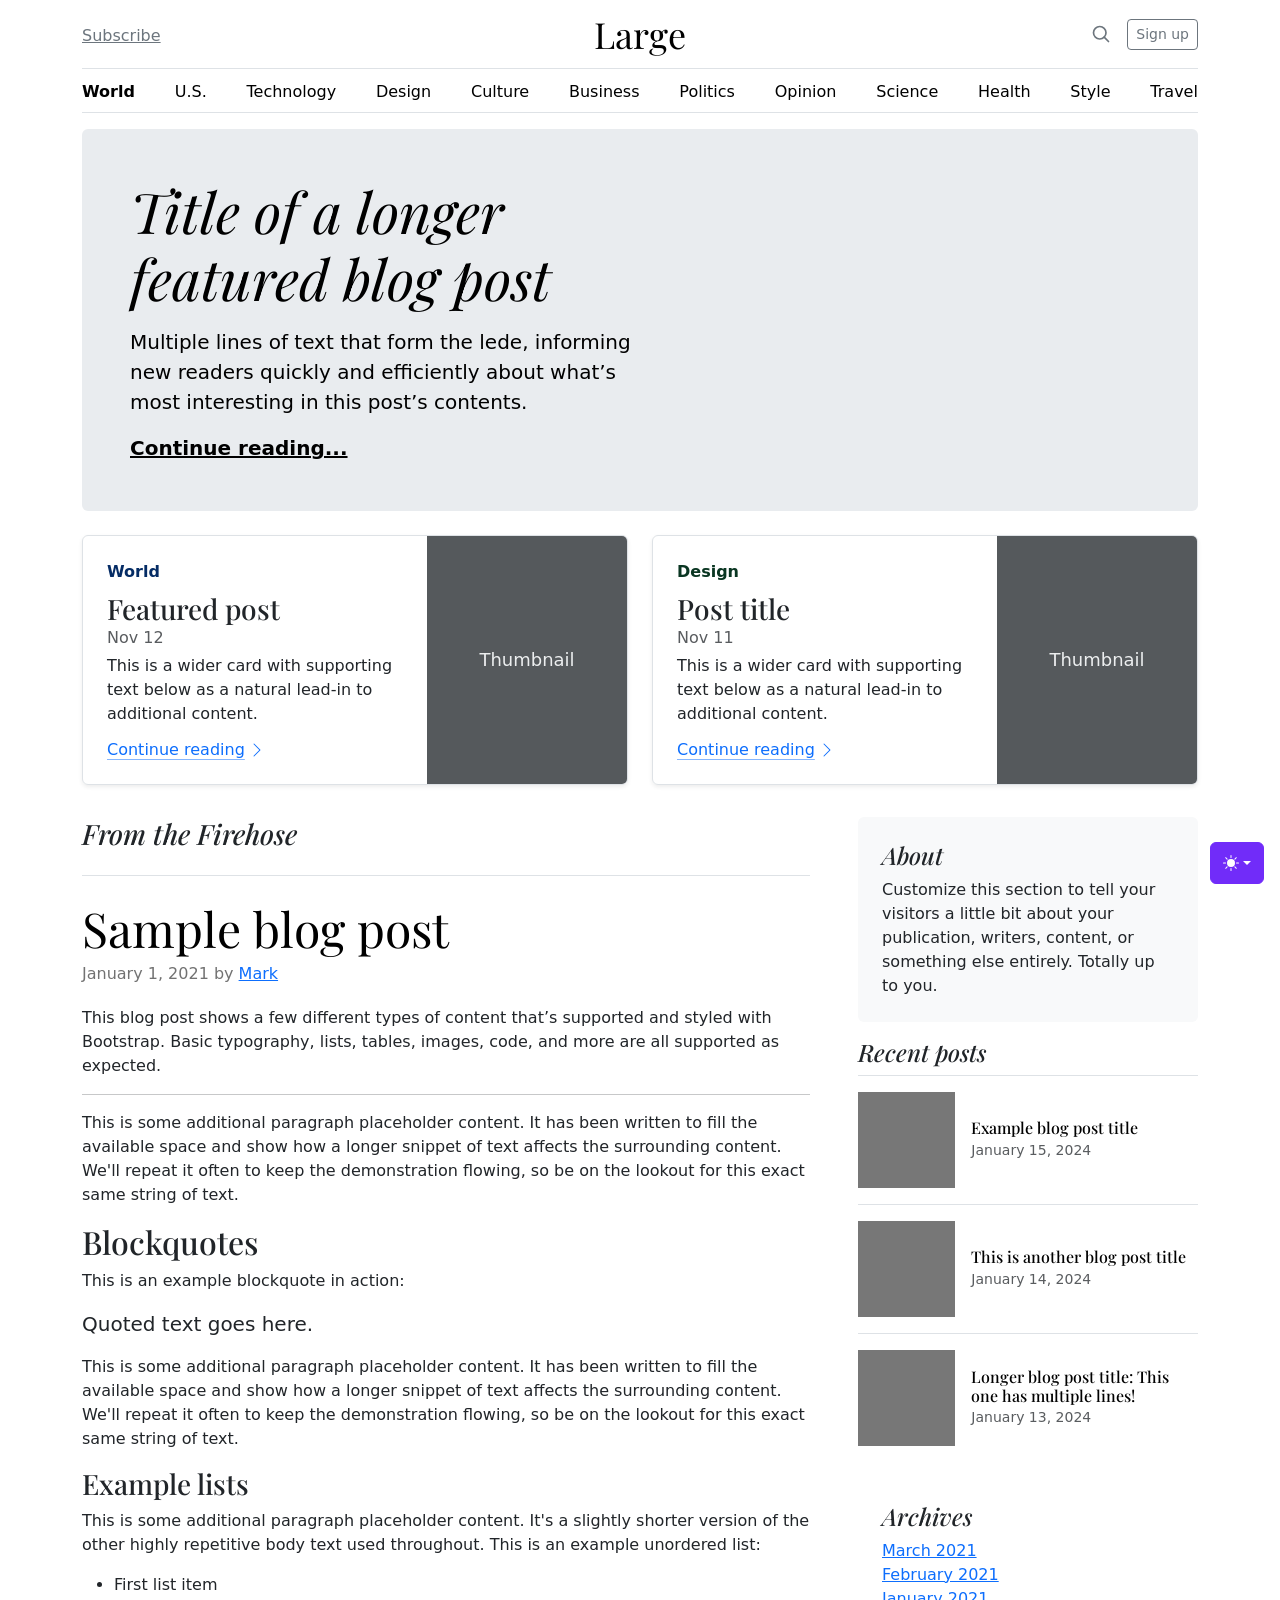
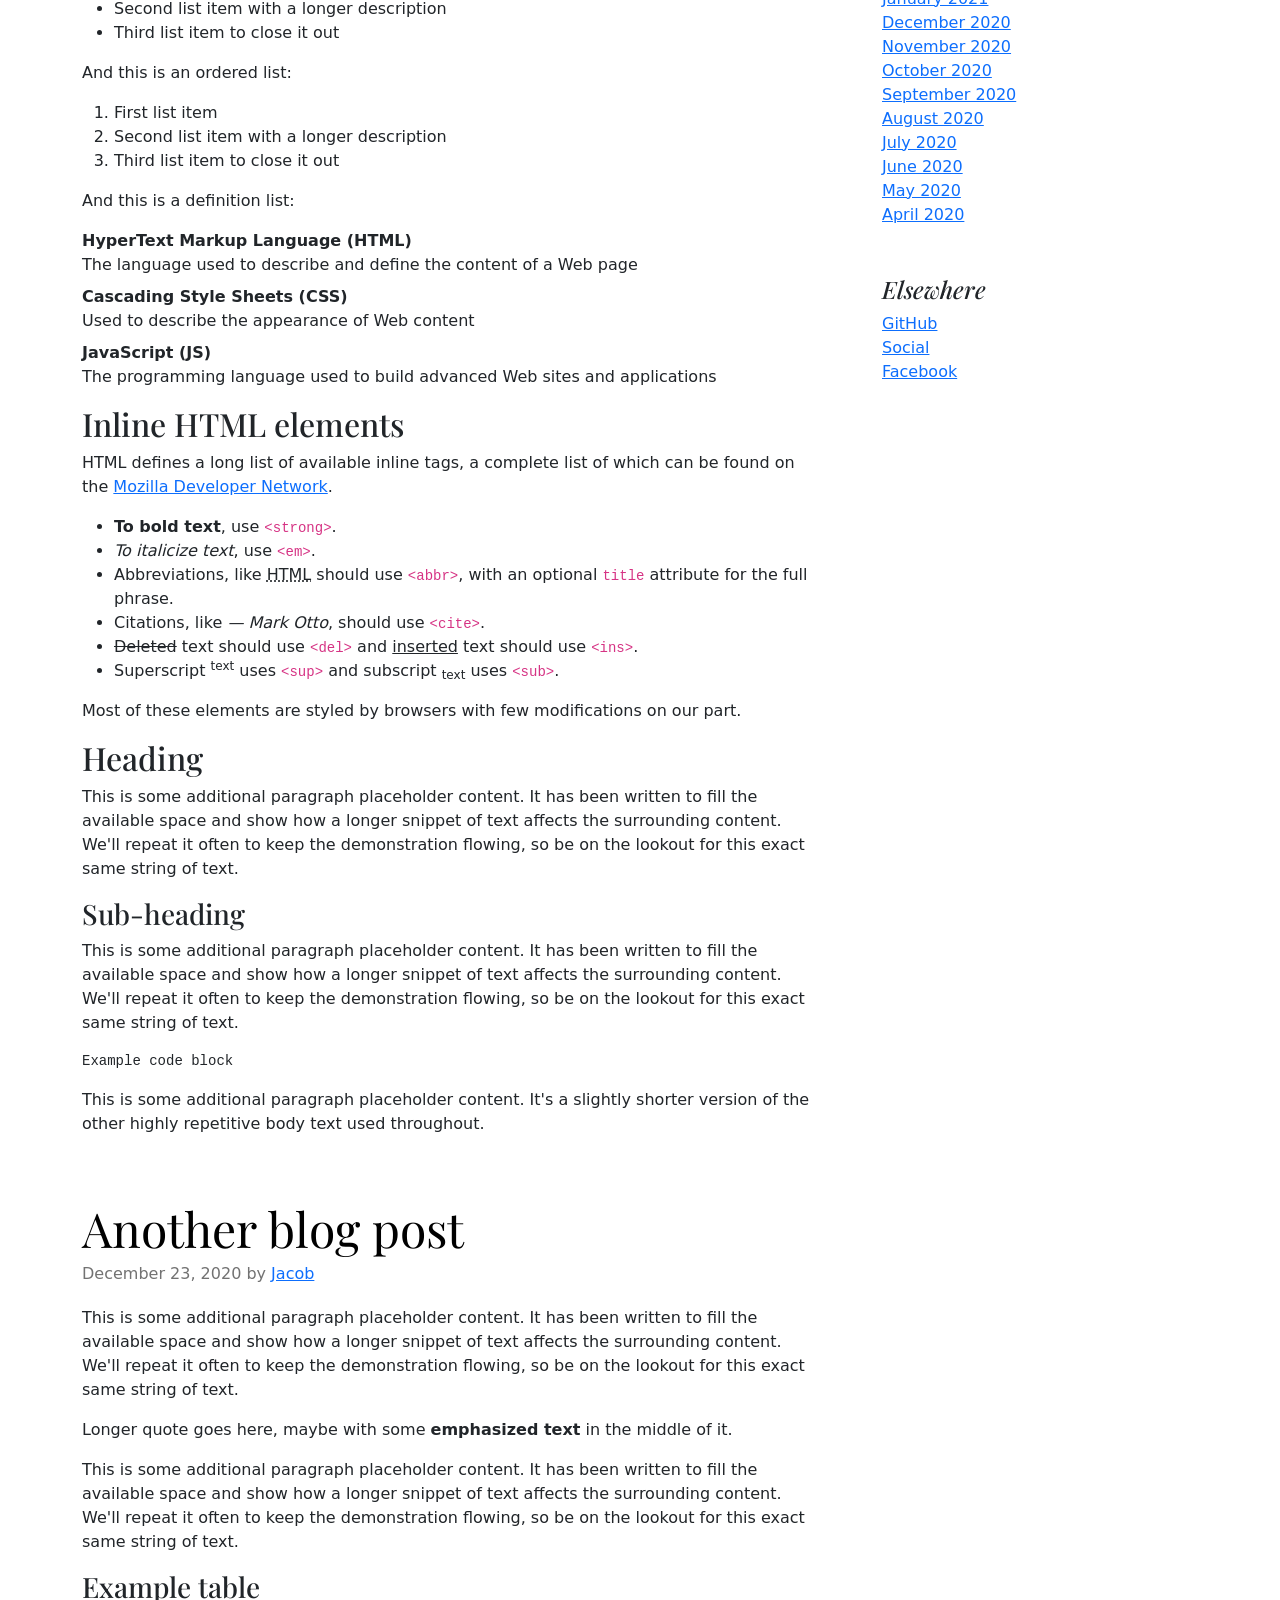
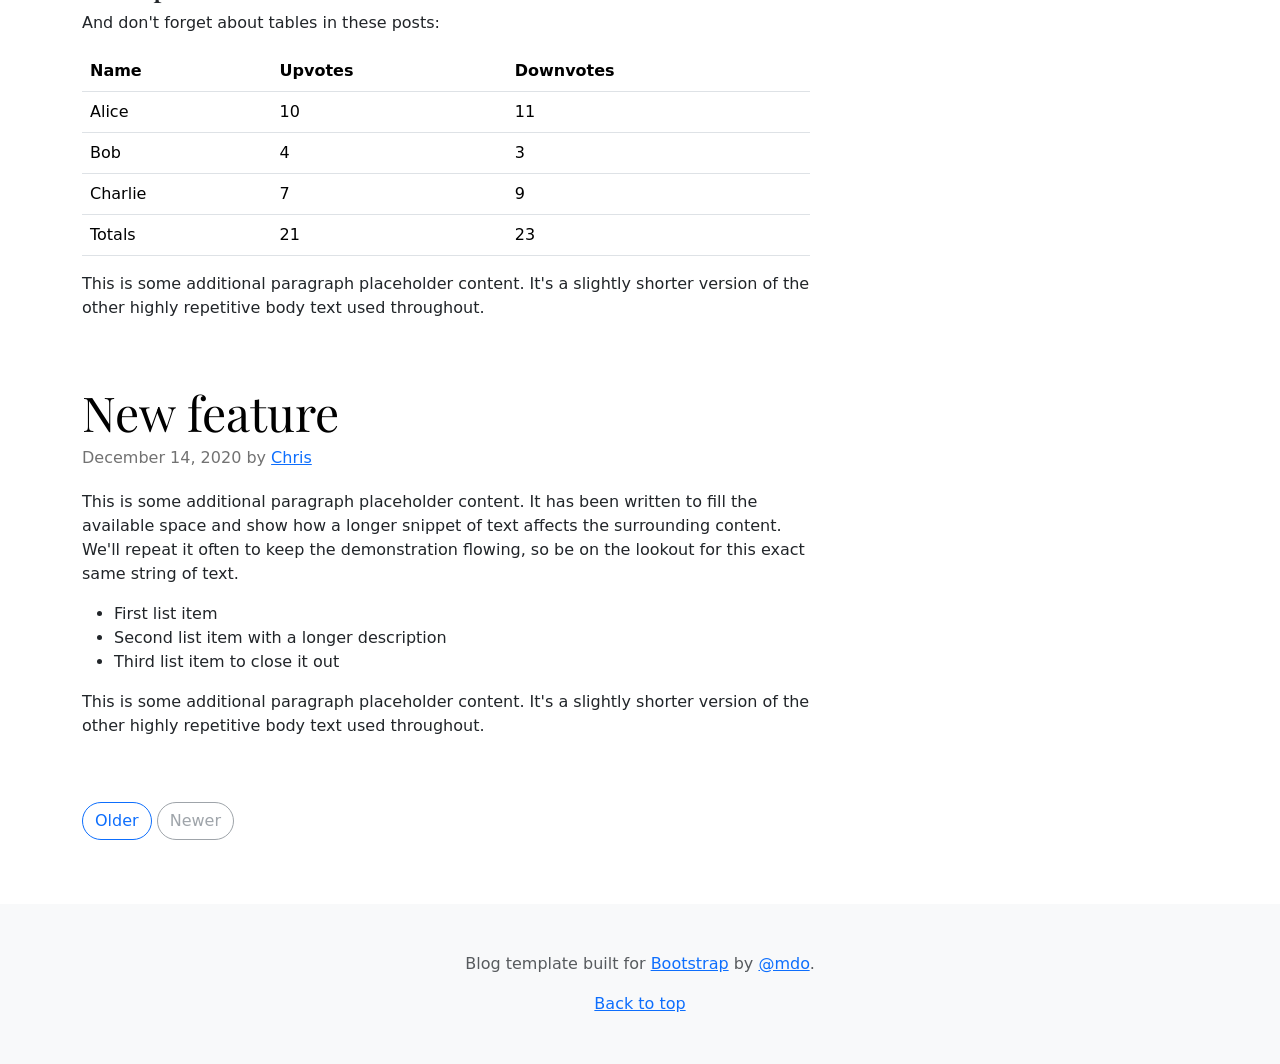
<file: Academy-Cinemas/bootstrap-5.3.8-examples/blog/index.html>
<!doctype html>
<html lang="en" data-bs-theme="auto">
  <head>
    <meta charset="utf-8" />
    <meta name="viewport" content="width=device-width, initial-scale=1" />
    <meta name="description" content="" />
    <meta
      name="author"
      content="Mark Otto, Jacob Thornton, and Bootstrap contributors"
    />
    <meta name="generator" content="Astro v5.13.2" />
    <title>Blog Template · Bootstrap v5.3</title>
    <link
      rel="canonical"
      href="https://getbootstrap.com/docs/5.3/examples/blog/"
    />
    <script src="../assets/js/color-modes.js"></script>
    <link href="../assets/dist/css/bootstrap.min.css" rel="stylesheet" />
    <meta name="theme-color" content="#712cf9" />
    <link
      href="https://fonts.googleapis.com/css?family=Playfair+Display:700,900&display=swap"
      rel="stylesheet"
    />
    <link href="blog.css" rel="stylesheet" />
    <style>
      .bd-placeholder-img {
        font-size: 1.125rem;
        text-anchor: middle;
        -webkit-user-select: none;
        -moz-user-select: none;
        user-select: none;
      }
      @media (min-width: 768px) {
        .bd-placeholder-img-lg {
          font-size: 3.5rem;
        }
      }
      .b-example-divider {
        width: 100%;
        height: 3rem;
        background-color: #0000001a;
        border: solid rgba(0, 0, 0, 0.15);
        border-width: 1px 0;
        box-shadow:
          inset 0 0.5em 1.5em #0000001a,
          inset 0 0.125em 0.5em #00000026;
      }
      .b-example-vr {
        flex-shrink: 0;
        width: 1.5rem;
        height: 100vh;
      }
      .bi {
        vertical-align: -0.125em;
        fill: currentColor;
      }
      .nav-scroller {
        position: relative;
        z-index: 2;
        height: 2.75rem;
        overflow-y: hidden;
      }
      .nav-scroller .nav {
        display: flex;
        flex-wrap: nowrap;
        padding-bottom: 1rem;
        margin-top: -1px;
        overflow-x: auto;
        text-align: center;
        white-space: nowrap;
        -webkit-overflow-scrolling: touch;
      }
      .btn-bd-primary {
        --bd-violet-bg: #712cf9;
        --bd-violet-rgb: 112.520718, 44.062154, 249.437846;
        --bs-btn-font-weight: 600;
        --bs-btn-color: var(--bs-white);
        --bs-btn-bg: var(--bd-violet-bg);
        --bs-btn-border-color: var(--bd-violet-bg);
        --bs-btn-hover-color: var(--bs-white);
        --bs-btn-hover-bg: #6528e0;
        --bs-btn-hover-border-color: #6528e0;
        --bs-btn-focus-shadow-rgb: var(--bd-violet-rgb);
        --bs-btn-active-color: var(--bs-btn-hover-color);
        --bs-btn-active-bg: #5a23c8;
        --bs-btn-active-border-color: #5a23c8;
      }
      .bd-mode-toggle {
        z-index: 1500;
      }
      .bd-mode-toggle .bi {
        width: 1em;
        height: 1em;
      }
      .bd-mode-toggle .dropdown-menu .active .bi {
        display: block !important;
      }
    </style>
  </head>
  <body>
    <svg xmlns="http://www.w3.org/2000/svg" class="d-none">
      <symbol id="check2" viewBox="0 0 16 16">
        <path
          d="M13.854 3.646a.5.5 0 0 1 0 .708l-7 7a.5.5 0 0 1-.708 0l-3.5-3.5a.5.5 0 1 1 .708-.708L6.5 10.293l6.646-6.647a.5.5 0 0 1 .708 0z"
        ></path>
      </symbol>
      <symbol id="circle-half" viewBox="0 0 16 16">
        <path
          d="M8 15A7 7 0 1 0 8 1v14zm0 1A8 8 0 1 1 8 0a8 8 0 0 1 0 16z"
        ></path>
      </symbol>
      <symbol id="moon-stars-fill" viewBox="0 0 16 16">
        <path
          d="M6 .278a.768.768 0 0 1 .08.858 7.208 7.208 0 0 0-.878 3.46c0 4.021 3.278 7.277 7.318 7.277.527 0 1.04-.055 1.533-.16a.787.787 0 0 1 .81.316.733.733 0 0 1-.031.893A8.349 8.349 0 0 1 8.344 16C3.734 16 0 12.286 0 7.71 0 4.266 2.114 1.312 5.124.06A.752.752 0 0 1 6 .278z"
        ></path>
        <path
          d="M10.794 3.148a.217.217 0 0 1 .412 0l.387 1.162c.173.518.579.924 1.097 1.097l1.162.387a.217.217 0 0 1 0 .412l-1.162.387a1.734 1.734 0 0 0-1.097 1.097l-.387 1.162a.217.217 0 0 1-.412 0l-.387-1.162A1.734 1.734 0 0 0 9.31 6.593l-1.162-.387a.217.217 0 0 1 0-.412l1.162-.387a1.734 1.734 0 0 0 1.097-1.097l.387-1.162zM13.863.099a.145.145 0 0 1 .274 0l.258.774c.115.346.386.617.732.732l.774.258a.145.145 0 0 1 0 .274l-.774.258a1.156 1.156 0 0 0-.732.732l-.258.774a.145.145 0 0 1-.274 0l-.258-.774a1.156 1.156 0 0 0-.732-.732l-.774-.258a.145.145 0 0 1 0-.274l.774-.258c.346-.115.617-.386.732-.732L13.863.1z"
        ></path>
      </symbol>
      <symbol id="sun-fill" viewBox="0 0 16 16">
        <path
          d="M8 12a4 4 0 1 0 0-8 4 4 0 0 0 0 8zM8 0a.5.5 0 0 1 .5.5v2a.5.5 0 0 1-1 0v-2A.5.5 0 0 1 8 0zm0 13a.5.5 0 0 1 .5.5v2a.5.5 0 0 1-1 0v-2A.5.5 0 0 1 8 13zm8-5a.5.5 0 0 1-.5.5h-2a.5.5 0 0 1 0-1h2a.5.5 0 0 1 .5.5zM3 8a.5.5 0 0 1-.5.5h-2a.5.5 0 0 1 0-1h2A.5.5 0 0 1 3 8zm10.657-5.657a.5.5 0 0 1 0 .707l-1.414 1.415a.5.5 0 1 1-.707-.708l1.414-1.414a.5.5 0 0 1 .707 0zm-9.193 9.193a.5.5 0 0 1 0 .707L3.05 13.657a.5.5 0 0 1-.707-.707l1.414-1.414a.5.5 0 0 1 .707 0zm9.193 2.121a.5.5 0 0 1-.707 0l-1.414-1.414a.5.5 0 0 1 .707-.707l1.414 1.414a.5.5 0 0 1 0 .707zM4.464 4.465a.5.5 0 0 1-.707 0L2.343 3.05a.5.5 0 1 1 .707-.707l1.414 1.414a.5.5 0 0 1 0 .708z"
        ></path>
      </symbol>
    </svg>
    <div
      class="dropdown position-fixed bottom-0 end-0 mb-3 me-3 bd-mode-toggle"
    >
      <button
        class="btn btn-bd-primary py-2 dropdown-toggle d-flex align-items-center"
        id="bd-theme"
        type="button"
        aria-expanded="false"
        data-bs-toggle="dropdown"
        aria-label="Toggle theme (auto)"
      >
        <svg class="bi my-1 theme-icon-active" aria-hidden="true">
          <use href="#circle-half"></use>
        </svg>
        <span class="visually-hidden" id="bd-theme-text">Toggle theme</span>
      </button>
      <ul
        class="dropdown-menu dropdown-menu-end shadow"
        aria-labelledby="bd-theme-text"
      >
        <li>
          <button
            type="button"
            class="dropdown-item d-flex align-items-center"
            data-bs-theme-value="light"
            aria-pressed="false"
          >
            <svg class="bi me-2 opacity-50" aria-hidden="true">
              <use href="#sun-fill"></use>
            </svg>
            Light
            <svg class="bi ms-auto d-none" aria-hidden="true">
              <use href="#check2"></use>
            </svg>
          </button>
        </li>
        <li>
          <button
            type="button"
            class="dropdown-item d-flex align-items-center"
            data-bs-theme-value="dark"
            aria-pressed="false"
          >
            <svg class="bi me-2 opacity-50" aria-hidden="true">
              <use href="#moon-stars-fill"></use>
            </svg>
            Dark
            <svg class="bi ms-auto d-none" aria-hidden="true">
              <use href="#check2"></use>
            </svg>
          </button>
        </li>
        <li>
          <button
            type="button"
            class="dropdown-item d-flex align-items-center active"
            data-bs-theme-value="auto"
            aria-pressed="true"
          >
            <svg class="bi me-2 opacity-50" aria-hidden="true">
              <use href="#circle-half"></use>
            </svg>
            Auto
            <svg class="bi ms-auto d-none" aria-hidden="true">
              <use href="#check2"></use>
            </svg>
          </button>
        </li>
      </ul>
    </div>
    <svg xmlns="http://www.w3.org/2000/svg" class="d-none">
      <symbol
        id="aperture"
        fill="none"
        stroke="currentColor"
        stroke-linecap="round"
        stroke-linejoin="round"
        stroke-width="2"
        viewBox="0 0 24 24"
      >
        <circle cx="12" cy="12" r="10"></circle>
        <path
          d="M14.31 8l5.74 9.94M9.69 8h11.48M7.38 12l5.74-9.94M9.69 16L3.95 6.06M14.31 16H2.83m13.79-4l-5.74 9.94"
        ></path>
      </symbol>
      <symbol id="cart" viewBox="0 0 16 16">
        <path
          d="M0 1.5A.5.5 0 0 1 .5 1H2a.5.5 0 0 1 .485.379L2.89 3H14.5a.5.5 0 0 1 .49.598l-1 5a.5.5 0 0 1-.465.401l-9.397.472L4.415 11H13a.5.5 0 0 1 0 1H4a.5.5 0 0 1-.491-.408L2.01 3.607 1.61 2H.5a.5.5 0 0 1-.5-.5zM3.102 4l.84 4.479 9.144-.459L13.89 4H3.102zM5 12a2 2 0 1 0 0 4 2 2 0 0 0 0-4zm7 0a2 2 0 1 0 0 4 2 2 0 0 0 0-4zm-7 1a1 1 0 1 1 0 2 1 1 0 0 1 0-2zm7 0a1 1 0 1 1 0 2 1 1 0 0 1 0-2z"
        ></path>
      </symbol>
      <symbol id="chevron-right" viewBox="0 0 16 16">
        <path
          fill-rule="evenodd"
          d="M4.646 1.646a.5.5 0 0 1 .708 0l6 6a.5.5 0 0 1 0 .708l-6 6a.5.5 0 0 1-.708-.708L10.293 8 4.646 2.354a.5.5 0 0 1 0-.708z"
        ></path>
      </symbol>
    </svg>
    <div class="container">
      <header class="border-bottom lh-1 py-3">
        <div class="row flex-nowrap justify-content-between align-items-center">
          <div class="col-4 pt-1">
            <a class="link-secondary" href="#">Subscribe</a>
          </div>
          <div class="col-4 text-center">
            <a
              class="blog-header-logo text-body-emphasis text-decoration-none"
              href="#"
              >Large</a
            >
          </div>
          <div class="col-4 d-flex justify-content-end align-items-center">
            <a class="link-secondary" href="#" aria-label="Search">
              <svg
                xmlns="http://www.w3.org/2000/svg"
                width="20"
                height="20"
                fill="none"
                stroke="currentColor"
                stroke-linecap="round"
                stroke-linejoin="round"
                stroke-width="2"
                class="mx-3"
                role="img"
                viewBox="0 0 24 24"
              >
                <title>Search</title>
                <circle cx="10.5" cy="10.5" r="7.5"></circle>
                <path d="M21 21l-5.2-5.2"></path>
              </svg>
            </a>
            <a class="btn btn-sm btn-outline-secondary" href="#">Sign up</a>
          </div>
        </div>
      </header>
      <div class="nav-scroller py-1 mb-3 border-bottom">
        <nav class="nav nav-underline justify-content-between">
          <a class="nav-item nav-link link-body-emphasis active" href="#"
            >World</a
          >
          <a class="nav-item nav-link link-body-emphasis" href="#">U.S.</a>
          <a class="nav-item nav-link link-body-emphasis" href="#"
            >Technology</a
          >
          <a class="nav-item nav-link link-body-emphasis" href="#">Design</a>
          <a class="nav-item nav-link link-body-emphasis" href="#">Culture</a>
          <a class="nav-item nav-link link-body-emphasis" href="#">Business</a>
          <a class="nav-item nav-link link-body-emphasis" href="#">Politics</a>
          <a class="nav-item nav-link link-body-emphasis" href="#">Opinion</a>
          <a class="nav-item nav-link link-body-emphasis" href="#">Science</a>
          <a class="nav-item nav-link link-body-emphasis" href="#">Health</a>
          <a class="nav-item nav-link link-body-emphasis" href="#">Style</a>
          <a class="nav-item nav-link link-body-emphasis" href="#">Travel</a>
        </nav>
      </div>
    </div>
    <main class="container">
      <div class="p-4 p-md-5 mb-4 rounded text-body-emphasis bg-body-secondary">
        <div class="col-lg-6 px-0">
          <h1 class="display-4 fst-italic">
            Title of a longer featured blog post
          </h1>
          <p class="lead my-3">
            Multiple lines of text that form the lede, informing new readers
            quickly and efficiently about what’s most interesting in this post’s
            contents.
          </p>
          <p class="lead mb-0">
            <a href="#" class="text-body-emphasis fw-bold"
              >Continue reading...</a
            >
          </p>
        </div>
      </div>
      <div class="row mb-2">
        <div class="col-md-6">
          <div
            class="row g-0 border rounded overflow-hidden flex-md-row mb-4 shadow-sm h-md-250 position-relative"
          >
            <div class="col p-4 d-flex flex-column position-static">
              <strong class="d-inline-block mb-2 text-primary-emphasis"
                >World</strong
              >
              <h3 class="mb-0">Featured post</h3>
              <div class="mb-1 text-body-secondary">Nov 12</div>
              <p class="card-text mb-auto">
                This is a wider card with supporting text below as a natural
                lead-in to additional content.
              </p>
              <a
                href="#"
                class="icon-link gap-1 icon-link-hover stretched-link"
              >
                Continue reading
                <svg class="bi" aria-hidden="true">
                  <use xlink:href="#chevron-right"></use>
                </svg>
              </a>
            </div>
            <div class="col-auto d-none d-lg-block">
              <svg
                aria-label="Placeholder: Thumbnail"
                class="bd-placeholder-img"
                height="250"
                preserveAspectRatio="xMidYMid slice"
                role="img"
                width="200"
                xmlns="http://www.w3.org/2000/svg"
              >
                <title>Placeholder</title>
                <rect width="100%" height="100%" fill="#55595c"></rect>
                <text x="50%" y="50%" fill="#eceeef" dy=".3em">Thumbnail</text>
              </svg>
            </div>
          </div>
        </div>
        <div class="col-md-6">
          <div
            class="row g-0 border rounded overflow-hidden flex-md-row mb-4 shadow-sm h-md-250 position-relative"
          >
            <div class="col p-4 d-flex flex-column position-static">
              <strong class="d-inline-block mb-2 text-success-emphasis"
                >Design</strong
              >
              <h3 class="mb-0">Post title</h3>
              <div class="mb-1 text-body-secondary">Nov 11</div>
              <p class="mb-auto">
                This is a wider card with supporting text below as a natural
                lead-in to additional content.
              </p>
              <a
                href="#"
                class="icon-link gap-1 icon-link-hover stretched-link"
              >
                Continue reading
                <svg class="bi" aria-hidden="true">
                  <use xlink:href="#chevron-right"></use>
                </svg>
              </a>
            </div>
            <div class="col-auto d-none d-lg-block">
              <svg
                aria-label="Placeholder: Thumbnail"
                class="bd-placeholder-img"
                height="250"
                preserveAspectRatio="xMidYMid slice"
                role="img"
                width="200"
                xmlns="http://www.w3.org/2000/svg"
              >
                <title>Placeholder</title>
                <rect width="100%" height="100%" fill="#55595c"></rect>
                <text x="50%" y="50%" fill="#eceeef" dy=".3em">Thumbnail</text>
              </svg>
            </div>
          </div>
        </div>
      </div>
      <div class="row g-5">
        <div class="col-md-8">
          <h3 class="pb-4 mb-4 fst-italic border-bottom">From the Firehose</h3>
          <article class="blog-post">
            <h2 class="display-5 link-body-emphasis mb-1">Sample blog post</h2>
            <p class="blog-post-meta">
              January 1, 2021 by <a href="#">Mark</a>
            </p>
            <p>
              This blog post shows a few different types of content that’s
              supported and styled with Bootstrap. Basic typography, lists,
              tables, images, code, and more are all supported as expected.
            </p>
            <hr />
            <p>
              This is some additional paragraph placeholder content. It has been
              written to fill the available space and show how a longer snippet
              of text affects the surrounding content. We'll repeat it often to
              keep the demonstration flowing, so be on the lookout for this
              exact same string of text.
            </p>
            <h2>Blockquotes</h2>
            <p>This is an example blockquote in action:</p>
            <blockquote class="blockquote">
              <p>Quoted text goes here.</p>
            </blockquote>
            <p>
              This is some additional paragraph placeholder content. It has been
              written to fill the available space and show how a longer snippet
              of text affects the surrounding content. We'll repeat it often to
              keep the demonstration flowing, so be on the lookout for this
              exact same string of text.
            </p>
            <h3>Example lists</h3>
            <p>
              This is some additional paragraph placeholder content. It's a
              slightly shorter version of the other highly repetitive body text
              used throughout. This is an example unordered list:
            </p>
            <ul>
              <li>First list item</li>
              <li>Second list item with a longer description</li>
              <li>Third list item to close it out</li>
            </ul>
            <p>And this is an ordered list:</p>
            <ol>
              <li>First list item</li>
              <li>Second list item with a longer description</li>
              <li>Third list item to close it out</li>
            </ol>
            <p>And this is a definition list:</p>
            <dl>
              <dt>HyperText Markup Language (HTML)</dt>
              <dd>
                The language used to describe and define the content of a Web
                page
              </dd>
              <dt>Cascading Style Sheets (CSS)</dt>
              <dd>Used to describe the appearance of Web content</dd>
              <dt>JavaScript (JS)</dt>
              <dd>
                The programming language used to build advanced Web sites and
                applications
              </dd>
            </dl>
            <h2>Inline HTML elements</h2>
            <p>
              HTML defines a long list of available inline tags, a complete list
              of which can be found on the
              <a
                href="https://developer.mozilla.org/en-US/docs/Web/HTML/Element"
                >Mozilla Developer Network</a
              >.
            </p>
            <ul>
              <li>
                <strong>To bold text</strong>, use
                <code class="language-plaintext highlighter-rouge"
                  >&lt;strong&gt;</code
                >.
              </li>
              <li>
                <em>To italicize text</em>, use
                <code class="language-plaintext highlighter-rouge"
                  >&lt;em&gt;</code
                >.
              </li>
              <li>
                Abbreviations, like
                <abbr title="HyperText Markup Language">HTML</abbr> should use
                <code class="language-plaintext highlighter-rouge"
                  >&lt;abbr&gt;</code
                >, with an optional
                <code class="language-plaintext highlighter-rouge">title</code>
                attribute for the full phrase.
              </li>
              <li>
                Citations, like <cite>— Mark Otto</cite>, should use
                <code class="language-plaintext highlighter-rouge"
                  >&lt;cite&gt;</code
                >.
              </li>
              <li>
                <del>Deleted</del> text should use
                <code class="language-plaintext highlighter-rouge"
                  >&lt;del&gt;</code
                >
                and <ins>inserted</ins> text should use
                <code class="language-plaintext highlighter-rouge"
                  >&lt;ins&gt;</code
                >.
              </li>
              <li>
                Superscript <sup>text</sup> uses
                <code class="language-plaintext highlighter-rouge"
                  >&lt;sup&gt;</code
                >
                and subscript <sub>text</sub> uses
                <code class="language-plaintext highlighter-rouge"
                  >&lt;sub&gt;</code
                >.
              </li>
            </ul>
            <p>
              Most of these elements are styled by browsers with few
              modifications on our part.
            </p>
            <h2>Heading</h2>
            <p>
              This is some additional paragraph placeholder content. It has been
              written to fill the available space and show how a longer snippet
              of text affects the surrounding content. We'll repeat it often to
              keep the demonstration flowing, so be on the lookout for this
              exact same string of text.
            </p>
            <h3>Sub-heading</h3>
            <p>
              This is some additional paragraph placeholder content. It has been
              written to fill the available space and show how a longer snippet
              of text affects the surrounding content. We'll repeat it often to
              keep the demonstration flowing, so be on the lookout for this
              exact same string of text.
            </p>
            <pre><code>Example code block</code></pre>
            <p>
              This is some additional paragraph placeholder content. It's a
              slightly shorter version of the other highly repetitive body text
              used throughout.
            </p>
          </article>
          <article class="blog-post">
            <h2 class="display-5 link-body-emphasis mb-1">Another blog post</h2>
            <p class="blog-post-meta">
              December 23, 2020 by <a href="#">Jacob</a>
            </p>
            <p>
              This is some additional paragraph placeholder content. It has been
              written to fill the available space and show how a longer snippet
              of text affects the surrounding content. We'll repeat it often to
              keep the demonstration flowing, so be on the lookout for this
              exact same string of text.
            </p>
            <blockquote>
              <p>
                Longer quote goes here, maybe with some
                <strong>emphasized text</strong> in the middle of it.
              </p>
            </blockquote>
            <p>
              This is some additional paragraph placeholder content. It has been
              written to fill the available space and show how a longer snippet
              of text affects the surrounding content. We'll repeat it often to
              keep the demonstration flowing, so be on the lookout for this
              exact same string of text.
            </p>
            <h3>Example table</h3>
            <p>And don't forget about tables in these posts:</p>
            <table class="table">
              <thead>
                <tr>
                  <th>Name</th>
                  <th>Upvotes</th>
                  <th>Downvotes</th>
                </tr>
              </thead>
              <tbody>
                <tr>
                  <td>Alice</td>
                  <td>10</td>
                  <td>11</td>
                </tr>
                <tr>
                  <td>Bob</td>
                  <td>4</td>
                  <td>3</td>
                </tr>
                <tr>
                  <td>Charlie</td>
                  <td>7</td>
                  <td>9</td>
                </tr>
              </tbody>
              <tfoot>
                <tr>
                  <td>Totals</td>
                  <td>21</td>
                  <td>23</td>
                </tr>
              </tfoot>
            </table>
            <p>
              This is some additional paragraph placeholder content. It's a
              slightly shorter version of the other highly repetitive body text
              used throughout.
            </p>
          </article>
          <article class="blog-post">
            <h2 class="display-5 link-body-emphasis mb-1">New feature</h2>
            <p class="blog-post-meta">
              December 14, 2020 by <a href="#">Chris</a>
            </p>
            <p>
              This is some additional paragraph placeholder content. It has been
              written to fill the available space and show how a longer snippet
              of text affects the surrounding content. We'll repeat it often to
              keep the demonstration flowing, so be on the lookout for this
              exact same string of text.
            </p>
            <ul>
              <li>First list item</li>
              <li>Second list item with a longer description</li>
              <li>Third list item to close it out</li>
            </ul>
            <p>
              This is some additional paragraph placeholder content. It's a
              slightly shorter version of the other highly repetitive body text
              used throughout.
            </p>
          </article>
          <nav class="blog-pagination" aria-label="Pagination">
            <a class="btn btn-outline-primary rounded-pill" href="#">Older</a>
            <a
              class="btn btn-outline-secondary rounded-pill disabled"
              aria-disabled="true"
              >Newer</a
            >
          </nav>
        </div>
        <div class="col-md-4">
          <div class="position-sticky" style="top: 2rem">
            <div class="p-4 mb-3 bg-body-tertiary rounded">
              <h4 class="fst-italic">About</h4>
              <p class="mb-0">
                Customize this section to tell your visitors a little bit about
                your publication, writers, content, or something else entirely.
                Totally up to you.
              </p>
            </div>
            <div>
              <h4 class="fst-italic">Recent posts</h4>
              <ul class="list-unstyled">
                <li>
                  <a
                    class="d-flex flex-column flex-lg-row gap-3 align-items-start align-items-lg-center py-3 link-body-emphasis text-decoration-none border-top"
                    href="#"
                  >
                    <svg
                      aria-hidden="true"
                      class="bd-placeholder-img"
                      height="96"
                      preserveAspectRatio="xMidYMid slice"
                      width="100%"
                      xmlns="http://www.w3.org/2000/svg"
                    >
                      <rect width="100%" height="100%" fill="#777"></rect>
                    </svg>
                    <div class="col-lg-8">
                      <h6 class="mb-0">Example blog post title</h6>
                      <small class="text-body-secondary"
                        >January 15, 2024</small
                      >
                    </div>
                  </a>
                </li>
                <li>
                  <a
                    class="d-flex flex-column flex-lg-row gap-3 align-items-start align-items-lg-center py-3 link-body-emphasis text-decoration-none border-top"
                    href="#"
                  >
                    <svg
                      aria-hidden="true"
                      class="bd-placeholder-img"
                      height="96"
                      preserveAspectRatio="xMidYMid slice"
                      width="100%"
                      xmlns="http://www.w3.org/2000/svg"
                    >
                      <rect width="100%" height="100%" fill="#777"></rect>
                    </svg>
                    <div class="col-lg-8">
                      <h6 class="mb-0">This is another blog post title</h6>
                      <small class="text-body-secondary"
                        >January 14, 2024</small
                      >
                    </div>
                  </a>
                </li>
                <li>
                  <a
                    class="d-flex flex-column flex-lg-row gap-3 align-items-start align-items-lg-center py-3 link-body-emphasis text-decoration-none border-top"
                    href="#"
                  >
                    <svg
                      aria-hidden="true"
                      class="bd-placeholder-img"
                      height="96"
                      preserveAspectRatio="xMidYMid slice"
                      width="100%"
                      xmlns="http://www.w3.org/2000/svg"
                    >
                      <rect width="100%" height="100%" fill="#777"></rect>
                    </svg>
                    <div class="col-lg-8">
                      <h6 class="mb-0">
                        Longer blog post title: This one has multiple lines!
                      </h6>
                      <small class="text-body-secondary"
                        >January 13, 2024</small
                      >
                    </div>
                  </a>
                </li>
              </ul>
            </div>
            <div class="p-4">
              <h4 class="fst-italic">Archives</h4>
              <ol class="list-unstyled mb-0">
                <li><a href="#">March 2021</a></li>
                <li><a href="#">February 2021</a></li>
                <li><a href="#">January 2021</a></li>
                <li><a href="#">December 2020</a></li>
                <li><a href="#">November 2020</a></li>
                <li><a href="#">October 2020</a></li>
                <li><a href="#">September 2020</a></li>
                <li><a href="#">August 2020</a></li>
                <li><a href="#">July 2020</a></li>
                <li><a href="#">June 2020</a></li>
                <li><a href="#">May 2020</a></li>
                <li><a href="#">April 2020</a></li>
              </ol>
            </div>
            <div class="p-4">
              <h4 class="fst-italic">Elsewhere</h4>
              <ol class="list-unstyled">
                <li><a href="#">GitHub</a></li>
                <li><a href="#">Social</a></li>
                <li><a href="#">Facebook</a></li>
              </ol>
            </div>
          </div>
        </div>
      </div>
    </main>
    <footer class="py-5 text-center text-body-secondary bg-body-tertiary">
      <p>
        Blog template built for
        <a href="https://getbootstrap.com/">Bootstrap</a> by
        <a href="https://x.com/mdo">@mdo</a>.
      </p>
      <p class="mb-0"><a href="#">Back to top</a></p>
    </footer>
    <script
      src="../assets/dist/js/bootstrap.bundle.min.js"
      class="astro-vvvwv3sm"
    ></script>
  </body>
</html>
</file>
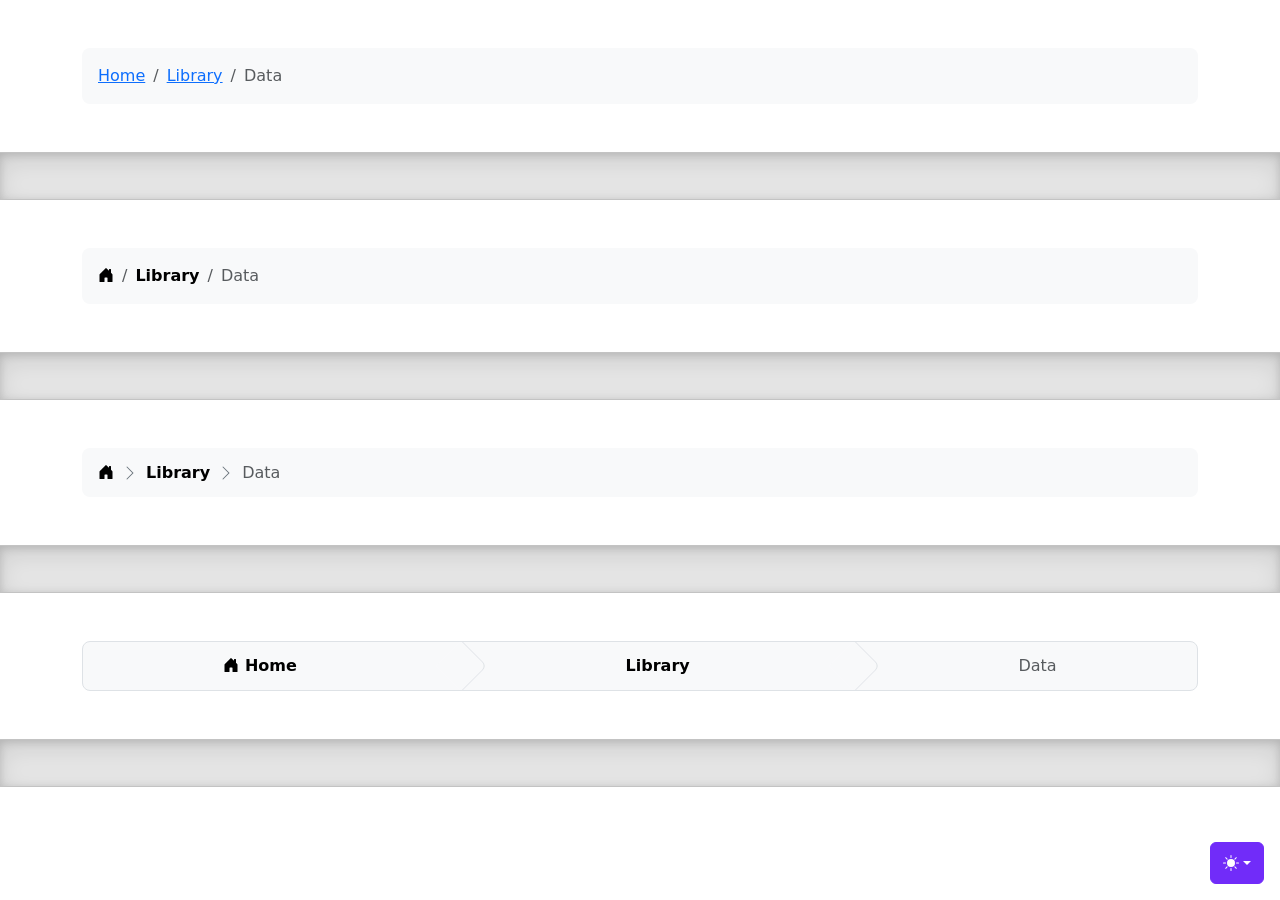
<file: Academy-Cinemas/bootstrap-5.3.8-examples/breadcrumbs/index.html>
<!doctype html>
<html lang="en" data-bs-theme="auto">
  <head>
    <meta charset="utf-8" />
    <meta name="viewport" content="width=device-width, initial-scale=1" />
    <meta name="description" content="" />
    <meta
      name="author"
      content="Mark Otto, Jacob Thornton, and Bootstrap contributors"
    />
    <meta name="generator" content="Astro v5.13.2" />
    <title>Breadcrumbs · Bootstrap v5.3</title>
    <link
      rel="canonical"
      href="https://getbootstrap.com/docs/5.3/examples/breadcrumbs/"
    />
    <script src="../assets/js/color-modes.js"></script>
    <link href="../assets/dist/css/bootstrap.min.css" rel="stylesheet" />
    <meta name="theme-color" content="#712cf9" />
    <link href="breadcrumbs.css" rel="stylesheet" />
    <style>
      .bd-placeholder-img {
        font-size: 1.125rem;
        text-anchor: middle;
        -webkit-user-select: none;
        -moz-user-select: none;
        user-select: none;
      }
      @media (min-width: 768px) {
        .bd-placeholder-img-lg {
          font-size: 3.5rem;
        }
      }
      .b-example-divider {
        width: 100%;
        height: 3rem;
        background-color: #0000001a;
        border: solid rgba(0, 0, 0, 0.15);
        border-width: 1px 0;
        box-shadow:
          inset 0 0.5em 1.5em #0000001a,
          inset 0 0.125em 0.5em #00000026;
      }
      .b-example-vr {
        flex-shrink: 0;
        width: 1.5rem;
        height: 100vh;
      }
      .bi {
        vertical-align: -0.125em;
        fill: currentColor;
      }
      .nav-scroller {
        position: relative;
        z-index: 2;
        height: 2.75rem;
        overflow-y: hidden;
      }
      .nav-scroller .nav {
        display: flex;
        flex-wrap: nowrap;
        padding-bottom: 1rem;
        margin-top: -1px;
        overflow-x: auto;
        text-align: center;
        white-space: nowrap;
        -webkit-overflow-scrolling: touch;
      }
      .btn-bd-primary {
        --bd-violet-bg: #712cf9;
        --bd-violet-rgb: 112.520718, 44.062154, 249.437846;
        --bs-btn-font-weight: 600;
        --bs-btn-color: var(--bs-white);
        --bs-btn-bg: var(--bd-violet-bg);
        --bs-btn-border-color: var(--bd-violet-bg);
        --bs-btn-hover-color: var(--bs-white);
        --bs-btn-hover-bg: #6528e0;
        --bs-btn-hover-border-color: #6528e0;
        --bs-btn-focus-shadow-rgb: var(--bd-violet-rgb);
        --bs-btn-active-color: var(--bs-btn-hover-color);
        --bs-btn-active-bg: #5a23c8;
        --bs-btn-active-border-color: #5a23c8;
      }
      .bd-mode-toggle {
        z-index: 1500;
      }
      .bd-mode-toggle .bi {
        width: 1em;
        height: 1em;
      }
      .bd-mode-toggle .dropdown-menu .active .bi {
        display: block !important;
      }
    </style>
  </head>
  <body>
    <svg xmlns="http://www.w3.org/2000/svg" class="d-none">
      <symbol id="check2" viewBox="0 0 16 16">
        <path
          d="M13.854 3.646a.5.5 0 0 1 0 .708l-7 7a.5.5 0 0 1-.708 0l-3.5-3.5a.5.5 0 1 1 .708-.708L6.5 10.293l6.646-6.647a.5.5 0 0 1 .708 0z"
        ></path>
      </symbol>
      <symbol id="circle-half" viewBox="0 0 16 16">
        <path
          d="M8 15A7 7 0 1 0 8 1v14zm0 1A8 8 0 1 1 8 0a8 8 0 0 1 0 16z"
        ></path>
      </symbol>
      <symbol id="moon-stars-fill" viewBox="0 0 16 16">
        <path
          d="M6 .278a.768.768 0 0 1 .08.858 7.208 7.208 0 0 0-.878 3.46c0 4.021 3.278 7.277 7.318 7.277.527 0 1.04-.055 1.533-.16a.787.787 0 0 1 .81.316.733.733 0 0 1-.031.893A8.349 8.349 0 0 1 8.344 16C3.734 16 0 12.286 0 7.71 0 4.266 2.114 1.312 5.124.06A.752.752 0 0 1 6 .278z"
        ></path>
        <path
          d="M10.794 3.148a.217.217 0 0 1 .412 0l.387 1.162c.173.518.579.924 1.097 1.097l1.162.387a.217.217 0 0 1 0 .412l-1.162.387a1.734 1.734 0 0 0-1.097 1.097l-.387 1.162a.217.217 0 0 1-.412 0l-.387-1.162A1.734 1.734 0 0 0 9.31 6.593l-1.162-.387a.217.217 0 0 1 0-.412l1.162-.387a1.734 1.734 0 0 0 1.097-1.097l.387-1.162zM13.863.099a.145.145 0 0 1 .274 0l.258.774c.115.346.386.617.732.732l.774.258a.145.145 0 0 1 0 .274l-.774.258a1.156 1.156 0 0 0-.732.732l-.258.774a.145.145 0 0 1-.274 0l-.258-.774a1.156 1.156 0 0 0-.732-.732l-.774-.258a.145.145 0 0 1 0-.274l.774-.258c.346-.115.617-.386.732-.732L13.863.1z"
        ></path>
      </symbol>
      <symbol id="sun-fill" viewBox="0 0 16 16">
        <path
          d="M8 12a4 4 0 1 0 0-8 4 4 0 0 0 0 8zM8 0a.5.5 0 0 1 .5.5v2a.5.5 0 0 1-1 0v-2A.5.5 0 0 1 8 0zm0 13a.5.5 0 0 1 .5.5v2a.5.5 0 0 1-1 0v-2A.5.5 0 0 1 8 13zm8-5a.5.5 0 0 1-.5.5h-2a.5.5 0 0 1 0-1h2a.5.5 0 0 1 .5.5zM3 8a.5.5 0 0 1-.5.5h-2a.5.5 0 0 1 0-1h2A.5.5 0 0 1 3 8zm10.657-5.657a.5.5 0 0 1 0 .707l-1.414 1.415a.5.5 0 1 1-.707-.708l1.414-1.414a.5.5 0 0 1 .707 0zm-9.193 9.193a.5.5 0 0 1 0 .707L3.05 13.657a.5.5 0 0 1-.707-.707l1.414-1.414a.5.5 0 0 1 .707 0zm9.193 2.121a.5.5 0 0 1-.707 0l-1.414-1.414a.5.5 0 0 1 .707-.707l1.414 1.414a.5.5 0 0 1 0 .707zM4.464 4.465a.5.5 0 0 1-.707 0L2.343 3.05a.5.5 0 1 1 .707-.707l1.414 1.414a.5.5 0 0 1 0 .708z"
        ></path>
      </symbol>
    </svg>
    <div
      class="dropdown position-fixed bottom-0 end-0 mb-3 me-3 bd-mode-toggle"
    >
      <button
        class="btn btn-bd-primary py-2 dropdown-toggle d-flex align-items-center"
        id="bd-theme"
        type="button"
        aria-expanded="false"
        data-bs-toggle="dropdown"
        aria-label="Toggle theme (auto)"
      >
        <svg class="bi my-1 theme-icon-active" aria-hidden="true">
          <use href="#circle-half"></use>
        </svg>
        <span class="visually-hidden" id="bd-theme-text">Toggle theme</span>
      </button>
      <ul
        class="dropdown-menu dropdown-menu-end shadow"
        aria-labelledby="bd-theme-text"
      >
        <li>
          <button
            type="button"
            class="dropdown-item d-flex align-items-center"
            data-bs-theme-value="light"
            aria-pressed="false"
          >
            <svg class="bi me-2 opacity-50" aria-hidden="true">
              <use href="#sun-fill"></use>
            </svg>
            Light
            <svg class="bi ms-auto d-none" aria-hidden="true">
              <use href="#check2"></use>
            </svg>
          </button>
        </li>
        <li>
          <button
            type="button"
            class="dropdown-item d-flex align-items-center"
            data-bs-theme-value="dark"
            aria-pressed="false"
          >
            <svg class="bi me-2 opacity-50" aria-hidden="true">
              <use href="#moon-stars-fill"></use>
            </svg>
            Dark
            <svg class="bi ms-auto d-none" aria-hidden="true">
              <use href="#check2"></use>
            </svg>
          </button>
        </li>
        <li>
          <button
            type="button"
            class="dropdown-item d-flex align-items-center active"
            data-bs-theme-value="auto"
            aria-pressed="true"
          >
            <svg class="bi me-2 opacity-50" aria-hidden="true">
              <use href="#circle-half"></use>
            </svg>
            Auto
            <svg class="bi ms-auto d-none" aria-hidden="true">
              <use href="#check2"></use>
            </svg>
          </button>
        </li>
      </ul>
    </div>
    <svg xmlns="http://www.w3.org/2000/svg" class="d-none">
      <symbol id="house-door-fill" viewBox="0 0 16 16">
        <path
          d="M6.5 14.5v-3.505c0-.245.25-.495.5-.495h2c.25 0 .5.25.5.5v3.5a.5.5 0 0 0 .5.5h4a.5.5 0 0 0 .5-.5v-7a.5.5 0 0 0-.146-.354L13 5.793V2.5a.5.5 0 0 0-.5-.5h-1a.5.5 0 0 0-.5.5v1.293L8.354 1.146a.5.5 0 0 0-.708 0l-6 6A.5.5 0 0 0 1.5 7.5v7a.5.5 0 0 0 .5.5h4a.5.5 0 0 0 .5-.5z"
        ></path>
      </symbol>
    </svg>
    <div class="container my-5">
      <nav aria-label="breadcrumb">
        <ol class="breadcrumb p-3 bg-body-tertiary rounded-3">
          <li class="breadcrumb-item"><a href="#">Home</a></li>
          <li class="breadcrumb-item"><a href="#">Library</a></li>
          <li class="breadcrumb-item active" aria-current="page">Data</li>
        </ol>
      </nav>
    </div>
    <div class="b-example-divider"></div>
    <div class="container my-5">
      <nav aria-label="breadcrumb">
        <ol class="breadcrumb p-3 bg-body-tertiary rounded-3">
          <li class="breadcrumb-item">
            <a class="link-body-emphasis" href="#">
              <svg class="bi" width="16" height="16" aria-hidden="true">
                <use xlink:href="#house-door-fill"></use>
              </svg>
              <span class="visually-hidden">Home</span>
            </a>
          </li>
          <li class="breadcrumb-item">
            <a
              class="link-body-emphasis fw-semibold text-decoration-none"
              href="#"
              >Library</a
            >
          </li>
          <li class="breadcrumb-item active" aria-current="page">Data</li>
        </ol>
      </nav>
    </div>
    <div class="b-example-divider"></div>
    <div class="container my-5">
      <nav aria-label="breadcrumb">
        <ol
          class="breadcrumb breadcrumb-chevron p-3 bg-body-tertiary rounded-3"
        >
          <li class="breadcrumb-item">
            <a class="link-body-emphasis" href="#">
              <svg class="bi" width="16" height="16" aria-hidden="true">
                <use xlink:href="#house-door-fill"></use>
              </svg>
              <span class="visually-hidden">Home</span>
            </a>
          </li>
          <li class="breadcrumb-item">
            <a
              class="link-body-emphasis fw-semibold text-decoration-none"
              href="#"
              >Library</a
            >
          </li>
          <li class="breadcrumb-item active" aria-current="page">Data</li>
        </ol>
      </nav>
    </div>
    <div class="b-example-divider"></div>
    <div class="container my-5">
      <nav aria-label="breadcrumb">
        <ol
          class="breadcrumb breadcrumb-custom overflow-hidden text-center bg-body-tertiary border rounded-3"
        >
          <li class="breadcrumb-item">
            <a
              class="link-body-emphasis fw-semibold text-decoration-none"
              href="#"
            >
              <svg class="bi" width="16" height="16" aria-hidden="true">
                <use xlink:href="#house-door-fill"></use>
              </svg>
              Home
            </a>
          </li>
          <li class="breadcrumb-item">
            <a
              class="link-body-emphasis fw-semibold text-decoration-none"
              href="#"
              >Library</a
            >
          </li>
          <li class="breadcrumb-item active" aria-current="page">Data</li>
        </ol>
      </nav>
    </div>
    <div class="b-example-divider"></div>
    <script
      src="../assets/dist/js/bootstrap.bundle.min.js"
      class="astro-vvvwv3sm"
    ></script>
  </body>
</html>
</file>
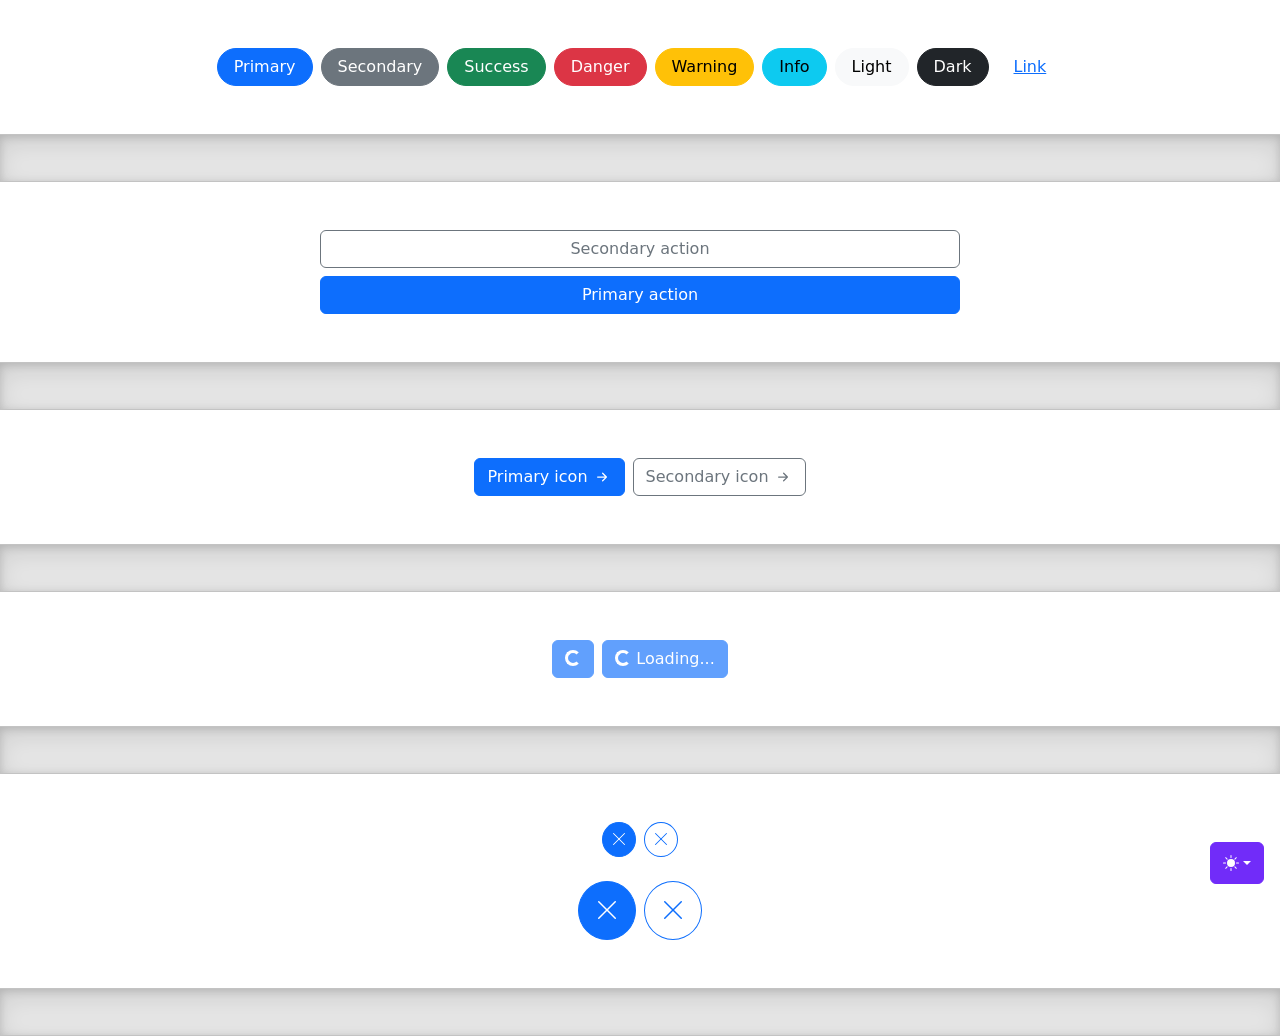
<file: Academy-Cinemas/bootstrap-5.3.8-examples/buttons/index.html>
<!doctype html>
<html lang="en" data-bs-theme="auto">
  <head>
    <meta charset="utf-8" />
    <meta name="viewport" content="width=device-width, initial-scale=1" />
    <meta name="description" content="" />
    <meta
      name="author"
      content="Mark Otto, Jacob Thornton, and Bootstrap contributors"
    />
    <meta name="generator" content="Astro v5.13.2" />
    <title>Buttons · Bootstrap v5.3</title>
    <link
      rel="canonical"
      href="https://getbootstrap.com/docs/5.3/examples/buttons/"
    />
    <script src="../assets/js/color-modes.js"></script>
    <link href="../assets/dist/css/bootstrap.min.css" rel="stylesheet" />
    <meta name="theme-color" content="#712cf9" />
    <style>
      .bd-placeholder-img {
        font-size: 1.125rem;
        text-anchor: middle;
        -webkit-user-select: none;
        -moz-user-select: none;
        user-select: none;
      }
      @media (min-width: 768px) {
        .bd-placeholder-img-lg {
          font-size: 3.5rem;
        }
      }
      .b-example-divider {
        width: 100%;
        height: 3rem;
        background-color: #0000001a;
        border: solid rgba(0, 0, 0, 0.15);
        border-width: 1px 0;
        box-shadow:
          inset 0 0.5em 1.5em #0000001a,
          inset 0 0.125em 0.5em #00000026;
      }
      .b-example-vr {
        flex-shrink: 0;
        width: 1.5rem;
        height: 100vh;
      }
      .bi {
        vertical-align: -0.125em;
        fill: currentColor;
      }
      .nav-scroller {
        position: relative;
        z-index: 2;
        height: 2.75rem;
        overflow-y: hidden;
      }
      .nav-scroller .nav {
        display: flex;
        flex-wrap: nowrap;
        padding-bottom: 1rem;
        margin-top: -1px;
        overflow-x: auto;
        text-align: center;
        white-space: nowrap;
        -webkit-overflow-scrolling: touch;
      }
      .btn-bd-primary {
        --bd-violet-bg: #712cf9;
        --bd-violet-rgb: 112.520718, 44.062154, 249.437846;
        --bs-btn-font-weight: 600;
        --bs-btn-color: var(--bs-white);
        --bs-btn-bg: var(--bd-violet-bg);
        --bs-btn-border-color: var(--bd-violet-bg);
        --bs-btn-hover-color: var(--bs-white);
        --bs-btn-hover-bg: #6528e0;
        --bs-btn-hover-border-color: #6528e0;
        --bs-btn-focus-shadow-rgb: var(--bd-violet-rgb);
        --bs-btn-active-color: var(--bs-btn-hover-color);
        --bs-btn-active-bg: #5a23c8;
        --bs-btn-active-border-color: #5a23c8;
      }
      .bd-mode-toggle {
        z-index: 1500;
      }
      .bd-mode-toggle .bi {
        width: 1em;
        height: 1em;
      }
      .bd-mode-toggle .dropdown-menu .active .bi {
        display: block !important;
      }
    </style>
  </head>
  <body>
    <svg xmlns="http://www.w3.org/2000/svg" class="d-none">
      <symbol id="check2" viewBox="0 0 16 16">
        <path
          d="M13.854 3.646a.5.5 0 0 1 0 .708l-7 7a.5.5 0 0 1-.708 0l-3.5-3.5a.5.5 0 1 1 .708-.708L6.5 10.293l6.646-6.647a.5.5 0 0 1 .708 0z"
        ></path>
      </symbol>
      <symbol id="circle-half" viewBox="0 0 16 16">
        <path
          d="M8 15A7 7 0 1 0 8 1v14zm0 1A8 8 0 1 1 8 0a8 8 0 0 1 0 16z"
        ></path>
      </symbol>
      <symbol id="moon-stars-fill" viewBox="0 0 16 16">
        <path
          d="M6 .278a.768.768 0 0 1 .08.858 7.208 7.208 0 0 0-.878 3.46c0 4.021 3.278 7.277 7.318 7.277.527 0 1.04-.055 1.533-.16a.787.787 0 0 1 .81.316.733.733 0 0 1-.031.893A8.349 8.349 0 0 1 8.344 16C3.734 16 0 12.286 0 7.71 0 4.266 2.114 1.312 5.124.06A.752.752 0 0 1 6 .278z"
        ></path>
        <path
          d="M10.794 3.148a.217.217 0 0 1 .412 0l.387 1.162c.173.518.579.924 1.097 1.097l1.162.387a.217.217 0 0 1 0 .412l-1.162.387a1.734 1.734 0 0 0-1.097 1.097l-.387 1.162a.217.217 0 0 1-.412 0l-.387-1.162A1.734 1.734 0 0 0 9.31 6.593l-1.162-.387a.217.217 0 0 1 0-.412l1.162-.387a1.734 1.734 0 0 0 1.097-1.097l.387-1.162zM13.863.099a.145.145 0 0 1 .274 0l.258.774c.115.346.386.617.732.732l.774.258a.145.145 0 0 1 0 .274l-.774.258a1.156 1.156 0 0 0-.732.732l-.258.774a.145.145 0 0 1-.274 0l-.258-.774a1.156 1.156 0 0 0-.732-.732l-.774-.258a.145.145 0 0 1 0-.274l.774-.258c.346-.115.617-.386.732-.732L13.863.1z"
        ></path>
      </symbol>
      <symbol id="sun-fill" viewBox="0 0 16 16">
        <path
          d="M8 12a4 4 0 1 0 0-8 4 4 0 0 0 0 8zM8 0a.5.5 0 0 1 .5.5v2a.5.5 0 0 1-1 0v-2A.5.5 0 0 1 8 0zm0 13a.5.5 0 0 1 .5.5v2a.5.5 0 0 1-1 0v-2A.5.5 0 0 1 8 13zm8-5a.5.5 0 0 1-.5.5h-2a.5.5 0 0 1 0-1h2a.5.5 0 0 1 .5.5zM3 8a.5.5 0 0 1-.5.5h-2a.5.5 0 0 1 0-1h2A.5.5 0 0 1 3 8zm10.657-5.657a.5.5 0 0 1 0 .707l-1.414 1.415a.5.5 0 1 1-.707-.708l1.414-1.414a.5.5 0 0 1 .707 0zm-9.193 9.193a.5.5 0 0 1 0 .707L3.05 13.657a.5.5 0 0 1-.707-.707l1.414-1.414a.5.5 0 0 1 .707 0zm9.193 2.121a.5.5 0 0 1-.707 0l-1.414-1.414a.5.5 0 0 1 .707-.707l1.414 1.414a.5.5 0 0 1 0 .707zM4.464 4.465a.5.5 0 0 1-.707 0L2.343 3.05a.5.5 0 1 1 .707-.707l1.414 1.414a.5.5 0 0 1 0 .708z"
        ></path>
      </symbol>
    </svg>
    <div
      class="dropdown position-fixed bottom-0 end-0 mb-3 me-3 bd-mode-toggle"
    >
      <button
        class="btn btn-bd-primary py-2 dropdown-toggle d-flex align-items-center"
        id="bd-theme"
        type="button"
        aria-expanded="false"
        data-bs-toggle="dropdown"
        aria-label="Toggle theme (auto)"
      >
        <svg class="bi my-1 theme-icon-active" aria-hidden="true">
          <use href="#circle-half"></use>
        </svg>
        <span class="visually-hidden" id="bd-theme-text">Toggle theme</span>
      </button>
      <ul
        class="dropdown-menu dropdown-menu-end shadow"
        aria-labelledby="bd-theme-text"
      >
        <li>
          <button
            type="button"
            class="dropdown-item d-flex align-items-center"
            data-bs-theme-value="light"
            aria-pressed="false"
          >
            <svg class="bi me-2 opacity-50" aria-hidden="true">
              <use href="#sun-fill"></use>
            </svg>
            Light
            <svg class="bi ms-auto d-none" aria-hidden="true">
              <use href="#check2"></use>
            </svg>
          </button>
        </li>
        <li>
          <button
            type="button"
            class="dropdown-item d-flex align-items-center"
            data-bs-theme-value="dark"
            aria-pressed="false"
          >
            <svg class="bi me-2 opacity-50" aria-hidden="true">
              <use href="#moon-stars-fill"></use>
            </svg>
            Dark
            <svg class="bi ms-auto d-none" aria-hidden="true">
              <use href="#check2"></use>
            </svg>
          </button>
        </li>
        <li>
          <button
            type="button"
            class="dropdown-item d-flex align-items-center active"
            data-bs-theme-value="auto"
            aria-pressed="true"
          >
            <svg class="bi me-2 opacity-50" aria-hidden="true">
              <use href="#circle-half"></use>
            </svg>
            Auto
            <svg class="bi ms-auto d-none" aria-hidden="true">
              <use href="#check2"></use>
            </svg>
          </button>
        </li>
      </ul>
    </div>
    <svg xmlns="http://www.w3.org/2000/svg" class="d-none">
      <symbol id="arrow-right-short" viewBox="0 0 16 16">
        <path
          fill-rule="evenodd"
          d="M4 8a.5.5 0 0 1 .5-.5h5.793L8.146 5.354a.5.5 0 1 1 .708-.708l3 3a.5.5 0 0 1 0 .708l-3 3a.5.5 0 0 1-.708-.708L10.293 8.5H4.5A.5.5 0 0 1 4 8z"
        ></path>
      </symbol>
      <symbol id="x-lg" viewBox="0 0 16 16">
        <path
          fill-rule="evenodd"
          d="M13.854 2.146a.5.5 0 0 1 0 .708l-11 11a.5.5 0 0 1-.708-.708l11-11a.5.5 0 0 1 .708 0Z"
        ></path>
        <path
          fill-rule="evenodd"
          d="M2.146 2.146a.5.5 0 0 0 0 .708l11 11a.5.5 0 0 0 .708-.708l-11-11a.5.5 0 0 0-.708 0Z"
        ></path>
      </symbol>
    </svg>
    <div class="d-flex gap-2 justify-content-center py-5">
      <button class="btn btn-primary rounded-pill px-3" type="button">
        Primary
      </button>
      <button class="btn btn-secondary rounded-pill px-3" type="button">
        Secondary
      </button>
      <button class="btn btn-success rounded-pill px-3" type="button">
        Success
      </button>
      <button class="btn btn-danger rounded-pill px-3" type="button">
        Danger
      </button>
      <button class="btn btn-warning rounded-pill px-3" type="button">
        Warning
      </button>
      <button class="btn btn-info rounded-pill px-3" type="button">Info</button>
      <button class="btn btn-light rounded-pill px-3" type="button">
        Light
      </button>
      <button class="btn btn-dark rounded-pill px-3" type="button">Dark</button>
      <button class="btn btn-link rounded-pill px-3" type="button">Link</button>
    </div>
    <div class="b-example-divider"></div>
    <div class="col-lg-6 col-xxl-4 my-5 mx-auto">
      <div class="d-grid gap-2">
        <button class="btn btn-outline-secondary" type="button">
          Secondary action
        </button>
        <button class="btn btn-primary" type="button">Primary action</button>
      </div>
    </div>
    <div class="b-example-divider"></div>
    <div class="d-flex gap-2 justify-content-center py-5">
      <button
        class="btn btn-primary d-inline-flex align-items-center"
        type="button"
      >
        Primary icon
        <svg class="bi ms-1" width="20" height="20" aria-hidden="true">
          <use xlink:href="#arrow-right-short"></use>
        </svg>
      </button>
      <button
        class="btn btn-outline-secondary d-inline-flex align-items-center"
        type="button"
      >
        Secondary icon
        <svg class="bi ms-1" width="20" height="20" aria-hidden="true">
          <use xlink:href="#arrow-right-short"></use>
        </svg>
      </button>
    </div>
    <div class="b-example-divider"></div>
    <div class="d-flex gap-2 justify-content-center py-5">
      <button class="btn btn-primary" type="button" disabled>
        <span
          class="spinner-border spinner-border-sm"
          aria-hidden="true"
        ></span>
        <span class="visually-hidden" role="status">Loading...</span>
      </button>
      <button class="btn btn-primary" type="button" disabled>
        <span
          class="spinner-border spinner-border-sm"
          aria-hidden="true"
        ></span>
        <span role="status">Loading...</span>
      </button>
    </div>
    <div class="b-example-divider"></div>
    <div class="d-flex gap-2 justify-content-center pt-5 pb-4">
      <button class="btn btn-primary rounded-circle p-2 lh-1" type="button">
        <svg class="bi" width="16" height="16" aria-hidden="true">
          <use xlink:href="#x-lg"></use>
        </svg>
        <span class="visually-hidden">Dismiss</span>
      </button>
      <button
        class="btn btn-outline-primary rounded-circle p-2 lh-1"
        type="button"
      >
        <svg class="bi" width="16" height="16" aria-hidden="true">
          <use xlink:href="#x-lg"></use>
        </svg>
        <span class="visually-hidden">Dismiss</span>
      </button>
    </div>
    <div class="d-flex gap-2 justify-content-center pb-5">
      <button class="btn btn-primary rounded-circle p-3 lh-1" type="button">
        <svg class="bi" width="24" height="24" aria-hidden="true">
          <use xlink:href="#x-lg"></use>
        </svg>
        <span class="visually-hidden">Dismiss</span>
      </button>
      <button
        class="btn btn-outline-primary rounded-circle p-3 lh-1"
        type="button"
      >
        <svg class="bi" width="24" height="24" aria-hidden="true">
          <use xlink:href="#x-lg"></use>
        </svg>
        <span class="visually-hidden">Dismiss</span>
      </button>
    </div>
    <div class="b-example-divider"></div>
    <script
      src="../assets/dist/js/bootstrap.bundle.min.js"
      class="astro-vvvwv3sm"
    ></script>
  </body>
</html>
</file>
<file: Academy-Cinemas/css/custom.css>
/*Font Passion One from fonts.google.com*/
@import url('https://fonts.googleapis.com/css2?family=Josefin+Slab:ital@0;1&family=Passion+One&family=Sacramento&display=swap');
/*Font Yesteryear from fonts.google.com*/
@import url('https://fonts.googleapis.com/css2?family=Josefin+Slab:ital@0;1&family=Passion+One&family=Sacramento&family=Yesteryear&display=swap');


/*Creates global CSS variables that can be reused throughout the file*/
:root{
    --main-color: rgb(126, 133, 130);
    --main-color-accent: rgb(237, 192, 3);
    --main-color-transparent: rgba(126, 133, 130, 0.8);
    --secondary-color: rgba(128, 0, 0, 0.9);
    --accent-color: rgb(36, 36, 36);
    --accent-text-color: rgb(255, 255, 255);
    --main-font-family: 'Passion One', cursive;
    --secondary-font-family: 'Yesteryear', cursive;
}

html{
    scroll-padding-top: 100px;
}

body{
    background-image: url(../images/theater-curtains.jpg);
    background-size: 100% 120%; /*100% horizontally and 120% vertically*/
    background-attachment: fixed;
    overflow-x: hidden; /*Removes left to right scroll bar*/
}

/*NAVBAR*/

.navbar{
    background-color: var(--secondary-color);
    border-bottom: 5px solid rgb(98, 0, 0);
    height: 100px;
}

/*Affects the title in the navbar Academy Cinemas*/
.navbar-brand{
    color: var(--main-color-accent);
    font-family: var(--main-font-family);
    font-size: 45px;
    padding-left: 30px;
}

.nav-link{
    color: var(--main-color-accent);
    font-family: var(--main-font-family);
    font-size: 35px;
}

/*Affects the hover state of the links in the navbar*/
.nav-link:hover{
    color: var(--main-color-transparent);
    text-shadow: 0 0 3px rgba(255, 123, 0, 0.6);
}

/*Sets the color of the link that has been clicked on in other words the "active link"*/
.nav-link:focus{
    color: var(--accent-text-color);
    text-shadow: 0 0 3px rgba(255, 123, 0, 0.6);
}

/*Adjusts the left padding of the navbar links*/
.navbar-expand-lg .navbar-nav .nav-link{
    padding-left: 1.5rem;
}

/*MOVIE DROP DOWN MENU*/

/*Targets the drop down menu that contains the links for each movie title*/
.dropdown-menu{
    border: none; /*Removes the thin black border*/
    border-radius: 0;
    box-shadow: 0px 0px 16px 2px rgba(0, 0, 0, 0.4);
    background-color: var(--main-color);
    padding: 0px; /*Overrides Bootstraps padding on the top and bottom of the drop down menu*/
}

/*Sets up the styling for each movie link in the drop down menu*/
.dropdown-item{
    color: var(--accent-color);
    font-family: var(--main-font-family);
    text-align: center;
    font-size: 30px;
    padding-top: 15px; /*Adds some space to the top of each link to center them*/
    padding-bottom: 20px; /*Adds some space to the bottom of each link to center them*/
    border-bottom: 2px solid rgb(117, 77, 13);
}

.dropdown-item:hover, .dropdown-item:focus{
    color: var(--accent-text-color);
    background-color: var(--main-color);
}

/*MOBILE MENU*/

.navbar-toggler{
    border: none; /*Removes the thin border around the hamburger icon*/
    transition: 0.5s ease;
}

.navbar-toggler:focus{
    box-shadow: 0 0 0 var(--bs-navbar-toggler-focus-width) rgb(98, 0, 0);
    transition: 0.5s ease;
}

.navbar-toggler-icon{
    background-image: url("data:image/svg+xml,%3csvg xmlns='http://www.w3.org/2000/svg' viewBox='0 0 30 30'%3e%3cpath stroke='rgb%28237, 192, 3%29' stroke-linecap='round' stroke-miterlimit='10' stroke-width='2' d='M4 7h22M4 15h22M4 23h22'/%3e%3c/svg%3e");
}

/*HEADER IMAGE*/

#header-image{
    padding-top: 150px;
}

/*GENERAL STYLING*/

h1, h3, h4, h5, p{
    cursor: default; /*Changes the cursor back to the default arrow instead of a text cursor when hovering your mouse over text*/
}

h1{
    font-family: var(--main-font-family);
    color: var(--main-color-accent);
    text-shadow: 0 0 10px rgb(0, 0, 0,);
    text-align: center;
    font-size: 100px;
}

h3{
    font-family: var(--main-font-family);
    font-size: 50px;
}

h4{
    font-family: var(--secondary-font-family)
}

h5{
    font-family: var(--main-font-family);
    font-size: 30px;
}

b{
    font-weight: 600;
}

img{
    border-radius: 5px;
}

/*MOVIE CARDS*/

.container{
    padding: 100px;
}

.card{
    border: 5px solid var(--main-color);
    border-radius: 5px;
    background-color: rgba(255,255,255,0.9);    
}

.card-body{
    padding-top: 30px;
    padding-left: 20px;
}

.spacer{
    padding-top: 50px;
}

/*BUTTONS*/

/*Creates the main styling for buttons that contain the Bootstrap .btn class*/
.btn{
    background-color: var(--main-color);
    border-radius: 20px;
    margin-top: 5px;
    margin-bottom: 10px;
    padding-top: 10px;
    color: var(--accent-color);
    font-family: var(--main-font-family);
    font-size: 18px;
}

.btn:focus{
    border-color: transparent; /*Overrides Bootstraps dark border when the user clicks on the button*/
    background-color: var(--main-color);
    color: var(--accent-text-color);
}

.btn:hover{
    border-color: transparent;
    background-color: var(--main-color);
    color: var(--accent-text-color);
    
}

/*Added styling for yellow buttons for the buy tickets and contact form sections*/
.yellow-btn{
    background-color: var(--main-color-accent);
    padding: 20px;
    border-radius: 40px;
    font-size: 25px;
    color: var(--accent-color);
    width: 150px;
    margin-top: 20px;
    margin-bottom: 40px;
}

.yellow-btn:hover, .yellow-btn:focus{
    background-color: var(--main-color-accent);
    color: var(--accent-text-color);
}

/*TICKET CARDS*/

/*Specifically styles the card class within the element containing the tickets id*/
#tickets .card{
    padding: 40px;
    height: 250px;
    margin-right: 20px;
    background-color: white;
}

.form-select{
    font-family: var(--main-font-family);
    font-size: 20px;
    border: 3px solid var(--main-color);
    transition: border-color 0.5s ease-in;
}

.form-select:focus{
    border-color: var(--secondary-color);
    box-shadow: none; /*Overrides bootstraps box shadow*/
    transition: 0.5s ease-in;
}

/*Select number of tickets input*/
input[type="number"]{
    width: 70px;
    padding: 5px;
    border: 3px solid var(--main-color);
    border-radius: 5px;
    font-family: var(--main-font-family);
    font-size: 20px;
    transition: border-color 0.5s ease-in;
}

input[type="number"]:focus{
    border: 3px solid var(--secondary-color);
    transition: 0.5s ease-in;
    outline: 0; /*Removes the default outline set by the browser*/
}

/*CONTACT FORM*/

.form-control{
    border: 3px solid var(--main-color);
    transition: 1s ease;
}

.form-control:focus{
    color: #212529;
    border-color: var(--secondary-color);
    box-shadow: 0 0 0px .25rem var(--main-color);
}

/*Adjusts the contact form submit button to the right side of the screen*/
#contact-submit{
    float: right;
}

/*FOOTER*/

footer{
    border-top: 5px solid var(--main-color);
    background-color: rgba(0, 0, 0, 0.6);
    margin: 0px -15px 0px -15px; /*Extends the footer beyond the webpage on the left and right sides leaving no white space*/
}

.footer-text{
    font-family: var(--main-font-family);
    color: var(--accent-text-color);
    font-size: 30px;
}

/*Specifically styles the footer image separate from the other images on the page and overrides the img type selector styling*/
.footer-img{
    width: auto;
    height: 130px;
}
</file>
<file: Academy-Cinemas/css/custom-css-media.css>
@media scren and (min-width: 320px){
    /*calc(minimum size + (maximum size - minimum size) * ((viewport width percentage - minimum viewport width) / (maximum viewport width - minimum viewport width)))*/
    h1{
        font-size: calc(50px + (100 - 50) * ((100vw - 320px) / (1920 - 320)));
    }

    h4{
        font-size: calc(25px + (35 - 25) * ((100vw - 320px) / (1920 - 320)));
    }

    .lead, .btn{
        font-size: calc(16px + (18 - 16) * ((100vw - 320px) / (1920 - 320)));
    }

    .yellow-btn{
        font-size: calc(20px + (25 - 20) * ((100vw - 320px) / (1920 - 320)));
    }
}

@media screen and (max-width: 990px){
    .navbar-collapse{
        background-color: var(--secondary-color);
        border-bottom: 5px solid rgb(98, 0, 0);
        margin-top: 14px; /*Removes the overlap between the navbar and navbar collapse*/
        margin-left: -15px;
        margin-right: -15px;
    }

    .nav-link{
        margin-left: 20px;
    }

    .dropdown-item{
        text-align: left;
        padding-left: 60px;
    }
}

@media screen and (max-width: 1200px){
    html{
        scroll-padding-top: 300px;
    }
    
    img{
        margin-bottom: 30px;
    }

    .container{
        padding: 50px;
    }
}
</file>
<file: Creating-CSS-Effects/css/style.css>
/*NAVBAR*/
.nav-bar{
    position: sticky;
    top: 0;
    z-index: 4; /*Sets the position of the navbar in the stack
    layer so it is on top*/
}

ul{
    list-style-type: none; /*Removes the default bullet point
    styling on list tag elements*/
    background-color: #363636;
    margin: -10px -10px 0px -10px; /*Margin value order top,
    right, bottom, and left*/
    overflow: hidden; /*Hides excess margin space expanding past
    the browser window edge and prevents a left to right
    scroll bar*/
    display: flex; /*Creates flex container so the elements
    will take up as much of the width that is available*/
    align-items: center;
}

a{
    display: block;
    font-family: Calibri, sans-serif;
    font-size:23px;
    font-weight: 600;
    color: white;
    text-decoration: none; /*Removes the default underline
    link text-decoration*/
    text-transform: uppercase; /*Transform all text to
    uppercase regardless of the case that is typed in the
    HTML file*/
    width: 100px;
    padding: 30px;
    text-align: center;
    transition: background-color 0.4s ease-in;
}

/*NAVBAR ROLLOVER EFFECTS*/
a:hover, .drop:hover /*drop:hover triggers when any one of the
links in the Images list tag is being hovered over*/{
    background-color: rgb(228, 159, 0);
    color: rgb(49, 49, 49);
    box-shadow: 0px 8px 16px 0px rgba(0, 0, 0, 0.7);
    transition: background-color 0.3s ease-in;
}

/*Styles and hides the anchor links within the Images link
div tag*/
.rollover-menu{
    display: none;
    position: absolute;
    background-color: white;
    box-shadow: 0px 8px 16px 0px rgba(0, 0, 0, 0.2);
}

/*Displays anchor elements when the user hovers their mouse
over the Images link*/
.drop:hover .rollover-menu{
    display: block;
}

/*Specifically styles the anchor elements within the div tag 
that contains the rollover-menu class selector*/
.rollover-menu a{
    color: #363636;
}
 
/*Specifically styles the anchor elements within the div tag
that contains the rollover-menu class selector when the hover
effect is triggered*/
.rollover-menu a:hover{
    color: white;
}

/*Specifically styles the first anchor element child within
the rollover-menu div tag*/
.rollover-menu a:hover:nth-child(1){
    background-color: rgb(117, 20, 20);
}

/*Specifically styles the second anchor element child within
the rollover-menu div tag*/
.rollover-menu a:hover:nth-child(2){
    background-color: rgb(87, 7, 7);
}

/*Specifically styles the third anchor element child within
the rollover-menu div tag*/
.rollover-menu a:hover:nth-child(3){
    background-color: rgb(48, 2, 2);
}

/*FOOTER*/
footer{
    background-color: #363636;
    margin: 30px -10px -10px -10px; /*Margin value order top,
    right, bottom, and left*/
    overflow: hidden; /*Hides excess margin space expanding
    past the browser window edge and prevents a left to right
    scroll bar*/
    height: 70px;
}
/*STyles the text in the footer*/
.footer-text{
    font-family: Calibri, sans-serif;
    font-size: 23px;
    font-weight: 400;
    color: rgb(228, 159, 0);
    text-align: center;
}

/*IMAGES*/
img{
    width: 700px;
    height: 550px;
}

/*Creates a container fopr each image to be held in*/
.image-container{
    display: flex;
    justify-content: center;
    padding-top: 120px;
}

/* Creates a unifrom amount of space (as the other two images
on the screen) from the navbar to the top of the image when the bookmark link in clicked on*/
#image3{
    padding-bottom: 170px;
}

/*IMAGE ONE*/
/*Overlays a dark grey color over the first image*/
.overlay{
    position: absolute;
    width: 700px;
    height: 550px;
    background-color: rgb(90, 90, 90);
    opacity: 0;
    transition: 0.5s ease;
}

/*Triggers the hover effects of the overlay on Image 1 with a
60% opacity*/
.overlay:hover{
    opacity: 0.6;
}

/*IMAGE TWO*/
.zoom{
    transform: scale(1); /*Sets the base size of image 2 for
    a zoom in effect*/
    transition: 0.5s ease-out; /*Creates a smooth transition
    of the image zooming back to nits original size*/
    z-index: 3; /*Sets image position in the stack layer behind
    navbar so zoom effect does not cover the navbar*/ 
}
/*Creates a zoom in effect on image 2*/
.zoom:hover{
    transform: scale(1.5);/*Scales image 2 to grow half its size*/
    transition: 0.5s ease-out; 
}

/*IMAGE THREE*/

/*Creates the position of the animation burst and hides any
overflow of the shape size going beyond the edges of image 3*/

.circle{
    position: relative;
    margin: 0px;
    overflow: hidden;
}

/*Sets up the burst animation shape and position before the
hover effect is triggered*/
.circle::before{
    content: "";
    position: absolute;
    width: 0;
    height: 0;
    border-radius: 50%; /*Creates a circle/oval shape*/
    opacity: 0; /*Makes the shape invisible until the 
    animation is triggered by a hover effect*/
    top: 50%;
    left: 50%;/*Top and left position the circle to the
    center of image 3*/
    transform: translate(-50%, -50%);/*Allows the circle to
    evenly expand on all four sides of image 3*/
    animation: burst-reverse 1s;
}

/*Triggers the hover effect on the circle class selector
::before*/
.circle:hover::before{
    animation: burst 1s;
    animation-fill-mode: forwards;
}

/*Creates a growing circle effect*/
@keyframes burst{
    0% /*0% is the strat of the animation*/{
        opacity: 0.2;
        background-color: rgb(224, 224, 224);
    }
    100% /*100% is the end of the animation*/{
        opacity: 0.7;
        background-color: rgb(224, 224, 224);
        width: 300%;
        height: 300%;
    }
}

/*Animation of the circle shrinking back to the center of 
the image*/
@keyframes burst-reverse{
    0%{
        opacity: 0.7;
        background-color: rgb(224, 224, 224);
        width: 300%;
        height: 300%;
    }
    100%{
        opacity: 0.2;
        background-color: rgb(224, 224, 224);
        }
}
</file>
<file: Portfolio Website/stylesheet/portfolio.css>
/***** GENERAL STYLING *****/
* {
    box-sizing: border-box;
}

body {
    margin: 0;
    padding-top: 50px; /* Offsets content so it won't be hidden behind fixed navbar */
}

/* Heading 1 elements */
h1 {
    text-transform: uppercase;
    font-family: "Trebuchet MS", Optima, sans-serif;
    text-align: center;
    margin-top: 3%;
    color: #1a1a1a;
    transition: transform 0.5s ease, filter 0.5s ease;
}

h1:hover {
    filter: grayscale(5%);
    transform: scale(1.05);
}

.white-text {
    color: #ffffff;
}

/* Paragraph elements */
p {
    font-family: Perpetua, "Rockwell Extra Bold", serif;
    text-align: justify;
    letter-spacing: 1px;
    font-size: 18px;
    padding: 0 20px;
    transition: transform 0.3s ease;
}

p:hover {
    transform: scale(1.01);
}

.center {
    text-align: center;
    transition: transform 0.5s ease;
}

.center:hover {
    transform: scale(1.05);
}

a {
    color: #0000ee;
}

q {
    font-style: italic;
}

/* Image elements */
img {
    filter: grayscale(75%);
    border-radius: 8px;
    max-width: 100%;
    height: 340px;
    object-fit: cover;
    display: block;
    margin-left: auto;
    margin-right: auto;
    transition: transform 0.5s ease, filter 0.5s ease;
}

img:hover {
    filter: grayscale(5%);
    transform: scale(1.03);
}

@media screen and (max-width: 768px) {
    img {
        height: auto;
        max-height: 250px;
        margin-top: 20px;
    }
}

footer {
    padding: 2%;
    background-color: #ffffff;
}
/***** END OF GENERAL STYLING *****/

/***** NAVBAR STYLING *****/
.Navbar {
    overflow: hidden;
    background-color: #39013e;
    position: fixed;
    top: 0;
    width: 100%;
    z-index: 10;
    animation: moveNav 1.5s ease-out;
}

@keyframes moveNav {
    from { transform: translateX(-100%); }
    to { transform: translateX(0); }
}

.Navbar a {
    float: left;
    display: block;
    color: #ffffff;
    padding: 14px 16px;
    text-decoration: none;
    font-family: "Avant Garde", Helvetica, sans-serif;
    font-size: 18px;
    text-align: center;
    transition: background-color 0.3s, color 0.3s;
}

.Navbar a:hover {
    background-color: #f4f4f4;
    color: #000000;
    font-weight: bold;
}

.Navbar a.active {
    background-color: #555555;
}

@media screen and (max-width: 576px) {
    .Navbar a {
        width: 25%;
        font-size: 13px;
        padding: 12px 6px;
    }
}
/***** END OF NAVBAR STYLING *****/

/***** VIDEO STYLING *****/
#Typing_Video {
    position: fixed;
    right: 0;
    bottom: 0;
    min-width: 100%;
    min-height: 100%;
    z-index: -1;
    object-fit: cover;
}

@media screen and (max-width: 576px) {
    #Typing_Video {
        display: none;
    }
}

.Video_Text {
    background: rgba(0, 0, 0, 0.6);
    color: #ffffff;
    width: 100%;
    padding: 40px 20px;
    animation: moveVideoText 1.5s ease-out;
}

@keyframes moveVideoText {
    from { transform: translateY(-50px); opacity: 0; }
    to { transform: translateY(0); opacity: 1; }
}
/***** END OF VIDEO STYLING *****/

/***** GRID & COLUMNS *****/
.Row:after {
    content: "";
    display: table;
    clear: both;
}

.Column_1, .Column_2 {
    float: left;
    width: 50%;
    padding: 20px;
    min-height: 400px;
}

.Column_1 {
    background-color: #f2f2f2;
}

.Column_2 {
    background-color: #4d4d4d;
}

.Column_tall {
    min-height: 480px;
}

@media screen and (max-width: 768px) {
    .Column_1, .Column_2 {
        width: 100%;
        float: none;
        min-height: auto;
    }
}
/***** END OF GRID & COLUMNS *****/

/***** CONTACT FORM STYLING *****/
input[type=text], 
input[type=email], /* Added to target the email field */
textarea {
    width: 100%;
    box-sizing: border-box; /* Ensures padding doesn't overflow width */
    display: block;
    padding: 12px;
    border: 1px solid #ccc;
    border-radius: 4px;
    margin-top: 6px;
    margin-bottom: 16px;
    font-family: Perpetua, "Rockwell Extra Bold", serif;
    font-size: 16px;
    transition: box-shadow 0.3s;
}

label {
    display: block; /* Forces every label onto its own line */
    font-weight: bold;
}

textarea {
    resize: vertical;
    min-height: 100px;
}

input[type=text]:focus,
input[type=email]:focus,
textarea:focus,
input[type=text]:hover, 
input[type=email]:hover,
textarea:hover {
    box-shadow: 0 0 5px #00004d;
    outline: none;
}

input[type=submit] {
    background-color: #000000;
    color: #ffffff;
    font-weight: bold;
    padding: 12px 24px;
    border: none;
    border-radius: 4px;
    cursor: pointer;
    display: block;
    margin: 10px auto 0 auto;
    font-family: Perpetua, "Rockwell Extra Bold", serif;
    transition: transform 0.3s ease, background-color 0.3s ease, color 0.3s ease;
}

input[type=submit]:hover {
    background-color: #ffffff;
    color: #000000;
    transform: scale(1.05);
}

form {
    border-radius: 5px;
    background-color: #f2f2f2;
    padding: 10px;
    font-family: "Trebuchet MS", Optima, sans-serif;
}
/***** END OF CONTACT FORM STYLING *****/
</file>
<file: Simple-Recipes/css/style.css>
/*Import link for the Josefin Slab font from fonts.google.com*/
@import url("https://fonts.googleapis.com/css2?family=Josefin+Slab&display=swap");

html {
    overflow-x: hidden; /*Prevents the browser from displaying a 
    right to left scroll bar as a result of negative margin values*/
    scroll-behavior: smooth; /*Creates a smooth scrolling effect 
    when a bookmark link is clicked*/
}

/*NAVBAR*/

.nav-bar {
    position: sticky; /*Creates a sticky element that stays in 
    the same spot in the browser screen*/
    top: 0; /*Tells the browser to stick the element at the top 
    of the page based on user scrolling*/
    z-index: 9; /*Sets the stack layer of the navbar to scroll 
    over all elements*/
}

ul {
    display: flex; /*Creates a flex-container which will 
    expand or shrink elements to fill the space available 
    to them and place the elements side by side horizontally*/
    list-style-type: none; /*Removes default styling for unordered 
    list elements*/
    align-items: center;
    margin: -8px -8px 0px -8px; /*The margin order is top, right, 
    bottom, and left. The negative margins will stretch the background 
    beyond the edge of the browser screen*/
    background-color: rgb(1, 128, 106);
    border-bottom: 5px solid rgb(247, 177, 188);
}

a {
    display: block; /*Displays anchor elements vertically
    on a new line, this was added so the drop down menu
    displays vertically and not horizontally on the screen*/
    font-family: "Josefin Slab", serif;
    font-size: 25px;
    font-weight: 800;
    color: rgb(247, 177, 188);
    text-align: center;
    width: 100px;
    padding: 20px;
    text-decoration: none;
    transition: background-color 0.3s ease-in;
    
}

a:hover, .drop:hover a:only-of-type /*Only-of-type effects
the only child element nested within an element. This will
keep the background color blue while hovering and the text
white when we move the mouse over anchor elements in the
rollover-menu div*/ {
    background-color: rgb(149, 238, 223);
    color: white;
    box-shadow: 0px 8px 16px 0px rgba(0, 0, 0, 0.7);
    transition: background-color 0.3s ease-in;
}

.rollover-menu {
    display: none; /*Prevents the anchor links in this div from showing on 
    the web browser until otherwise specified*/
    position: absolute; /*Absolute will position the div element relative to 
    the position of its parent element*/
    background-color: white;
    box-shadow: 0px 8px 16px 0px rgba(0, 0, 0, 0.2);
}

.drop:hover .rollover-menu {
    display: block; /*Creates a trigger effect when the user hovers their 
    mouse over the Recipes link. The trigger will display all elements 
    within the rollover-menu class div element*/
}

.rollover-menu a {
    color: rgb(0, 80, 67);
}

.rollover-menu a:hover {
    color: white;
    box-shadow: 0px 8px 16px 0px rgba(90, 90, 90, 0.2);
}

.rollover-menu a:nth-child(1) {
    border-top: 5px solid rgb(238, 118, 136);
}

/*FOOTER*/
footer {
    align-items: center; /*Will align nested HTML elements in the center 
    i.e. the table data and paragraph elements in the footer tag*/
    margin: 0px -8px -8px -8px; /*Stretches the footer background beyond 
    the browsers edge leaving no white space*/
    background-color: rgb(1, 128, 106);
    border-top: 5px solid rgb(247, 177, 188);
    bottom: 0; /*Positions the footer at bottom of the screen*/
}

table {
    width: 100%; /*Will take up the full with the browser screen*/
}

td {
    width: 33%; /*Each table data item takes up 1/3 of the space available 
    on the screen*/
}

td p {
    font-family: "Josefin Slab", serif; /*Font from fonts.google.com*/
    font-size: 20px;
    font-weight: 600;
    text-align: center;
    color: rgb(247, 177, 188);
}
/*Style the new "about" section to match the site's design*/
html {
    scroll-behavior: smooth;
}

#about {
    padding: 60px 20px;
    text-align: center;
}

#about h2 {
    margin-bottom: 20px;
}

#about div {
    max-width: 900px;
    margin: 0 auto;
}

#about p {
    line-height: 1.6;
    text-align: left;
}
</file>
<file: The-Pet-Shop-Website/css/style.css>
/*Import link for the Roboto font from fonts.google.com*/
@import url('https://fonts.googleapis.com/css2?family=Roboto:ital,wght@0,100..900;1,100..900&display=swap');

/*Import link for the Mukta font from fonts.google.com*/
@import url('https://fonts.googleapis.com/css2?family=Mukta&display=swap');

body{
    background-color:white;
    overflow-x: hidden; /*Hides the bottom left right scroll bar
    when elements stretch beyond the screen border*/
}

/*NAVBAR*/

li{
    display: inline;
    padding: 5px;
}

a{
    font-family: "Roboto", sans-serif; /*Font from fonts.google.com*/
    font-size: 20px;
    font-weight: 700;
    text-shadow: 1px .5px 4px rgba(46, 31, 31, 0.5);
    color: white;
    text-decoration: none; /*removes the default link styling*/
}

a:hover{
    color: #d7eaf7; /*Changes the color of the anchor element
    when a user hovers their mouse over it*/
}

.nav-bar{
    background-color: #216391;
    padding-top: 10px;
    padding-bottom: 10px;
    /*The following minus margins stretch the navbar background beyond the web browser screen edge*/
    margin-top: -8px;
    margin-left: -10px;
    margin-right: -10px; 
    position: sticky; /*Creates a sticky element that stays in
    the same spot in the browser screen*/
    top: 0; /*Tells the browser to stick the element at the top
    of the page based on user scrolling*/
    z-index: 9; /*Sets the stack layer of the navbar to scroll
    over all elements*/
}

/*Creates a line under the Home and Contact links to separate
them from the images links*/
#nav-border{
    padding-bottom: 10px;
    border-bottom: 3px solid #ffffff;
}

/*HEADERS*/
h1, h2, h3 {
    color: #0a3f63;
    text-align: center;
    font-family: "Mukta", sans-serif; /*Font from fonts.google.com*/
    text-shadow: 1px .5px 4px rgba(0, 0, 0, 0.5);
    margin: 0px;
}

h1{
    font-size: 60px;
    margin-top: 50px;
}

h2{
    font-size:45px;
    margin-bottom: 20px;
}

h3{
    font-size: 30px;
    margin-top: 20px;
}

#contact-h3{
    text-shadow: none;
}

/*Creates a text color change animation on the h1 tags for the 
home and contact page headers*/
@keyframes color-text{
    0%{color: #b5e1ff;}
    100%{color: #0a3f63;}
}

/*Calls the animation by it's name in a CSS selector so it can
be applied to a specific HTM element*/
.animate-text{
    animation: color-text 4s;
}

/*BODY CONTENT*/

img{
    width: 500px;
    height: 350px;
    border-radius: 10px;
    border: none;
    box-shadow: 0 4px 8px 0 rgba(0, 0, 0, 0.4),
    0 6px 20px 0 rgba(0, 0, 0, 19);
}

.column{
    float: left;
    width: 48%; /*Places the images side by side when the
    float property is used*/
    padding: 10px;
}

/*Groups elements inside a div element together and forces any
floating elements outside of the div under it with this
class selector*/
.container{
    background-size: 100% !important;
    margin: 0px -60px 50px -40px;
    padding-top: 5px; /*Padding will add an inline space so
    the elements don't sit on the edge of the div*/
    padding-bottom: 10px;
}

/*This is part of the .container class selector to format the
elements to display in a table like format*/
.container::after{
    content: "";
    clear: both;
    display: table;
}

/*Sets up the size of each div that holds an image so the
image can be centered*/
.image-container{
    position: relative;
    width: 500px;
    margin: auto;
    margin-bottom: 50px;
}

/*Sets the background color in each div with an image and
specifies which ones sby the use of the id names for each image*/

#cat{
    background-color: #d7eaf7;
}

#dog{
    background-color: #c3e0c5;
}

#rabbit {
    background-color: #c3e0c5;
}

#guineapig{
    background-color: #d7eaf7;
}

#fish{
    background-color: #d7eaf7;
}

#reptile{
    background-color: #c3e0c5;
}

/*Sets up the properties for the overlay on each image*/
.overlay{
    position: absolute;
    top: 0;
    bottom: 0;
    left: 0;
    right: 0;
    width: 500px;
    height: 350px;
    margin-top: 50px;
    border-radius: 10px;
    background-color: rgb(0, 0, 0);
    opacity: 0;
}

/*The :hover pseudo-class triggers the overlay class to 60%
opacity when a user hover their mouse over an image*/
.overlay:hover{
    opacity: 0.6;
}

/*This selctor targets the video on the page*/
iframe{
    display: table;
    margin: auto;
    border-radius: 20px;
    border: none;
}

/*Styles the div element that holds the video*/
#video{
    background-color: #c3e0c5;
    padding-top: 5px; /*Padding will add an inline space so
    the element don't sit on the edge of the div*/
    padding-bottom: 50px;
}

footer{
    background-color: #216391;
    margin-top: 50px;
    /*Negative margins stretch the footer background beyond the 
    web browser screen edge on the left and right*/ 
    margin-right: -10px;
    margin-left: -10px;
    bottom: 0; /*Positions the footer on the bottom of
    the screen*/

}

/*Styles the table elements within the footer tags*/
table{
    width: 100%;
}

td{
    text-align: center;
    width: 33% /*We divide the three columns equally so that
    each column take sup 1/3 of the browser width*/
}

/*Specificsally styles the paragraph elements within the
table data elements*/
td p{
    font-family: 'Roboto', sans-serif; 
    color: rgb(255, 255, 255)
}

/*FORM CSS*/
form{
    padding: 15px;
    display: table;
    margin: auto;
}

input{
    border: 2px solid rgb(165, 165, 165);
    border-radius: 2px;
    padding: 1px;
    margin: 10px 15px 10px 0px;
    font-size: 20px;
    color: rgb(165, 165, 165);
    transition: color 0.3s ease-out;
}

/*The :focus pseudo-class is triggered when a user clicks on an
input element*/
input:focus{
    box-sizing: border-box;
    border: 2px solid #0a3f63;
    color: #000000;
    transition: 0.3s ease-in;
    outline: none;
}

/*Styles the label tag on the contact form*/
label{
    font-family: 'Roboto', sans-serif;
    font-size: 20px;
    margin: 10px;
}

/*The type selector for the textarea element for a user to
write a message*/
textarea{
    width: 100%;
    height: 200px;
    padding: 12px 20px;
    box-sizing: border-box;
    border: 3px solid rgb(165, 165, 165);
    border-radius: 4px;
    background: #ffffff;
    font-family: 'Roboto', sans-serif;
    color: rgb(165, 165, 165);
    font-size: 15px;
    resize: both;
    transition: color 0.3s ease-out;
} 

/*Applies different style to the textarea when users trigger
the :focus pseudo-class by clicking on it*/

textarea:focus{
    box-sizing: border-box;
    color: black;
    border: 3px solid #0a3f63;
    transition: 0.3s ease-in;
    outline: none;
}
/*Styles the submit button*/
input[type="submit"]{
    background-color: #0a3f63;
    border: none;
    border-radius: 5px;
    font-family: 'Roboto', sans-serif;
    font-size: 20px;
    color: white;
    padding: 16px 32px;
    margin: 4px 2px;
    cursor: pointer;
    float: right;
}
/*Changes the background color of the submit button when a
user hovers over it*/
input[type="submit"]:hover{
    background-color:#052133;
}
</file>
<file: Academy-Cinemas/bootstrap-5.3.8-examples/blog/blog.rtl.css>
/* stylelint-disable @stylistic/selector-list-comma-newline-after */

.blog-header-logo {
  font-family: Amiri, Georgia, "Times New Roman", serif;
  font-size: 2.25rem;
}

.blog-header-logo:hover {
  text-decoration: none;
}

h1, h2, h3, h4, h5, h6 {
  font-family: Amiri, Georgia, "Times New Roman", serif;
}

.flex-auto {
  flex: 0 0 auto;
}

.h-250 { height: 250px; }
@media (min-width: 768px) {
  .h-md-250 { height: 250px; }
}

/* Pagination */
.blog-pagination {
  margin-bottom: 4rem;
}

/*
 * Blog posts
 */
.blog-post {
  margin-bottom: 4rem;
}
.blog-post-meta {
  margin-bottom: 1.25rem;
  color: #727272;
}
</file>
<file: Academy-Cinemas/bootstrap-5.3.8-examples/blog/blog.css>
/* stylelint-disable @stylistic/selector-list-comma-newline-after */

.blog-header-logo {
  font-family: "Playfair Display", Georgia, "Times New Roman", serif/*rtl:Amiri, Georgia, "Times New Roman", serif*/;
  font-size: 2.25rem;
}

.blog-header-logo:hover {
  text-decoration: none;
}

h1, h2, h3, h4, h5, h6 {
  font-family: "Playfair Display", Georgia, "Times New Roman", serif/*rtl:Amiri, Georgia, "Times New Roman", serif*/;
}

.flex-auto {
  flex: 0 0 auto;
}

.h-250 { height: 250px; }
@media (min-width: 768px) {
  .h-md-250 { height: 250px; }
}

/* Pagination */
.blog-pagination {
  margin-bottom: 4rem;
}

/*
 * Blog posts
 */
.blog-post {
  margin-bottom: 4rem;
}
.blog-post-meta {
  margin-bottom: 1.25rem;
  color: #727272;
}
</file>
<file: Academy-Cinemas/bootstrap-5.3.8-examples/breadcrumbs/breadcrumbs.css>
.breadcrumb-chevron {
  --bs-breadcrumb-divider: url("data:image/svg+xml,%3Csvg xmlns='http://www.w3.org/2000/svg' width='16' height='16' fill='%236c757d'%3E%3Cpath fill-rule='evenodd' d='M4.646 1.646a.5.5 0 0 1 .708 0l6 6a.5.5 0 0 1 0 .708l-6 6a.5.5 0 0 1-.708-.708L10.293 8 4.646 2.354a.5.5 0 0 1 0-.708z'/%3E%3C/svg%3E");
  gap: .5rem;
}
.breadcrumb-chevron .breadcrumb-item {
  display: flex;
  gap: inherit;
  align-items: center;
  padding-left: 0;
  line-height: 1;
}
.breadcrumb-chevron .breadcrumb-item::before {
  gap: inherit;
  float: none;
  width: 1rem;
  height: 1rem;
}

.breadcrumb-custom .breadcrumb-item {
  position: relative;
  flex-grow: 1;
  padding: .75rem 3rem;
}
.breadcrumb-custom .breadcrumb-item::before {
  display: none;
}
.breadcrumb-custom .breadcrumb-item::after {
  position: absolute;
  top: 50%;
  right: -25px;
  z-index: 1;
  display: inline-block;
  width: 50px;
  height: 50px;
  margin-top: -25px;
  content: "";
  background-color: var(--bs-tertiary-bg);
  border-top-right-radius: .5rem;
  box-shadow: 1px -1px var(--bs-border-color);
  transform: scale(.707) rotate(45deg);
}
.breadcrumb-custom .breadcrumb-item:first-child {
  padding-left: 1.5rem;
}
.breadcrumb-custom .breadcrumb-item:last-child {
  padding-right: 1.5rem;
}
.breadcrumb-custom .breadcrumb-item:last-child::after {
  display: none;
}
</file>
